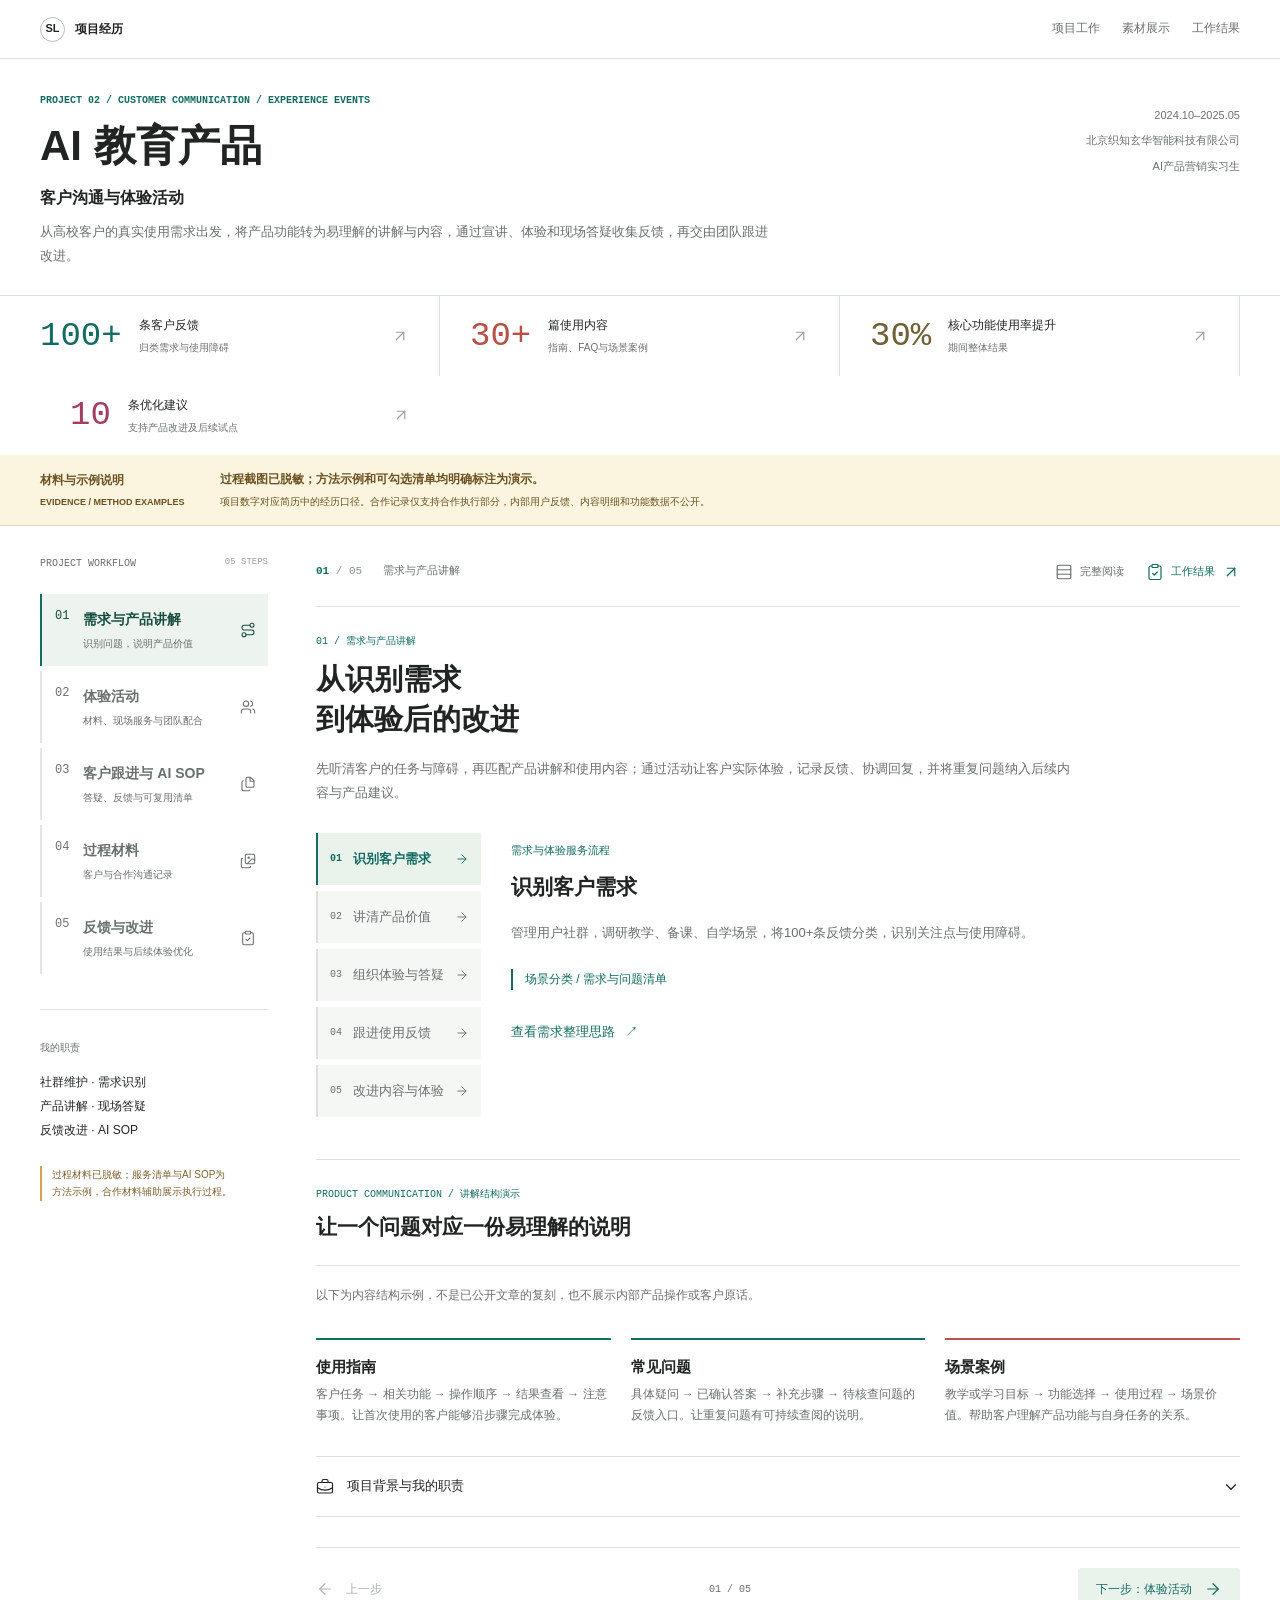
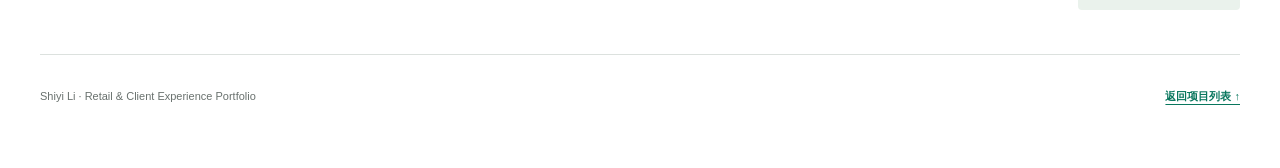
<file: projects/ai-education-partnership/case_study.html>
<!doctype html>
<html lang="zh-CN">
<head>
  <meta charset="UTF-8">
  <meta name="viewport" content="width=device-width, initial-scale=1">
  <meta name="description" content="AI教育客户沟通与体验活动：以客户需求调研为起点，通过产品讲解、使用内容和高校体验活动，跟进反馈并推动改进。">
  <title>AI教育客户沟通与体验活动 | Shiyi Li</title>
  <style>
    :root {
      --ink: #202e2a; --forest: #163c32; --green: #08765d; --blue: #245bd0;
      --pink: #b23768; --gold: #996014; --yellow: #ffe083; --muted: #5c6c66;
      --line: #d8e1dc; --soft: #f3f6f4; --paper: #fff;
    }
    * { box-sizing: border-box; }
    html { scroll-behavior: smooth; scroll-padding-top: 88px; }
    body { margin: 0; color: var(--ink); background: var(--paper); font: 16px/1.75 Inter, -apple-system, BlinkMacSystemFont, "Segoe UI", "PingFang SC", "Microsoft YaHei", sans-serif; letter-spacing: 0; }
    h1, h2, h3, h4, p, figure { margin: 0; }
    h1, h2, h3, h4 { line-height: 1.4; letter-spacing: 0; text-wrap: balance; }
    p { overflow-wrap: anywhere; }
    a { color: inherit; text-underline-offset: 4px; }
    img { display: block; max-width: 100%; height: auto; }
    button { font: inherit; cursor: pointer; touch-action: manipulation; }
    button, a { -webkit-tap-highlight-color: transparent; }
    [hidden] { display: none !important; }
    :focus-visible { outline: 3px solid var(--pink); outline-offset: 5px; }
    .mono { font-family: "SFMono-Regular", Consolas, monospace; font-variant-numeric: tabular-nums; }
    .wrap { width: min(1180px, calc(100% - 64px)); margin-inline: auto; }
    .skip-link { position: fixed; z-index: 100; top: 8px; left: 12px; transform: translateY(-150%); padding: 8px 12px; background: #fff; }
    .skip-link:focus { transform: none; }
    .topbar { position: sticky; top: 0; z-index: 30; min-height: 64px; display: flex; align-items: center; justify-content: space-between; gap: 24px; padding: 0 max(32px, calc((100% - 1180px) / 2)); background: #163c32fa; color: #fff; border-bottom: 1px solid #ffffff26; }
    .brand { display: inline-flex; align-items: center; gap: 10px; text-decoration: none; font-size: 13px; font-weight: 700; white-space: nowrap; }
    .brand-mark { display: grid; place-items: center; width: 28px; height: 28px; border: 1px solid #ffffff80; border-radius: 50%; font-size: 11px; }
    .topnav { display: flex; gap: 22px; overflow: auto; scrollbar-width: none; }
    .topnav::-webkit-scrollbar { display: none; }
    .topnav a { display: inline-flex; align-items: center; flex-shrink: 0; min-height: 44px; color: #d1e2da; font-size: 12px; text-decoration: none; border-bottom: 2px solid transparent; }
    .topnav a:hover, .topnav a[aria-current="location"] { color: #fff; border-bottom-color: var(--yellow); }
    .topnav .privacy-link { color: var(--yellow); font-weight: 750; }
    .hero { position: relative; isolation: isolate; color: #fff; background: var(--forest); }
    .hero::before { content: ""; position: absolute; inset: 0; z-index: -1; background: linear-gradient(90deg, #102b24fa 0%, #102b24ec 43%, #102b2460 75%, #102b2438 100%), url("../../works/covers/ai-partnership.jpg") center / cover no-repeat; }
    .hero-inner { padding-block: 64px 54px; }
    .eyebrow { color: #ffdf8a; font-size: 11px; font-weight: 750; margin-bottom: 22px; }
    h1 { max-width: 790px; font-size: 56px; font-weight: 850; line-height: 1.22; }
    .hero-copy { max-width: 630px; margin-top: 25px; color: #e2eee7; font-size: 17px; line-height: 1.9; }
    .hero-meta { display: flex; flex-wrap: wrap; gap: 8px 24px; margin-top: 30px; color: #e0e9e3; font-size: 12px; }
    .hero-meta span { padding-left: 10px; border-left: 2px solid #ffdf8a; }
    .hero-foot { display: flex; justify-content: space-between; align-items: center; gap: 24px; margin-top: 38px; padding-top: 20px; border-top: 1px solid #ffffff40; }
    .hero-foot p { color: #d1e2da; font-size: 12px; }
    .hero-foot a { display: inline-flex; gap: 18px; align-items: center; min-height: 44px; color: #ffdf8a; font-size: 13px; font-weight: 700; text-decoration: none; }
    .confidential { background: var(--yellow); color: #362807; border-bottom: 1px solid #d9b759; scroll-margin-top: 0; }
    .confidential-inner { display: grid; grid-template-columns: 220px 1fr; gap: 40px; padding-block: 25px; align-items: center; }
    .confidential-label { display: block; font-size: 19px; line-height: 1.4; }
    .confidential-label small { display: block; margin-top: 7px; font-size: 10px; font-weight: 650; }
    .confidential-copy strong { display: block; font-size: 16px; }
    .confidential-copy p { margin-top: 5px; font-size: 12px; }
    .band { border-bottom: 1px solid var(--line); }
    .band.soft { background: var(--soft); }
    .section { padding-block: 76px; scroll-margin-top: 16px; }
    .section-head { display: grid; grid-template-columns: minmax(0, .85fr) minmax(0, 1.15fr); align-items: start; gap: 70px; margin-bottom: 36px; }
    .index { margin-bottom: 12px; color: var(--green); font-size: 11px; font-weight: 750; }
    h2 { font-size: 36px; font-weight: 800; }
    h3 { font-size: 21px; }
    .section-intro { padding-top: 3px; font-size: 15px; color: var(--muted); line-height: 1.95; }
    .section-intro p + p { margin-top: 12px; }
    .work-grid { display: grid; grid-template-columns: repeat(4, minmax(0, 1fr)); gap: 26px; }
    .work-item { --accent: var(--green); padding-top: 24px; border-top: 3px solid var(--accent); }
    .work-item:nth-child(2) { --accent: var(--blue); }
    .work-item:nth-child(3) { --accent: var(--pink); }
    .work-item:nth-child(4) { --accent: var(--gold); }
    .work-number { display: block; color: var(--accent); font: 42px/1.1 "SFMono-Regular", Consolas, monospace; margin-bottom: 19px; }
    .work-item p { margin-top: 12px; font-size: 13px; color: var(--muted); }
    .timeline { display: grid; grid-template-columns: repeat(4, minmax(0, 1fr)); gap: 22px; padding: 0; margin: 0; list-style: none; }
    .stage { --accent: var(--green); position: relative; min-width: 0; padding-top: 29px; }
    .stage:nth-child(2) { --accent: var(--blue); }
    .stage:nth-child(3) { --accent: var(--pink); }
    .stage:nth-child(4) { --accent: var(--gold); }
    .stage::before { content: ""; position: absolute; top: 0; left: 0; right: -22px; height: 3px; background: var(--accent); }
    .stage:last-child::before { right: 0; }
    .stage:not(:last-child)::after { content: "→"; position: absolute; top: -18px; right: -18px; color: var(--accent); background: var(--soft); font-size: 23px; padding-inline: 4px; }
    .stage-top { display: flex; align-items: center; justify-content: space-between; gap: 14px; color: var(--accent); }
    .stage-top strong { font: 48px/1 "SFMono-Regular", Consolas, monospace; }
    .stage-top span { font-size: 10px; font-weight: 750; }
    .stage h3 { font-size: 20px; margin-top: 22px; min-height: 57px; }
    .stage p { min-height: 80px; margin-top: 12px; color: var(--muted); font-size: 13px; }
    .stage-output { min-height: 88px; padding-block: 17px; margin-top: 16px; border-top: 1px solid var(--line); }
    .stage-output small { display: block; font-size: 10px; color: var(--muted); margin-bottom: 5px; }
    .stage-output strong { display: block; font-size: 12px; font-weight: 650; }
    .stage a { display: inline-flex; min-height: 44px; align-items: center; gap: 14px; font-size: 12px; color: var(--accent); text-decoration: none; border-bottom: 1px solid currentColor; }
    .stage a:hover { background: #e5ece8; }
    .collaboration-map { display: grid; grid-template-columns: minmax(0, .8fr) minmax(0, 1fr) minmax(0, 1.25fr); gap: 62px; align-items: center; padding-block: 24px; }
    .partner { position: relative; border-block: 2px solid var(--blue); padding-block: 27px; }
    .map-label { display: block; color: var(--blue); font-size: 10px; font-weight: 750; margin-bottom: 14px; }
    .partner h3 { font-size: 24px; }
    .partner p { color: var(--muted); font-size: 13px; margin-top: 12px; }
    .partner::after { content: "⇄"; position: absolute; right: -46px; top: 50%; transform: translateY(-50%); color: var(--green); font-size: 25px; }
    .my-role { position: relative; padding: 30px 26px; background: var(--forest); color: #fff; border-radius: 4px; }
    .my-role .map-label { color: #a7e6c8; }
    .my-role h3 { font-size: 25px; line-height: 1.5; }
    .my-role ul { list-style: none; margin: 22px 0 0; padding: 0; color: #d8e9df; font-size: 13px; }
    .my-role li { padding-block: 8px; border-top: 1px solid #ffffff2b; }
    .my-role::after { content: ""; position: absolute; width: 31px; height: 1px; right: -31px; top: 50%; background: #95aea0; }
    .teams { display: grid; gap: 12px; position: relative; }
    .teams::before { content: ""; position: absolute; left: -32px; top: 47px; bottom: 47px; border-left: 1px solid #95aea0; }
    .team { --accent: var(--blue); position: relative; display: grid; grid-template-columns: 35px 1fr; gap: 12px; min-height: 94px; align-items: center; padding: 15px 18px; background: var(--soft); border-left: 3px solid var(--accent); }
    .team:nth-child(2) { --accent: var(--green); }
    .team:nth-child(3) { --accent: var(--pink); }
    .team:nth-child(4) { --accent: var(--gold); }
    .team::before { content: ""; position: absolute; left: -32px; width: 29px; top: 50%; height: 1px; background: #95aea0; }
    .team > span { color: var(--accent); font-size: 12px; }
    .team h4 { font-size: 15px; }
    .team p { color: var(--muted); font-size: 12px; margin-top: 4px; }
    .map-note { margin-top: 22px; padding-top: 19px; border-top: 1px solid var(--line); color: var(--muted); font-size: 12px; }
    .followup-table { border-top: 2px solid var(--ink); }
    .followup-row { display: grid; grid-template-columns: .65fr 1.2fr 1.15fr; gap: 36px; align-items: baseline; padding: 23px 0; border-bottom: 1px solid var(--line); }
    .followup-row.header { padding-block: 12px; font-size: 11px; color: var(--muted); }
    .followup-row h3 { font-size: 16px; }
    .followup-row h3 span { font-size: 11px; color: var(--green); margin-right: 10px; }
    .followup-row p { font-size: 13px; color: var(--muted); }
    .followup-row p:last-child { color: var(--ink); }
    .followup-label { display: none; }
    .records { display: grid; grid-template-columns: repeat(3, minmax(0, 1fr)); gap: 30px; margin-top: 32px; }
    .record { padding-top: 16px; border-top: 3px solid var(--green); }
    .record:nth-child(2) { border-top-color: var(--blue); }
    .record:nth-child(3) { border-top-color: var(--pink); }
    .record h4 { font-size: 15px; }
    .record p { margin-top: 7px; font-size: 12px; color: var(--muted); }
    .evidence-notice { display: flex; align-items: baseline; gap: 24px; padding: 17px 22px; margin-bottom: 32px; color: #362807; background: var(--yellow); border-left: 4px solid #ae790b; }
    .evidence-notice strong { flex-shrink: 0; font-size: 14px; }
    .evidence-notice p { font-size: 12px; }
    .evidence-grid { display: grid; grid-template-columns: repeat(6, minmax(0, 1fr)); gap: 38px 26px; }
    .evidence { grid-column: span 2; min-width: 0; scroll-margin-top: 108px; }
    .evidence:nth-child(-n+2) { grid-column: span 3; }
    .evidence:target { outline: 3px solid var(--green); outline-offset: 10px; }
    .evidence-heading { display: flex; align-items: baseline; justify-content: space-between; gap: 12px; padding-bottom: 12px; }
    .evidence-heading span { font-size: 12px; color: var(--green); font-weight: 750; }
    .evidence-heading time { font-size: 11px; color: var(--muted); }
    .evidence-frame { display: block; position: relative; aspect-ratio: 4 / 3; overflow: hidden; background: #eef0ef; border: 1px solid var(--line); cursor: zoom-in; }
    .evidence:nth-child(-n+2) .evidence-frame { aspect-ratio: 1.9 / 1; }
    .evidence-frame img { width: 100%; height: 100%; object-fit: contain; }
    .evidence-frame:hover { outline: 3px solid var(--green); outline-offset: -3px; }
    .evidence figcaption { margin-top: 16px; padding-top: 15px; border-top: 1px solid var(--line); }
    .evidence figcaption strong { display: block; font-size: 16px; }
    .evidence figcaption p { font-size: 12px; color: var(--muted); margin-top: 7px; }
    .outcomes-band { color: #fff; background: var(--forest); }
    .outcomes-band .index { color: #a7e6c8; }
    .outcomes-band .section-intro { color: #d1e2d9; }
    .outcome-grid { display: grid; grid-template-columns: repeat(3, minmax(0, 1fr)); border-block: 1px solid #ffffff42; }
    .outcome { padding: 30px 28px; }
    .outcome:first-child { padding-left: 0; }
    .outcome + .outcome { border-left: 1px solid #ffffff42; }
    .outcome span { font-size: 10px; color: #ffdf8a; }
    .outcome h3 { font-size: 23px; margin-top: 26px; }
    .outcome p { font-size: 13px; margin-top: 12px; color: #d1e2d9; }
    .signing-evidence { width: min(820px, 100%); margin: 32px auto 0; }
    .signing-evidence .evidence-frame { aspect-ratio: 1188 / 573; border-color: #ffffff42; }
    .signing-evidence figcaption { padding-top: 14px; }
    .signing-evidence figcaption strong { font-size: 16px; }
    .signing-evidence figcaption p { margin-top: 4px; color: #d1e2d9; font-size: 13px; }
    .contribution { display: flex; gap: 26px; margin-top: 30px; align-items: baseline; }
    .contribution strong { flex-shrink: 0; color: #ffdf8a; font-size: 13px; }
    .contribution p { color: #d1e2d9; font-size: 13px; }
    .footer { padding-block: 26px; color: var(--muted); font-size: 11px; }
    .footer .wrap { display: flex; align-items: center; justify-content: space-between; gap: 20px; }
    .footer a { display: inline-flex; align-items: center; min-height: 44px; color: var(--green); font-weight: 700; }
    .lightbox { width: min(1320px, calc(100% - 40px)); max-width: none; height: min(920px, calc(100dvh - 40px)); max-height: none; margin: auto; padding: 0; border: 1px solid #ffffff4a; border-radius: 6px; background: #172a23; color: #fff; }
    .lightbox::backdrop { background: #081510e8; }
    .lightbox[open] { display: grid; grid-template-rows: auto auto minmax(0, 1fr) auto; }
    .lightbox-head { display: flex; align-items: center; justify-content: space-between; gap: 18px; padding: 12px 18px; }
    .lightbox-head h2 { font-size: 16px; }
    .icon-button { display: grid; place-items: center; width: 44px; height: 44px; flex-shrink: 0; padding: 0; border: 1px solid #ffffff55; border-radius: 4px; background: transparent; color: #fff; font-size: 25px; }
    .icon-button:hover:not(:disabled) { background: #ffffff20; }
    .icon-button:disabled { opacity: .3; cursor: default; }
    .lightbox-disclosure { padding: 8px 18px; color: #362807; background: var(--yellow); font-size: 12px; font-weight: 650; }
    .lightbox-visual { min-height: 0; display: grid; place-items: center; padding: 14px; }
    .lightbox-visual img { width: 100%; height: 100%; min-height: 0; object-fit: contain; }
    .lightbox-footer { display: grid; grid-template-columns: 44px minmax(0, 1fr) 44px; gap: 18px; align-items: center; padding: 12px 18px; border-top: 1px solid #ffffff30; }
    .lightbox-caption { min-width: 0; text-align: center; }
    .lightbox-caption p { color: #d1e2d9; font-size: 12px; }
    .lightbox-caption a { display: inline-flex; align-items: center; min-height: 32px; font-size: 11px; color: #ffdf8a; }
    @media (max-width: 1000px) {
      h1 { font-size: 48px; max-width: 720px; } h2 { font-size: 32px; }
      .topnav { gap: 16px; } .brand { font-size: 12px; }
      .section-head { gap: 36px; }
      .confidential-inner { grid-template-columns: 190px 1fr; gap: 26px; }
      .work-grid { gap: 22px; } .work-item h3 { font-size: 19px; }
      .timeline { gap: 18px; } .stage::before { right: -18px; }
      .stage h3 { font-size: 18px; min-height: 51px; } .stage p { min-height: 104px; }
      .collaboration-map { gap: 42px; } .partner::after { right: -34px; }
      .my-role { padding: 24px 20px; } .my-role h3 { font-size: 22px; }
      .my-role::after { right: -21px; width: 21px; } .teams::before { left: -22px; }
      .team { padding-inline: 14px; grid-template-columns: 24px 1fr; gap: 8px; }
      .team::before { width: 19px; left: -22px; }
      .evidence-grid { gap: 30px 22px; } .evidence { grid-column: span 3; }
      .outcome h3 { font-size: 21px; } .outcome { padding-inline: 20px; }
    }
    @media (max-width: 760px) {
      html { scroll-padding-top: 104px; }
      .wrap { width: calc(100% - 36px); }
      .topbar { flex-direction: column; align-items: stretch; gap: 0; padding: 12px 18px 0; }
      .brand { font-size: 12px; } .brand-mark { width: 24px; height: 24px; }
      .topnav { width: 100%; gap: 21px; } .topnav a { font-size: 11px; }
      .hero-inner { padding-block: 38px 28px; }
      .hero::before { background-image: linear-gradient(90deg, #102b24ef 0%, #102b24e0 50%, #102b2490 100%), url("../../works/covers/ai-partnership.jpg"); background-position: center, 62% center; }
      h1 { font-size: 34px; line-height: 1.3; }
      .eyebrow { font-size: 10px; margin-bottom: 16px; }
      .hero-copy { font-size: 14px; margin-top: 20px; }
      .hero-meta { margin-top: 20px; gap: 8px 18px; font-size: 10px; }
      .hero-foot { margin-top: 25px; padding-top: 12px; gap: 16px; }
      .hero-foot p { max-width: 190px; font-size: 10px; } .hero-foot a { font-size: 11px; gap: 8px; flex-shrink: 0; }
      .confidential-inner { grid-template-columns: 1fr; padding-block: 21px; gap: 12px; }
      .confidential-label { font-size: 18px; }
      .confidential-label small { display: none; }
      .confidential-copy strong { font-size: 14px; } .confidential-copy p { font-size: 11px; }
      .section { padding-block: 50px; }
      .section-head { grid-template-columns: 1fr; gap: 18px; margin-bottom: 28px; }
      .section-intro { font-size: 14px; } h2 { font-size: 29px; }
      .index { font-size: 10px; margin-bottom: 10px; }
      .work-grid { grid-template-columns: repeat(2, minmax(0, 1fr)); gap: 28px 24px; }
      .work-item { padding-top: 17px; } .work-number { font-size: 33px; margin-bottom: 12px; }
      .work-item h3 { font-size: 19px; } .work-item p { font-size: 12px; margin-top: 8px; }
      .timeline { grid-template-columns: 1fr; gap: 0; }
      .stage { padding: 0 0 30px 63px; margin-left: 9px; border-left: 2px solid var(--accent); }
      .stage:last-child { padding-bottom: 0; }
      .stage::before { display: none; }
      .stage:not(:last-child)::after { content: "↓"; left: -11px; right: auto; top: auto; bottom: 5px; padding: 0; font-size: 22px; }
      .stage-top strong { position: absolute; left: 15px; top: 3px; font-size: 25px; }
      .stage-top span { font-size: 10px; }
      .stage h3 { margin-top: 7px; font-size: 20px; min-height: 0; }
      .stage p { min-height: 0; margin-top: 10px; font-size: 13px; }
      .stage-output { min-height: 0; padding-block: 12px 0; margin-top: 12px; }
      .stage a { margin-top: 8px; font-size: 11px; }
      .collaboration-map { grid-template-columns: 1fr; gap: 38px; padding: 0; }
      .partner { padding-block: 19px; } .partner h3 { font-size: 23px; }
      .map-label { margin-bottom: 10px; }
      .partner::after { content: "↕"; top: auto; bottom: -36px; left: 28px; right: auto; transform: none; }
      .my-role { padding: 24px; } .my-role h3 { font-size: 24px; }
      .my-role h3 br { display: none; }
      .my-role ul { display: flex; flex-wrap: wrap; gap: 8px 22px; margin-top: 15px; }
      .my-role li { font-size: 12px; }
      .my-role::after { top: 100%; right: auto; left: 40px; width: 1px; height: 38px; }
      .teams { margin-left: 62px; }
      .teams::before { top: 0; left: -22px; bottom: 47px; }
      .team { grid-template-columns: 25px 1fr; min-height: 94px; padding: 15px 13px; }
      .team h4 { font-size: 14px; } .team p { font-size: 11px; }
      .map-note { margin-top: 25px; font-size: 11px; }
      .followup-row { grid-template-columns: 1fr; gap: 10px; padding-block: 22px; }
      .followup-row.header { display: none; }
      .followup-row p { display: grid; grid-template-columns: 68px 1fr; gap: 15px; font-size: 12px; }
      .followup-label { display: inline; color: var(--muted); font-size: 11px; }
      .records { grid-template-columns: 1fr; gap: 20px; }
      .record { display: grid; grid-template-columns: 100px 1fr; gap: 18px; }
      .record h4 { font-size: 14px; } .record p { margin: 0; }
      .evidence-notice { display: block; padding: 15px 17px; margin-bottom: 27px; }
      .evidence-notice p { margin-top: 6px; font-size: 11px; }
      .evidence-grid { grid-template-columns: 1fr; gap: 30px; }
      .evidence, .evidence:nth-child(-n+2) { grid-column: auto; }
      .evidence-heading { padding-bottom: 9px; }
      .evidence figcaption { margin-top: 12px; padding-top: 12px; }
      .outcome-grid { grid-template-columns: 1fr; }
      .outcome, .outcome:first-child { padding: 23px 0; }
      .outcome + .outcome { border-left: 0; border-top: 1px solid #ffffff42; }
      .outcome h3 { margin-top: 10px; font-size: 23px; } .outcome p { margin-top: 8px; }
      .contribution { display: block; margin-top: 25px; } .contribution p { margin-top: 10px; font-size: 12px; }
      .footer .wrap { flex-direction: column; align-items: flex-start; gap: 5px; }
      .lightbox { width: calc(100% - 16px); height: calc(100dvh - 24px); }
      .lightbox-head { padding: 10px 12px; gap: 12px; } .lightbox-head h2 { font-size: 14px; }
      .lightbox-disclosure { padding: 8px 12px; font-size: 11px; }
      .lightbox-visual { padding: 8px; }
      .lightbox-footer { gap: 10px; padding: 12px; } .lightbox-caption p { font-size: 11px; }
    }

    .pilot-detail { margin-top: 32px; }
    .pilot-workflow { padding-top: 24px; }
    .pilot-photo { width: min(720px, 100%); margin: 28px auto 0; }
    .pilot-photo img { width: 100%; border-radius: 4px; }
    .pilot-photo figcaption { margin-top: 8px; color: var(--muted); font-size: 12px; }
    .sop-demo { margin-top: 36px; padding-top: 26px; border-top: 1px solid var(--line); }
    .sop-demo-head { display: flex; gap: 26px; justify-content: space-between; align-items: start; }
    .sop-demo-head h3 { font-size: 24px; }
    .sop-demo-head p:not(.index) { max-width: 720px; margin-top: 10px; color: var(--muted); font-size: 13px; }
    .sop-progress-wrap { display: grid; gap: 8px; justify-items: end; flex-shrink: 0; }
    .sop-progress { padding: 8px 13px; border-radius: 4px; color: var(--forest); background: #e4eee7; font-size: 12px; font-weight: 700; white-space: nowrap; }
    .sop-reset { padding: 6px 10px; border: 1px solid var(--line); border-radius: 4px; color: var(--green); background: transparent; font-size: 12px; }
    .sop-reset:hover { background: #e4eee7; }
    .sop-cards { margin-top: 26px; }
    .sop-cards .work-number { font-size: 28px; margin-bottom: 14px; }
    .sop-cards h3 { font-size: 18px; }
    .sop-check { display: flex; gap: 9px; align-items: start; margin-top: 13px; font-size: 12px; color: var(--ink); cursor: pointer; line-height: 1.7; }
    .sop-check input { width: 16px; height: 16px; margin: 3px 0 0; accent-color: var(--green); flex-shrink: 0; cursor: pointer; }
    .sop-check:has(input:checked) span { color: var(--green); }
    @media (max-width: 760px) { .sop-demo-head { flex-direction: column; gap: 18px; } .sop-progress-wrap { grid-template-columns: auto auto; justify-items: start; align-items: center; } }
    @media (prefers-reduced-motion: reduce) { html { scroll-behavior: auto; } }
  </style>
  <link rel="stylesheet" href="../ai-news-dashboard/case-study-workspace.css">
  <link rel="stylesheet" href="../project-workspace.css">
  <link rel="stylesheet" href="../market-workspace.css">
</head>
<body>
  <a class="skip-link" href="#journey">跳至项目内容</a>
  <header class="topbar">
    <a class="brand" href="../../index.html#projects" aria-label="返回作品集项目列表"><span class="brand-mark">SL</span><span>Shiyi Li · Retail &amp; Client Experience</span></a>
    <nav class="topnav" aria-label="页面导航">
      <a href="#overview">我的工作</a><a href="#journey">服务路径</a><a href="#collaboration">体验活动</a><a href="#followup">反馈跟进</a><a href="#evidence">过程材料</a><a href="#outcome">改进复盘</a><a class="privacy-link" href="#confidential">材料说明</a>
    </nav>
  </header>
  <main>
    <section class="hero" aria-labelledby="project-title">
      <div class="wrap hero-inner">
        <p class="eyebrow">PROJECT 02 / CLIENT COMMUNICATION · EXPERIENCE EVENTS</p>
        <h1 id="project-title">AI教育客户沟通<br>与体验活动</h1>
        <p class="hero-copy">从高校客户的真实使用需求出发，将产品功能转为易理解的讲解与内容，通过宣讲、体验和现场答疑收集反馈，再交由团队跟进改进。</p>
        <div class="hero-meta"><span>2024.10–2025.05</span><span>北京织知玄华智能科技有限公司</span><span>AI产品营销实习生</span></div>
        <div class="hero-foot"><p>客户洞察 / 产品讲解 / 体验服务 / 反馈闭环</p><a href="#journey">查看服务路径 <span aria-hidden="true">↓</span></a></div>
      </div>
    </section>
    <aside class="confidential" id="confidential" aria-labelledby="confidential-title">
      <div class="wrap confidential-inner">
        <strong class="confidential-label" id="confidential-title">材料与示例说明<small>EVIDENCE / METHOD EXAMPLES</small></strong>
        <div class="confidential-copy"><strong>过程截图已脱敏；方法示例和可勾选清单均明确标注为演示。</strong><p>项目数字对应简历中的经历口径。合作记录仅支持合作执行部分，内部用户反馈、内容明细和功能数据不公开。</p></div>
      </div>
    </aside>

    <div class="band">
      <section class="wrap section" id="overview" aria-labelledby="overview-title">
        <div class="section-head">
          <div><p class="index">01 / 项目背景与职责</p><h2 id="overview-title">先了解客户<br>再讲清产品价值</h2></div>
          <div class="section-intro"><p>在北京织知玄华智能科技有限公司担任AI产品营销实习生期间，服务高校教学、备课、自学等不同使用场景。客户是否理解功能、能否完成首次使用，以及体验后能否获得有效回复，是贯穿沟通与活动的重点。</p><p>我的工作覆盖用户社群、需求调研、公众号内容、高校宣讲与体验活动，并协助东南亚合作对接。线上说明、现场讲解和后续反馈围绕同一批客户需求衔接。</p></div>
        </div>
        <div class="work-grid" aria-label="项目背景、目标、行动与结果">
          <article class="work-item"><span class="work-number">S</span><h3>客户场景有差异</h3><p>师生在教学、备课和自学中关注的功能不同，通用介绍难以回答具体的使用疑问。</p></article>
          <article class="work-item"><span class="work-number">T</span><h3>让产品容易理解</h3><p>识别客户需求，将产品功能讲成具体使用价值，准备能够支持自助查阅与现场答疑的资料。</p></article>
          <article class="work-item"><span class="work-number">A</span><h3>连接内容与体验</h3><p>管理社群、分类反馈，建设公众号内容，组织高校宣讲与体验；将待确认问题交由产品和业务团队跟进。</p></article>
          <article class="work-item"><span class="work-number">R</span><h3>用反馈推动改进</h3><p>汇总100+条反馈、输出30+篇使用内容，期间核心功能使用率提升30%；提出10条优化建议，支持后续试点。</p></article>
        </div>
        <details class="evidence-drawer pilot-detail">
          <summary><span>客户洞察如何影响讲解重点 <small>方法示例</small></span><span aria-hidden="true">＋</span></summary>
          <p class="map-note">以下展示按场景整理需求的方法，属于作品集演示，不是客户原话或内部调研明细。</p>
          <div class="work-grid pilot-workflow">
            <article class="work-item"><h3>教学场景</h3><p>先确认课堂任务与教师关注点，再选择相关功能和教师案例，说明功能与任务之间的关系。</p></article>
            <article class="work-item"><h3>备课场景</h3><p>先了解材料准备需求，再用示例讲解操作顺序，将关键步骤补充进指南或FAQ。</p></article>
            <article class="work-item"><h3>自学场景</h3><p>先了解学习任务与使用障碍，再演示入口、输入和结果查看，帮助用户完成一次体验。</p></article>
            <article class="work-item"><h3>共同检查点</h3><p>讲解后确认客户是否理解；遇到未确认问题，记录、转交对应团队并跟进回复。</p></article>
          </div>
        </details>
      </section>
    </div>

    <div class="band soft">
      <section class="wrap section" id="journey" aria-labelledby="journey-title">
        <div class="section-head">
          <div><p class="index">02 / 客户沟通闭环</p><h2 id="journey-title">从识别需求<br>到体验后的改进</h2></div>
          <p class="section-intro">先听清客户的任务与障碍，再匹配产品讲解和使用内容；通过活动让客户实际体验，记录反馈、协调回复，并将重复问题纳入后续内容与产品建议。</p>
        </div>
        <ol class="timeline" aria-label="五阶段客户沟通与体验路径">
          <li class="stage"><div class="stage-top"><strong>01</strong><span>NEEDS</span></div><h3>识别客户需求</h3><p>管理用户社群，调研教学、备课、自学场景，将100+条反馈分类，识别关注点与使用障碍。</p><div class="stage-output"><small>对应产出</small><strong>场景分类 / 需求与问题清单</strong></div><a href="#overview">查看需求整理思路 <span aria-hidden="true">↗</span></a></li>
          <li class="stage"><div class="stage-top"><strong>02</strong><span>EXPLAIN</span></div><h3>讲清产品价值</h3><p>学习产品功能并准备场景讲解，从0到1建设公众号，输出30+篇使用指南、FAQ及案例，回应具体需求。</p><div class="stage-output"><small>对应产出</small><strong>使用指南 / FAQ / 场景案例</strong></div><a href="#product-examples">查看讲解结构示例 <span aria-hidden="true">↗</span></a></li>
          <li class="stage"><div class="stage-top"><strong>03</strong><span>EXPERIENCE</span></div><h3>组织体验与答疑</h3><p>对接高校，安排宣讲与体验流程，协同准备演示和案例材料，负责现场组织及使用答疑。</p><div class="stage-output"><small>对应产出</small><strong>活动流程 / 演示资料 / 现场问题</strong></div><a href="#collaboration">查看活动执行 <span aria-hidden="true">↗</span></a></li>
          <li class="stage"><div class="stage-top"><strong>04</strong><span>FOLLOW-UP</span></div><h3>跟进使用反馈</h3><p>区分已确认答案和待核查问题，将反馈转交产品或业务团队；更新回复与后续待办，支持客户继续使用。</p><div class="stage-output"><small>对应产出</small><strong>反馈分类 / 回复记录 / 跟进清单</strong></div><a href="#followup">查看跟进检查清单 <span aria-hidden="true">↗</span></a></li>
          <li class="stage"><div class="stage-top"><strong>05</strong><span>IMPROVE</span></div><h3>改进内容与体验</h3><p>把重复疑问补充到内容，将体验问题整理为10条优化建议，为产品改进和后续高校试点提供参考。</p><div class="stage-output"><small>阶段结果</small><strong>内容补充 / 优化建议 / 后续试点支持</strong></div><a href="#outcome">查看结果与下一步 <span aria-hidden="true">↗</span></a></li>
        </ol>
        <div id="product-examples" class="sop-demo" aria-labelledby="product-examples-title">
          <p class="index">PRODUCT COMMUNICATION / 讲解结构演示</p><h3 id="product-examples-title">让一个问题对应一份易理解的说明</h3>
          <p class="map-note">以下为内容结构示例，不是已公开文章的复刻，也不展示内部产品操作或客户原话。</p>
          <div class="records" aria-label="产品讲解与内容结构示例">
            <article class="record"><h4>使用指南</h4><p>客户任务 → 相关功能 → 操作顺序 → 结果查看 → 注意事项。让首次使用的客户能够沿步骤完成体验。</p></article>
            <article class="record"><h4>常见问题</h4><p>具体疑问 → 已确认答案 → 补充步骤 → 待核查问题的反馈入口。让重复问题有可持续查阅的说明。</p></article>
            <article class="record"><h4>场景案例</h4><p>教学或学习目标 → 功能选择 → 使用过程 → 场景价值。帮助客户理解产品功能与自身任务的关系。</p></article>
          </div>
        </div>
      </section>
    </div>

    <div class="band">
      <section class="wrap section" id="collaboration" aria-labelledby="collaboration-title">
        <div class="section-head">
          <div><p class="index">03 / 活动执行与合作对接</p><h2 id="collaboration-title">准备好体验<br>接住现场问题</h2></div>
          <p class="section-intro">高校活动将线上介绍变成实际体验。我对接高校、安排流程，并协同产品和业务团队准备演示、FAQ、教师案例及课程材料；现场组织与答疑之后，继续整理问题与跟进事项。</p>
        </div>
        <div class="collaboration-map" aria-label="高校客户需求与体验反馈连接产品、内容、活动和业务团队">
          <article class="partner"><span class="map-label">CLIENTS &amp; PARTNERS</span><h3>高校与合作方</h3><p>教学、备课、自学需求<br>体验安排与后续沟通</p></article>
          <article class="my-role"><span class="map-label">MY CONTRIBUTION / 我的工作</span><h3>准备体验<br>并跟进问题</h3><ul><li>了解需求与对接活动</li><li>准备演示及答疑资料</li><li>整理反馈与下一步</li></ul></article>
          <div class="teams">
            <article class="team"><span class="mono">01</span><div><h4>产品讲解准备</h4><p>协同产品团队确认功能与使用说明，准备演示和FAQ，遇到未确认问题记录后转交。</p></div></article>
            <article class="team"><span class="mono">02</span><div><h4>客户活动执行</h4><p>对接高校、安排活动流程，协同准备教师案例及课程材料，负责现场组织和使用答疑。</p></div></article>
            <article class="team"><span class="mono">03</span><div><h4>内容与反馈衔接</h4><p>将现场疑问与社群问题一起分类，补充指南、FAQ及场景内容，形成后续讲解依据。</p></div></article>
            <article class="team"><span class="mono">04</span><div><h4>合作执行跟进</h4><p>参与东南亚合作，梳理需求和双方分工，跟进协议签署及交接，协调产品与业务材料。</p></div></article>
          </div>
        </div>
        <p class="map-note">执行路径：明确客户关注点 → 对齐活动与材料 → 现场体验及答疑 → 整理反馈 → 协调回复和后续安排。</p>
        <details class="evidence-drawer pilot-detail">
          <summary><span>高校体验活动的工作检查点 <small>流程演示</small></span><span aria-hidden="true">＋</span></summary>
          <div class="work-grid pilot-workflow">
            <article class="work-item"><h3>会前对接</h3><p>确认活动安排、参与对象与客户关注点，列明材料需求及团队分工。</p></article>
            <article class="work-item"><h3>演示准备</h3><p>按使用场景组织产品演示，核对FAQ、教师案例和课程材料。</p></article>
            <article class="work-item"><h3>现场服务</h3><p>组织体验流程，回答已确认的使用问题，记录需要后续核查的反馈。</p></article>
            <article class="work-item"><h3>会后跟进</h3><p>分类问题、同步对应团队，将补充说明纳入内容，将改进建议用于后续试点准备。</p></article>
          </div>
          <figure class="pilot-photo"><img src="../../works/covers/education-pilot.png" alt="高校交流与产品演示活动场景" loading="lazy"><figcaption>高校交流与产品演示场景 · 展示活动背景，具体工作职责见正文。</figcaption></figure>
        </details>
      </section>
    </div>

    <div class="band soft">
      <section class="wrap section" id="followup" aria-labelledby="followup-title">
        <div class="section-head">
          <div><p class="index">04 / 反馈跟进与AI SOP</p><h2 id="followup-title">答疑之后<br>继续跟进客户体验</h2></div>
          <p class="section-intro">现场回答解决当下疑问，反馈分类帮助发现重复问题。用AI辅助整理记录与清单初稿，再人工核对产品说明、负责人和回复内容，形成可复用的客户跟进流程。</p>
        </div>
        <div class="followup-table" role="table" aria-label="客户体验反馈与后续跟进">
          <div class="followup-row header" role="row"><span role="columnheader">跟进事项</span><span role="columnheader">核对内容</span><span role="columnheader">我的工作</span></div>
          <div class="followup-row" role="row"><h3 role="rowheader"><span class="mono">01</span>需求与使用障碍</h3><p role="cell"><span class="followup-label">核对内容</span><span>客户场景、关注功能、疑问类型及影响使用的障碍。</span></p><p role="cell"><span class="followup-label">我的工作</span><span>汇总社群与调研反馈，分类整理100+条问题，确定内容和讲解重点。</span></p></div>
          <div class="followup-row" role="row"><h3 role="rowheader"><span class="mono">02</span>产品说明与材料</h3><p role="cell"><span class="followup-label">核对内容</span><span>使用步骤、已确认答案、场景案例与待补充说明。</span></p><p role="cell"><span class="followup-label">我的工作</span><span>整理指南、FAQ与场景内容，协同核对产品演示和活动资料。</span></p></div>
          <div class="followup-row" role="row"><h3 role="rowheader"><span class="mono">03</span>体验反馈与回复</h3><p role="cell"><span class="followup-label">核对内容</span><span>现场疑问、待核查问题、对应团队及后续回复内容。</span></p><p role="cell"><span class="followup-label">我的工作</span><span>整理问题并交由对应团队确认，将回复同步到后续沟通和内容更新。</span></p></div>
          <div class="followup-row" role="row"><h3 role="rowheader"><span class="mono">04</span>建议与后续试点</h3><p role="cell"><span class="followup-label">核对内容</span><span>重复问题、体验障碍、可补充内容与产品改进方向。</span></p><p role="cell"><span class="followup-label">我的工作</span><span>提出10条优化建议，补充使用说明，支持产品改进和后续高校试点。</span></p></div>
        </div>
        <div class="records" aria-label="客户服务可复用材料">
          <article class="record"><h4>需求分类框架</h4><p>按使用场景、功能疑问与体验障碍整理，帮助选择讲解重点。</p></article>
          <article class="record"><h4>答疑与反馈清单</h4><p>区分可直接解释的问题与待核查问题，记录回复与后续安排。</p></article>
          <article class="record"><h4>活动准备模板</h4><p>确认流程、分工、演示、FAQ和案例材料，让会前准备与会后跟进衔接。</p></article>
        </div>
        <div class="sop-demo" aria-labelledby="sop-demo-title">
          <div class="sop-demo-head"><div><p class="index">AI + SOP / 可操作的方法演示</p><h3 id="sop-demo-title">客户沟通与体验服务检查清单</h3><p>以下为作品集流程演示，可勾选查看进度，不记录真实客户信息。AI用于整理初稿，产品说明、客户回复和合作文件仍由人工及对应团队核对。</p></div><div class="sop-progress-wrap"><output class="sop-progress" aria-live="polite">0 / 8 已核对</output><button type="button" class="sop-reset">重新核对</button></div></div>
          <div class="work-grid sop-cards">
            <article class="work-item"><span class="work-number">01</span><h3>先确认需求</h3><p>产出：客户场景与疑问清单</p><label class="sop-check"><input type="checkbox"><span>客户任务与使用障碍已明确</span></label><label class="sop-check"><input type="checkbox"><span>需要重点讲解的功能已选择</span></label></article>
            <article class="work-item"><span class="work-number">02</span><h3>再准备讲解</h3><p>产出：演示、FAQ与案例资料</p><label class="sop-check"><input type="checkbox"><span>演示顺序与产品说明已核对</span></label><label class="sop-check"><input type="checkbox"><span>活动流程与团队分工已确认</span></label></article>
            <article class="work-item"><span class="work-number">03</span><h3>体验后跟进</h3><p>产出：现场答疑与反馈记录</p><label class="sop-check"><input type="checkbox"><span>已确认答案与待核查问题已区分</span></label><label class="sop-check"><input type="checkbox"><span>待核查问题已转交对应团队</span></label></article>
            <article class="work-item"><span class="work-number">04</span><h3>反馈用于改进</h3><p>产出：内容补充与优化建议</p><label class="sop-check"><input type="checkbox"><span>重复疑问已列入指南或FAQ更新</span></label><label class="sop-check"><input type="checkbox"><span>体验问题已整理为改进及后续安排</span></label></article>
          </div>
        </div>
      </section>
    </div>

    <div class="band">
      <section class="wrap section" id="evidence" aria-labelledby="evidence-title">
        <div class="section-head">
          <div><p class="index">05 / COOPERATION EVIDENCE</p><h2 id="evidence-title">合作执行的<br>沟通与文件记录</h2></div>
          <p class="section-intro">保留五份已脱敏材料，展示东南亚合作中信息同步、方案反馈与文件跟进。它们对应简历的合作对接部分；客户调研、30+篇内容和功能使用率的内部明细不在本页公开。</p>
        </div>
        <aside class="evidence-notice" aria-label="过程材料说明"><strong>支持合作执行部分</strong><p>说明仅对应图片可见内容，文件发送记录不代表个人完成全部合作，也不作为用户使用率的证明。</p></aside>
        <div class="evidence-grid">
          <figure class="evidence" id="evidence-01"><div class="evidence-heading"><span class="mono">RECORD 01</span><time datetime="2025-01-14">2025.01.14</time></div><a class="evidence-frame" href="./assets/evidence-latest-01.jpg" target="_blank" rel="noopener" aria-label="查看初步信息同步原图" title="查看原图"><img src="./assets/evidence-latest-01.jpg" alt="已脱敏的初步信息同步记录，2025年1月14日" loading="lazy" width="1710" height="844"></a><figcaption><strong>初步信息同步</strong><p>同步已有合作信息，整理需要进一步确认的问题。</p></figcaption></figure>
          <figure class="evidence" id="evidence-02"><div class="evidence-heading"><span class="mono">RECORD 02</span><time datetime="2025-01-15">2025.01.15</time></div><a class="evidence-frame" href="./assets/evidence-latest-02.jpg" target="_blank" rel="noopener" aria-label="查看方案反馈与内部讨论原图" title="查看原图"><img src="./assets/evidence-latest-02.jpg" alt="已脱敏的方案反馈与内部讨论记录，2025年1月15日" loading="lazy" width="1569" height="765"></a><figcaption><strong>方案反馈与内部讨论</strong><p>围绕合作方案同步意见，跟进内部反馈。</p></figcaption></figure>
          <figure class="evidence" id="evidence-03"><div class="evidence-heading"><span class="mono">RECORD 03</span><time datetime="2025-02-05">2025.02.05</time></div><a class="evidence-frame" href="./assets/evidence-latest-03.jpg" target="_blank" rel="noopener" aria-label="查看合作事项沟通原图" title="查看原图"><img src="./assets/evidence-latest-03.jpg" alt="已脱敏的合作事项沟通记录，2025年2月5日" loading="lazy" width="1692" height="1336"></a><figcaption><strong>合作事项沟通</strong><p>整理商讨结果，汇总市场与后续合作相关意见。</p></figcaption></figure>
          <figure class="evidence" id="evidence-04"><div class="evidence-heading"><span class="mono">RECORD 04</span><time datetime="2025-02-20">2025.02.20</time></div><a class="evidence-frame" href="./assets/evidence-latest-04.jpg" target="_blank" rel="noopener" aria-label="查看文件核对与流程跟进原图" title="查看原图"><img src="./assets/evidence-latest-04.jpg" alt="已脱敏的文件发送与信息同步记录，2025年2月20日" loading="lazy" width="1688" height="942"></a><figcaption><strong>文件核对与流程跟进</strong><p>发送合作文件，同步待整理的信息与相关问题。</p></figcaption></figure>
          <figure class="evidence" id="evidence-05"><div class="evidence-heading"><span class="mono">RECORD 05</span><time datetime="2025-02-28">2025.02.28</time></div><a class="evidence-frame" href="./assets/evidence-latest-05.jpg" target="_blank" rel="noopener" aria-label="查看文件整理与信息同步原图" title="查看原图"><img src="./assets/evidence-latest-05.jpg" alt="已脱敏的文件整理、发送与存档记录，2025年2月28日" loading="lazy" width="1706" height="1238"></a><figcaption><strong>文件整理与信息同步</strong><p>整理并发送相关文件，配合查阅与存档。</p></figcaption></figure>
        </div>
      </section>
    </div>

    <div class="band outcomes-band">
      <section class="wrap section" id="outcome" aria-labelledby="outcome-title">
        <div class="section-head"><div><p class="index">06 / 工作结果与复盘</p><h2 id="outcome-title">让需求、体验<br>和改进形成闭环</h2></div><p class="section-intro">100+条反馈帮助识别讲解重点，30+篇内容支持理解与使用，宣讲和体验补充现场反馈；将问题整理为10条优化建议，再用于内容完善、产品改进及后续高校试点。</p></div>
        <div class="outcome-grid">
          <article class="outcome"><span>01 / INSIGHT &amp; CONTENT</span><h3>100+条反馈 / 30+篇内容</h3><p>管理社群并分类反馈，从0到1建设公众号；使用指南、FAQ与场景案例围绕客户需求组织。</p></article>
          <article class="outcome"><span>02 / USAGE</span><h3>核心功能使用率提升30%</h3><p>对应简历中的实习期间变化，保留原稿“提升30%”口径；为同期项目结果，未将全部变化归因于个人内容工作。</p></article>
          <article class="outcome"><span>03 / NEXT EXPERIENCE</span><h3>提出10条优化建议</h3><p>结合客户行为与体验反馈整理建议，支持产品改进和后续高校试点；建议数量不代表全部已实施。</p></article>
        </div>
        <details class="evidence-drawer pilot-detail">
          <summary><span>合作执行的补充材料：签约现场</span><span aria-hidden="true">＋</span></summary>
          <figure class="signing-evidence">
            <a class="evidence-frame" href="./assets/06-signing.jpg" target="_blank" rel="noopener" aria-label="查看合作签约仪式现场原图" title="查看原图"><img src="./assets/06-signing.jpg" alt="已脱敏的合作签约仪式现场合影" loading="lazy" width="1188" height="573"></a>
            <figcaption><strong>合作签约仪式现场</strong><p>展示合作项目的团队阶段结果。我的参与范围是需求及分工整理、材料协同、签署跟进和项目交接。</p></figcaption>
          </figure>
        </details>
        <div class="contribution"><strong>经验沉淀</strong><p>客户沟通需要先识别需求，再选择讲解内容；体验服务需要接住疑问，并让反馈有回复和下一步。AI辅助整理内容与清单，支持同一套流程用于后续沟通和活动准备。</p></div>
      </section>
    </div>
  </main>
  <footer class="footer"><div class="wrap"><span>Shiyi Li · Retail &amp; Client Experience Portfolio</span><a href="../../index.html#projects">返回项目列表 ↑</a></div></footer>

  <dialog class="lightbox" aria-labelledby="lightbox-title" aria-describedby="lightbox-disclosure">
    <header class="lightbox-head"><h2 id="lightbox-title">项目材料</h2><button class="icon-button" id="lightbox-close" type="button" aria-label="关闭大图" title="关闭大图" autofocus>×</button></header>
    <p class="lightbox-disclosure" id="lightbox-disclosure">已脱敏材料 · 未公开信息因保密要求不作展示</p>
    <div class="lightbox-visual"><img alt="" hidden></div>
    <footer class="lightbox-footer"><button class="icon-button" id="lightbox-prev" type="button" aria-label="上一张材料" title="上一张材料">←</button><div class="lightbox-caption" aria-live="polite"><p id="lightbox-caption"></p><a id="lightbox-original" target="_blank" rel="noopener">打开原图 ↗</a></div><button class="icon-button" id="lightbox-next" type="button" aria-label="下一张材料" title="下一张材料">→</button></footer>
  </dialog>
  <script>
    const lightbox = document.querySelector('.lightbox');
    const links = [...document.querySelectorAll('.evidence-frame')];
    const preview = lightbox.querySelector('img');
    const previous = document.querySelector('#lightbox-prev');
    const next = document.querySelector('#lightbox-next');
    let activeIndex = 0;
    let opener = null;
    let previousOverflow = '';

    function showImage(index) {
      activeIndex = index;
      const link = links[index];
      const figure = link.closest('figure');
      preview.src = link.href;
      preview.alt = link.querySelector('img').alt;
      preview.hidden = false;
      document.querySelector('#lightbox-title').textContent = figure.querySelector('figcaption strong').textContent;
      const detail = figure.querySelector('time')?.textContent || figure.querySelector('figcaption p').textContent;
      document.querySelector('#lightbox-caption').textContent = `${String(index + 1).padStart(2, '0')} / ${String(links.length).padStart(2, '0')} · ${detail}`;
      document.querySelector('#lightbox-original').href = link.href;
      previous.disabled = index === 0;
      next.disabled = index === links.length - 1;
    }

    // Image links remain usable when dialog support or JavaScript is unavailable.
    if (typeof lightbox.showModal === 'function') {
      links.forEach((link, index) => link.addEventListener('click', (event) => {
        if (event.ctrlKey || event.metaKey || event.shiftKey || event.altKey) return;
        event.preventDefault();
        opener = link;
        previousOverflow = document.body.style.overflow;
        showImage(index);
        lightbox.showModal();
        document.body.style.overflow = 'hidden';
      }));
    }
    document.querySelector('#lightbox-close').addEventListener('click', () => lightbox.close());
    previous.addEventListener('click', () => { if (activeIndex > 0) showImage(activeIndex - 1); });
    next.addEventListener('click', () => { if (activeIndex < links.length - 1) showImage(activeIndex + 1); });
    lightbox.addEventListener('keydown', (event) => {
      if (event.key === 'Tab') {
        const controls = [...lightbox.querySelectorAll('button:not(:disabled), a[href]')];
        const first = controls[0];
        const last = controls[controls.length - 1];
        if (event.shiftKey && document.activeElement === first) { event.preventDefault(); last.focus(); }
        else if (!event.shiftKey && document.activeElement === last) { event.preventDefault(); first.focus(); }
      }
      if (event.key === 'ArrowLeft' && activeIndex > 0) { event.preventDefault(); showImage(activeIndex - 1); }
      if (event.key === 'ArrowRight' && activeIndex < links.length - 1) { event.preventDefault(); showImage(activeIndex + 1); }
    });
    lightbox.addEventListener('click', (event) => {
      const box = lightbox.getBoundingClientRect();
      if (event.target === lightbox && (event.clientX < box.left || event.clientX > box.right || event.clientY < box.top || event.clientY > box.bottom)) lightbox.close();
    });
    lightbox.addEventListener('close', () => {
      document.body.style.overflow = previousOverflow;
      preview.hidden = true;
      preview.removeAttribute('src');
      if (opener) opener.focus({ preventScroll: true });
    });
    if ('IntersectionObserver' in window) {
      const navLinks = [...document.querySelectorAll('.topnav a')];
      const observer = new IntersectionObserver((entries) => {
        const visible = entries.filter(entry => entry.isIntersecting).sort((a, b) => a.boundingClientRect.top - b.boundingClientRect.top)[0];
        if (!visible) return;
        navLinks.forEach(link => {
          if (link.hash === '#' + visible.target.id) link.setAttribute('aria-current', 'location');
          else link.removeAttribute('aria-current');
        });
      }, { rootMargin: '-110px 0px -55% 0px' });
      navLinks.forEach(link => { const target = document.querySelector(link.hash); if (target) observer.observe(target); });
    }
  </script>

  <script>
    const sopChecks = [...document.querySelectorAll('.sop-check input')];
    const sopProgress = document.querySelector('.sop-progress');
    const updateSopProgress = () => {
      const checked = sopChecks.filter(input => input.checked).length;
      sopProgress.textContent = `${checked} / ${sopChecks.length} 已核对`;
    };
    sopChecks.forEach(input => input.addEventListener('change', updateSopProgress));
    document.querySelector('.sop-reset').addEventListener('click', () => {
      sopChecks.forEach(input => { input.checked = false; });
      updateSopProgress();
    });
  </script>
  <script src="../ai-news-dashboard/lucide.min.js"></script>
  <script src="../project-workspace.js" data-project="partnership"></script>
</body>
</html>
</file>
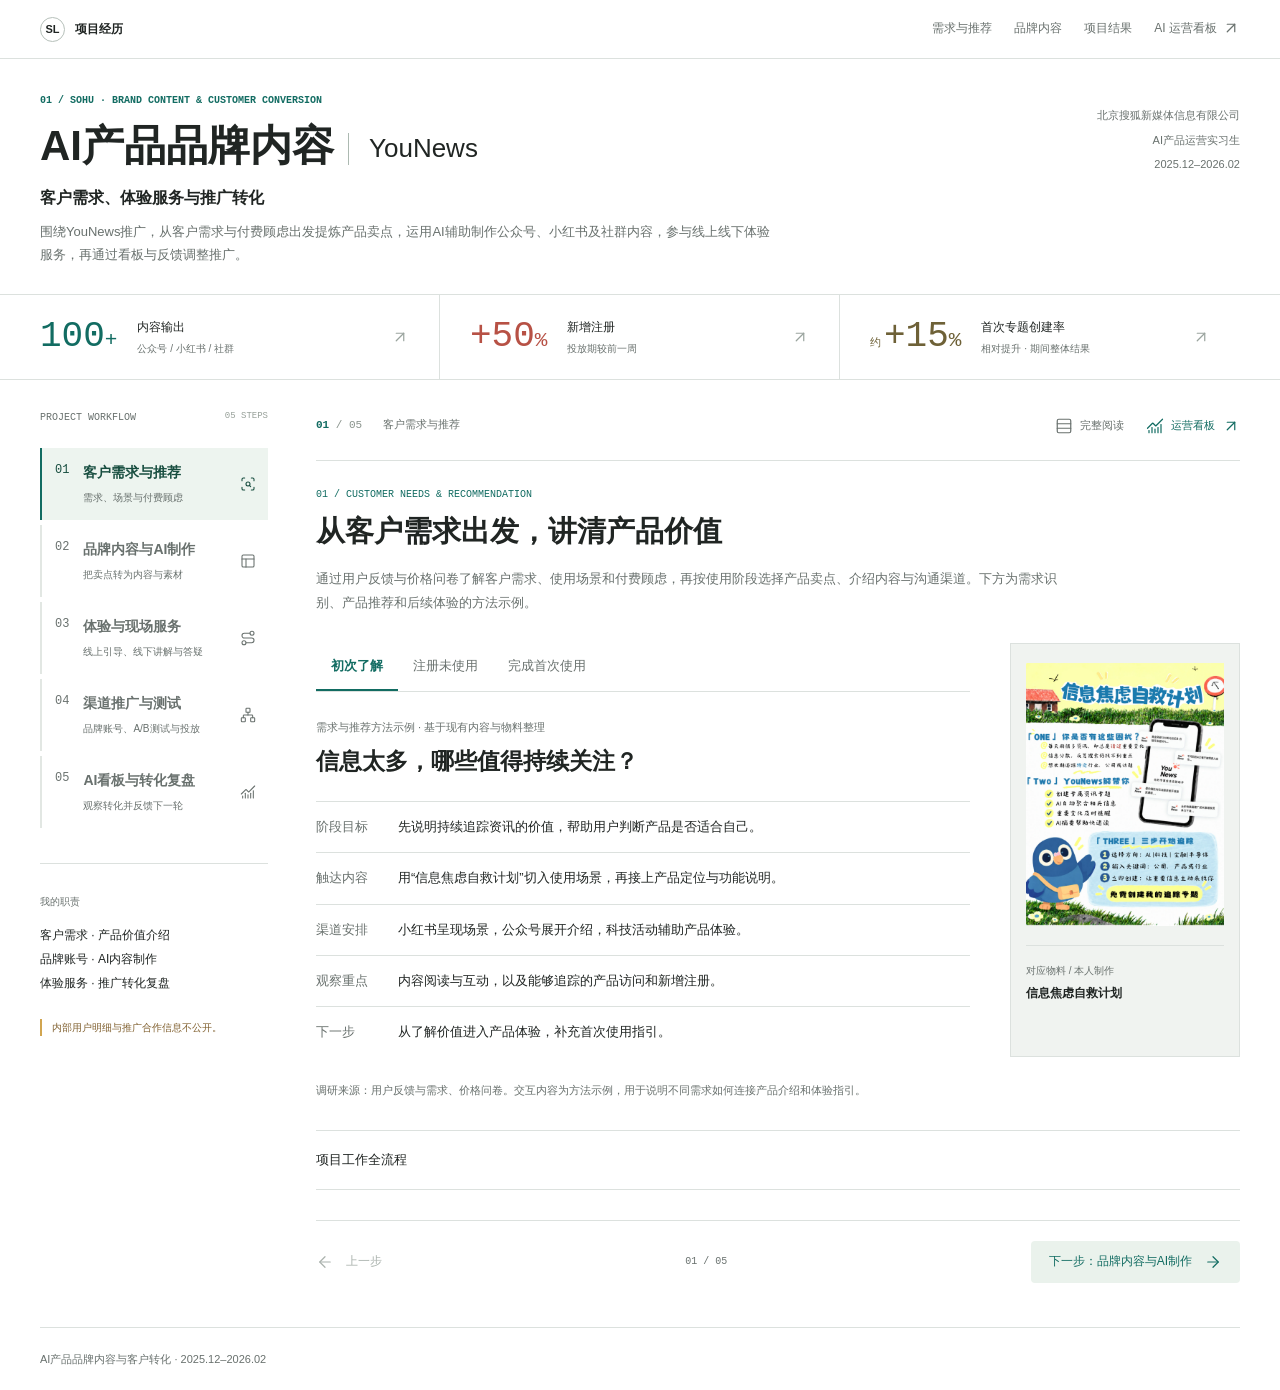
<file: projects/ai-news-dashboard/case_study.html>
<!doctype html>
<html lang="zh-CN">
<head>
  <meta charset="utf-8">
  <meta name="viewport" content="width=device-width, initial-scale=1">
  <meta name="description" content="搜狐 YouNews AI 产品案例：客户需求识别、产品卖点表达、品牌账号与AI内容制作、线上线下体验服务及转化复盘。">
  <title>AI产品品牌内容与客户转化 · YouNews</title>
  <style>
    :root {
      --navy: #18242c; --navy-2: #21343d; --blue: #175bd4; --cyan: #087e79;
      --pink: #b63668; --green: #277c54; --orange: #d96c32; --gold: #f0c552;
      --ink: #18242c; --muted: #5e6978; --line: #dce2e8; --soft: #f4f6f8; --paper: #fff;
    }
    * { box-sizing: border-box; }
    html { scroll-behavior: smooth; scroll-padding-top: 88px; }
    body { margin: 0; color: var(--ink); background: #fff; font: 16px/1.7 Inter, -apple-system, BlinkMacSystemFont, "Segoe UI", "PingFang SC", "Microsoft YaHei", sans-serif; letter-spacing: 0; }
    h1, h2, h3, h4, p, figure { margin: 0; }
    h1, h2, h3, h4 { letter-spacing: 0; text-wrap: balance; }
    p { overflow-wrap: anywhere; }
    a { color: inherit; text-underline-offset: 4px; }
    img { display: block; width: 100%; height: auto; }
    [hidden] { display: none !important; }
    button { font: inherit; cursor: pointer; touch-action: manipulation; }
    button, a { -webkit-tap-highlight-color: transparent; }
    :focus-visible { outline: 3px solid var(--orange); outline-offset: 5px; }
    .mono { font-family: "SFMono-Regular", Consolas, monospace; font-variant-numeric: tabular-nums; }
    .skip-link { position: fixed; left: 12px; top: 8px; z-index: 100; transform: translateY(-160%); padding: 8px 12px; background: #fff; }
    .skip-link:focus { transform: none; }
    .report, .hero-inner, .metric-strip { width: min(1180px, calc(100% - 64px)); margin-inline: auto; }
    .site-nav { position: sticky; top: 0; z-index: 50; min-height: 64px; padding: 0 max(32px, calc((100% - 1180px) / 2)); display: flex; align-items: center; justify-content: space-between; gap: 24px; color: #fff; background: #18242cf7; border-bottom: 1px solid #ffffff25; backdrop-filter: blur(12px); }
    .nav-brand { display: inline-flex; gap: 10px; align-items: center; text-decoration: none; white-space: nowrap; font-size: 14px; font-weight: 750; }
    .brand-mark { display: grid; place-items: center; border: 1px solid #ffffff70; width: 28px; height: 28px; border-radius: 50%; font-size: 11px; }
    .nav-links { display: flex; align-items: center; gap: 22px; min-width: 0; overflow: auto; scrollbar-width: none; }
    .nav-links::-webkit-scrollbar { display: none; }
    .nav-links a { flex-shrink: 0; min-height: 44px; display: inline-flex; align-items: center; border-bottom: 2px solid transparent; text-decoration: none; color: #cad3d9; font-size: 12px; }
    .nav-links a:hover, .nav-links a.active { color: #fff; border-bottom-color: var(--gold); }
    .nav-links .nav-action { color: #f0d48b; }
    .hero { position: relative; isolation: isolate; overflow: hidden; min-height: 470px; display: flex; align-items: center; color: #fff; background: #18242c; }
    .hero::before { content: ""; position: absolute; inset: 0; z-index: -1; background: linear-gradient(90deg, #18242c 0%, #18242cee 46%, #18242c40 100%), url("event-materials/03-awareness.jpg") right 40% / auto 160% no-repeat; }
    .hero-inner { padding-block: 62px; }
    .eyebrow { color: #f0d48b; font-size: 12px; font-weight: 750; margin-bottom: 22px; }
    h1 { max-width: 950px; font-size: 60px; font-weight: 850; line-height: 1.2; }
    .hero-copy { max-width: 740px; margin-top: 24px; font-size: 18px; color: #e1e7eb; line-height: 1.85; }
    .hero-meta { display: flex; flex-wrap: wrap; gap: 8px 22px; margin-top: 28px; font-size: 12px; color: #ced8df; }
    .hero-meta span { border-left: 2px solid #f0c552; padding-left: 10px; }
    .snapshot { border-bottom: 1px solid var(--line); }
    .metric-strip { display: grid; grid-template-columns: repeat(4, minmax(0, 1fr)); }
    .metric { min-width: 0; padding: 27px 22px; border-right: 1px solid var(--line); }
    .metric:first-child { padding-left: 0; }
    .metric:last-child { border: 0; }
    .metric-label { display: block; font-size: 10px; color: var(--muted); font-weight: 700; }
    .metric strong { display: flex; align-items: center; min-height: 58px; font-size: 25px; line-height: 1.3; }
    .metric strong.mono { font-size: 46px; color: var(--blue); }
    .metric p { font-size: 11px; color: var(--muted); }
    .band { background: var(--paper); border-bottom: 1px solid var(--line); }
    .band.soft { background: var(--soft); }
    .band.dark { background: var(--navy); color: #fff; }
    .section { padding: 76px 0; scroll-margin-top: 16px; }
    .section-head { display: grid; grid-template-columns: minmax(0, .8fr) minmax(0, 1.2fr); gap: 64px; margin-bottom: 38px; align-items: start; }
    .kicker { color: var(--blue); font-size: 11px; font-weight: 750; margin-bottom: 14px; }
    h2 { font-size: 36px; line-height: 1.3; font-weight: 800; }
    h3 { font-size: 21px; line-height: 1.45; }
    h4 { font-size: 16px; line-height: 1.5; }
    .section-lead { font-size: 16px; color: var(--muted); line-height: 1.9; padding-top: 2px; }
    .dark .kicker { color: #77d9c9; }
    .dark .section-lead { color: #ccd7dd; }
    .work-route { display: grid; grid-template-columns: repeat(4, minmax(0, 1fr)); padding: 0; list-style: none; margin: 0; gap: 28px; }
    .work-route li { position: relative; padding: 24px 0 0; border-top: 3px solid var(--step-color); }
    .work-route li:not(:last-child)::after { content: "→"; position: absolute; right: -24px; top: -17px; background: #fff; padding-inline: 5px; color: var(--muted); font-size: 20px; }
    .route-number { display: block; margin-bottom: 14px; font: 48px/1 "SFMono-Regular", Consolas, monospace; color: var(--step-color); }
    .work-route h3 { margin-bottom: 12px; }
    .work-route p { min-height: 60px; color: var(--muted); font-size: 13px; }
    .route-output { display: block; margin-top: 20px; padding-top: 12px; border-top: 1px solid var(--line); color: var(--step-color); font-size: 12px; font-weight: 650; }
    .test-toolbar { display: flex; justify-content: space-between; gap: 16px; align-items: center; margin-bottom: 20px; flex-wrap: wrap; }
    .test-tabs { display: flex; width: 324px; padding: 4px; border: 1px solid #cbd4dc; border-radius: 6px; background: #fff; }
    .test-tabs button { flex: 1; min-width: 0; min-height: 40px; padding: 7px; border: 0; border-radius: 3px; background: transparent; color: var(--muted); font-size: 13px; white-space: nowrap; }
    .test-tabs button[aria-selected="true"] { color: #fff; background: var(--navy); }
    .test-tabs button:hover:not([aria-selected="true"]) { background: var(--soft); }
    .evidence-label { color: #76542b; font-size: 12px; }
    #test-panel { outline-offset: 7px; }
    .test-pair { display: grid; grid-template-columns: repeat(2, minmax(0, 1fr)); gap: 24px; }
    .test-version { --test-accent: var(--blue); overflow: hidden; padding: 26px; border: 1px solid var(--line); border-top: 4px solid var(--test-accent); background: #fff; border-radius: 6px; min-width: 0; }
    .version-b { --test-accent: var(--cyan); }
    .test-version header { display: flex; align-items: center; gap: 16px; }
    .version-letter { color: var(--test-accent); font: 54px/1 "SFMono-Regular", Consolas, monospace; }
    .version-caption { font-size: 11px; color: var(--muted); }
    .test-version h3 { font-size: 19px; }
    .test-creative { min-height: 194px; margin-top: 24px; padding: 22px 0; border-top: 1px solid var(--line); border-bottom: 1px solid var(--line); }
    .creative-label { display: block; font-size: 10px; color: var(--muted); margin-bottom: 22px; }
    .test-creative > p { font-size: 26px; line-height: 1.5; max-width: 470px; font-weight: 700; color: var(--test-accent); text-wrap: balance; }
    .version-note { min-height: 42px; margin-top: 18px; color: var(--muted); font-size: 12px; }
    .cover-example { height: 140px; object-fit: contain; object-position: left; margin-top: 16px; }
    .cover-mode .test-creative { min-height: 360px; }
    .comparison-criteria { display: grid; grid-template-columns: .8fr 1.05fr 1.15fr; margin-top: 22px; gap: 28px; }
    .comparison-criteria > div { padding-top: 15px; border-top: 1px solid #cdd5dd; min-width: 0; }
    .comparison-criteria span { display: block; color: var(--muted); font-size: 11px; margin-bottom: 6px; }
    .comparison-criteria strong { display: block; font-size: 13px; font-weight: 600; }
    .provenance { font-size: 11px; color: var(--muted); margin-top: 24px; }
    .channel-map { display: grid; grid-template-columns: minmax(0, .8fr) minmax(0, 1.4fr) minmax(0, .8fr); align-items: center; gap: 52px; padding: 32px 0; }
    .map-label { display: block; font-size: 11px; margin-bottom: 15px; }
    .channel-source, .channel-destination { border-block: 3px solid var(--blue); padding: 28px 0; }
    .channel-source p, .channel-destination p, .review-center p { margin-top: 12px; font-size: 12px; color: var(--muted); }
    .channel-source .map-label { color: var(--blue); }
    .channel-destination { border-color: var(--cyan); }
    .channel-destination .map-label { color: var(--cyan); }
    .channel-lanes { display: grid; gap: 14px; position: relative; }
    .channel-lanes::before, .channel-lanes::after { content: ""; position: absolute; top: 24px; bottom: 24px; width: 25px; border: 1px solid #b4c3d0; }
    .channel-lanes::before { left: -26px; border-right: 0; }
    .channel-lanes::after { right: -26px; border-left: 0; }
    .channel-lane { --lane-color: var(--blue); padding: 19px 22px; border-left: 4px solid var(--lane-color); background: var(--soft); }
    .channel-lane:nth-child(2) { --lane-color: var(--pink); }
    .channel-lane:nth-child(3) { --lane-color: var(--cyan); }
    .channel-lane strong { display: block; font-size: 16px; color: var(--lane-color); }
    .channel-lane span { display: block; font-size: 12px; color: var(--muted); margin-top: 5px; }
    .subsection-heading { display: flex; align-items: baseline; justify-content: space-between; flex-wrap: wrap; gap: 10px 24px; margin: 48px 0 24px; }
    .subsection-heading span { font-size: 11px; color: var(--muted); }
    .creator-route { display: grid; grid-template-columns: repeat(4, minmax(0, 1fr)); gap: 24px; padding: 0; margin: 0; list-style: none; }
    .creator-route li { display: flex; gap: 12px; border-top: 1px solid var(--line); padding-top: 22px; }
    .creator-route li > span { color: var(--blue); font: 13px/24px "SFMono-Regular", Consolas, monospace; }
    .creator-route p { color: var(--muted); font-size: 12px; margin-top: 9px; }
    .field-evidence { display: grid; grid-template-columns: minmax(0, 2fr) minmax(0, 1fr); gap: 28px; align-items: start; }
    .event-visual { background: #e5e9ed; overflow: hidden; }
    .event-visual img { width: 100%; height: 420px; object-fit: contain; }
    .event-evidence figcaption, .campaign-material figcaption { display: grid; grid-template-columns: 26px 1fr; gap: 10px; margin-top: 15px; padding-top: 14px; border-top: 1px solid #cdd5dd; }
    figcaption b { color: var(--blue); font-size: 11px; }
    figcaption strong { display: block; font-size: 14px; }
    figcaption span { display: block; font-size: 12px; color: var(--muted); margin-top: 4px; }
    .journey-materials { margin-top: 48px; padding-top: 32px; border-top: 1px solid #cdd5dd; scroll-margin-top: 120px; }
    .materials-credit { margin-top: 12px; color: #111; font-size: 14px; font-weight: 700; }
    .materials-intro { max-width: 820px; margin-top: 12px; color: var(--muted); font-size: 14px; }
    .material-group { margin-top: 32px; }
    .material-group + .material-group { margin-top: 38px; padding-top: 28px; border-top: 1px solid #cdd5dd; }
    .material-group-head { display: flex; align-items: baseline; gap: 12px; margin-bottom: 22px; }
    .material-group-head > span { color: var(--cyan); font: 12px/1.5 "SFMono-Regular", Consolas, monospace; }
    .material-group-head h4 { font-size: 18px; }
    .journey-material-grid { display: grid; grid-template-columns: repeat(4, minmax(0, 1fr)); gap: 22px; }
    .campaign-material { min-width: 0; }
    .campaign-material-visual { width: 100%; max-width: 210px; height: 260px; margin-inline: auto; }
    .campaign-material-visual img { height: 100%; object-fit: contain; }
    .campaign-material figcaption { grid-template-columns: 22px minmax(0, 1fr); gap: 8px; }
    .campaign-material figcaption span { font-size: 13px; line-height: 1.75; }
    .event-visual a, .campaign-material-visual a { display: block; height: 100%; }
    .event-visual a:hover, .campaign-material-visual a:hover { outline: 3px solid var(--cyan); outline-offset: -3px; }
    .campaign-material-visual a { cursor: zoom-in; }
    .material-lightbox { width: min(880px, calc(100% - 32px)); max-height: calc(100dvh - 32px); padding: 0; border: 0; border-radius: 6px; background: #fff; color: var(--ink); overflow: hidden; }
    .material-lightbox::backdrop { background: #101a24c7; }
    .material-lightbox header { display: flex; align-items: center; justify-content: space-between; gap: 16px; min-height: 64px; padding: 10px 16px 10px 24px; border-bottom: 1px solid var(--line); }
    .material-lightbox h2 { font-size: 16px; line-height: 1.5; }
    .material-close { flex: 0 0 44px; width: 44px; height: 44px; display: grid; place-items: center; padding: 0; border: 0; border-radius: 4px; background: var(--soft); color: var(--ink); font-size: 28px; line-height: 1; }
    .material-close:hover { background: #e5e9ed; }
    .material-lightbox-body { max-height: calc(100dvh - 112px); overflow: auto; padding: 16px; }
    .material-lightbox-body img { width: auto; max-width: 100%; max-height: calc(100dvh - 144px); margin-inline: auto; object-fit: contain; }
    .review-map { display: grid; grid-template-columns: minmax(0, 1fr) minmax(0, 1.2fr) minmax(0, 1fr); align-items: center; gap: 52px; padding: 32px 0; }
    .review-inputs, .review-outputs { display: grid; gap: 16px; }
    .review-inputs > div, .review-outputs > div { position: relative; padding: 18px; background: var(--soft); border-left: 3px solid var(--blue); }
    .review-inputs > div::after { content: "→"; position: absolute; right: -35px; top: 50%; transform: translateY(-50%); color: #80909d; }
    .review-outputs > div { border-left-color: var(--cyan); }
    .review-outputs > div::before { content: "→"; position: absolute; left: -36px; top: 50%; transform: translateY(-50%); color: #80909d; }
    .review-inputs span, .review-outputs span { font-size: 14px; font-weight: 650; }
    .review-inputs p, .review-outputs p { margin-top: 6px; font-size: 12px; color: var(--muted); }
    .review-center { background: var(--navy); color: #fff; padding: 35px 28px; }
    .review-center .map-label { color: #f0d48b; }
    .review-center h3 { font-size: 23px; }
    .review-center p { color: #d2dce2; }
    .measurement-flow { display: grid; grid-template-columns: repeat(3, minmax(0, 1fr)); gap: 26px; }
    .measurement-flow > div { position: relative; padding: 20px 0; border-block: 1px solid var(--line); }
    .measurement-flow > div:not(:last-child)::after { content: "→"; position: absolute; right: -21px; top: 43%; color: var(--blue); }
    .measurement-number { display: block; color: var(--blue); font-size: 12px; margin-bottom: 12px; }
    .measurement-flow p { margin-top: 8px; font-size: 12px; color: var(--muted); }
    .feedback-rows > div { display: grid; grid-template-columns: 1fr 1.5fr 80px; gap: 26px; padding: 19px 0; border-top: 1px solid var(--line); align-items: baseline; }
    .feedback-rows > div:last-child { border-bottom: 1px solid var(--line); }
    .feedback-rows span { font-size: 14px; font-weight: 650; }
    .feedback-rows p { color: var(--muted); font-size: 13px; }
    .feedback-rows strong { font-size: 12px; color: var(--cyan); font-weight: 650; text-align: right; }
    .dashboard-shot { display: block; background: #fff; border: 1px solid #ffffff40; border-radius: 6px; overflow: hidden; }
    .dashboard-shot img { max-height: 640px; object-fit: contain; }
    .demo-footer { display: flex; justify-content: space-between; align-items: center; gap: 18px; margin-top: 22px; flex-wrap: wrap; }
    .demo-footer > span { font-size: 12px; color: #c5d2d8; }
    .primary-link { display: inline-flex; align-items: center; gap: 16px; min-height: 44px; padding: 9px 16px; border: 1px solid #8bccc2; border-radius: 4px; color: #fff; text-decoration: none; font-size: 13px; }
    .primary-link:hover { color: var(--navy); background: #8bccc2; }
    .outcome-summary { display: grid; grid-template-columns: 1fr 1.4fr; gap: 60px; padding: 32px 0; border-block: 1px solid var(--line); }
    .outcome-count strong { display: block; font-size: 112px; color: var(--blue); line-height: 1.2; }
    .outcome-count strong span { color: var(--cyan); }
    .outcome-count p { font-size: 13px; color: var(--muted); margin-top: 12px; }
    .outcome-list { padding: 0; margin: 0; list-style: none; }
    .outcome-list li { display: grid; grid-template-columns: 110px 1fr; gap: 20px; padding: 17px 0; border-bottom: 1px solid var(--line); }
    .outcome-list li:last-child { border: 0; }
    .outcome-list span { font-size: 14px; font-weight: 650; }
    .outcome-list p { font-size: 13px; color: var(--muted); }
    .disclosure { margin-top: 30px; font-size: 12px; color: var(--muted); max-width: 950px; }
    .back-link { display: inline-flex; gap: 20px; align-items: center; margin-top: 26px; min-height: 44px; font-size: 13px; color: var(--blue); }
    .footer { padding-block: 26px; font-size: 11px; color: var(--muted); }

    @media (max-width: 1000px) {
      h1 { font-size: 48px; } h2 { font-size: 32px; }
      .section-head { gap: 36px; }
      .nav-links { gap: 16px; }
      .metric { padding-inline: 16px; } .metric strong { font-size: 20px; }
      .channel-map, .review-map { gap: 35px; }
      .channel-lanes::before { width: 17px; left: -18px; }
      .channel-lanes::after { width: 17px; right: -18px; }
      .review-inputs > div::after { right: -24px; } .review-outputs > div::before { left: -26px; }
      .review-center { padding: 28px 20px; } .review-center h3 { font-size: 19px; }
      .event-visual img { height: 300px; }
      .journey-material-grid { grid-template-columns: repeat(2, minmax(0, 1fr)); gap: 28px; }
      .test-creative > p { font-size: 23px; } .test-creative { min-height: 215px; }
      .outcome-summary { gap: 32px; } .outcome-count strong { font-size: 86px; }
    }
    @media (max-width: 720px) {
      html { scroll-padding-top: 108px; }
      .report, .hero-inner, .metric-strip { width: calc(100% - 36px); }
      .site-nav { flex-direction: column; align-items: stretch; gap: 0; padding: 12px 18px 0; }
      .nav-brand { font-size: 12px; } .brand-mark { width: 24px; height: 24px; }
      .nav-links { width: 100%; gap: 22px; } .nav-links a { min-height: 44px; font-size: 11px; }
      .hero { min-height: 430px; } .hero-inner { padding-block: 40px; }
      .hero::before { opacity: .8; background-position: center, 85% 40%; }
      h1 { font-size: 34px; line-height: 1.3; } .hero-copy { font-size: 15px; margin-top: 20px; }
      .eyebrow { font-size: 10px; margin-bottom: 16px; }
      .hero-meta { gap: 8px 16px; margin-top: 22px; font-size: 10px; }
      .metric-strip { grid-template-columns: repeat(2, minmax(0, 1fr)); }
      .metric, .metric:first-child { padding: 20px 14px; }
      .metric:nth-child(2) { border-right: 0; }
      .metric:nth-child(n+3) { border-top: 1px solid var(--line); }
      .metric:nth-child(3) { padding-left: 14px; }
      .metric-label { font-size: 9px; } .metric strong { font-size: 21px; min-height: 51px; }
      .metric strong.mono { font-size: 39px; } .metric p { font-size: 10px; }
      .section { padding-block: 50px; }
      .section-head { grid-template-columns: 1fr; gap: 18px; margin-bottom: 28px; }
      .section-lead { font-size: 14px; } h2 { font-size: 29px; } h3 { font-size: 19px; }
      .kicker { font-size: 10px; margin-bottom: 10px; }
      .work-route { grid-template-columns: 1fr; gap: 0; }
      .work-route li { padding: 24px 0 24px 60px; border-top: 0; border-left: 2px solid var(--step-color); margin-left: 12px; }
      .work-route li:not(:last-child)::after { content: "↓"; top: auto; right: auto; left: -11px; bottom: -12px; z-index: 1; }
      .route-number { position: absolute; left: 17px; top: 28px; font-size: 22px; }
      .work-route p { min-height: 0; font-size: 13px; } .work-route p br { display: none; }
      .work-route h3 { margin-bottom: 6px; } .route-output { margin-top: 12px; padding-top: 8px; }
      .test-tabs { width: 100%; } .test-toolbar { gap: 10px; }
      .test-pair { gap: 14px; } .test-version { padding: 15px 12px; }
      .test-version header { gap: 9px; } .version-letter { font-size: 34px; }
      .test-version h3 { font-size: 14px; } .version-caption { font-size: 10px; }
      .test-creative { min-height: 235px; padding-block: 16px; margin-top: 16px; }
      .creative-label { font-size: 9px; margin-bottom: 15px; }
      .test-creative > p { font-size: 18px; } .version-note { min-height: 57px; font-size: 11px; margin-top: 12px; }
      .cover-mode .test-creative { min-height: 350px; } .cover-example { height: 135px; }
      .comparison-criteria { grid-template-columns: 1fr; gap: 13px; margin-top: 18px; }
      .comparison-criteria > div { display: grid; grid-template-columns: 76px 1fr; gap: 12px; padding-top: 12px; }
      .comparison-criteria strong { font-size: 12px; }
      .provenance { font-size: 10px; margin-top: 18px; }
      .channel-map { grid-template-columns: 1fr; gap: 22px; padding: 0; }
      .channel-source, .channel-destination { padding: 20px 0; }
      .channel-source h3 br, .channel-source p br, .channel-destination h3 br, .channel-destination p br { display: none; }
      .channel-source { border-bottom: 0; } .channel-destination { border-top: 0; }
      .channel-lanes { margin-left: 18px; } .channel-lanes::before { width: 18px; left: -19px; }
      .channel-lanes::after { display: none; }
      .creator-route { grid-template-columns: repeat(2, minmax(0, 1fr)); gap: 20px; }
      .creator-route h4 { font-size: 14px; } .creator-route p { font-size: 11px; }
      .subsection-heading { margin-top: 34px; }
      .field-evidence { grid-template-columns: 1fr; gap: 28px; }
      .event-visual img { height: auto; max-height: 490px; object-fit: contain; }
      .journey-material-grid { gap: 24px 14px; }
      .journey-materials { margin-top: 36px; padding-top: 26px; }
      .material-group-head { gap: 9px; margin-bottom: 18px; }
      .material-group-head h4 { font-size: 16px; }
      .campaign-material-visual { max-width: 180px; height: 214px; }
      .campaign-material figcaption { display: block; margin-top: 12px; padding-top: 12px; }
      .campaign-material figcaption b { display: none; }
      .campaign-material figcaption span { font-size: 12px; }
      .material-lightbox header { padding-left: 16px; }
      figcaption strong { font-size: 13px; } figcaption span { font-size: 11px; }
      .review-map { grid-template-columns: 1fr; gap: 30px; padding: 0; }
      .review-inputs { gap: 10px; }
      .review-inputs > div::after, .review-outputs > div::before { display: none; }
      .review-center { position: relative; padding: 25px; }
      .review-center::before, .review-center::after { position: absolute; content: "↓"; color: var(--cyan); left: calc(50% - 6px); }
      .review-center::before { top: -30px; } .review-center::after { bottom: -30px; }
      .review-center h3 { font-size: 23px; }
      .review-outputs { grid-template-columns: repeat(2, minmax(0, 1fr)); gap: 14px; }
      .review-outputs > div { padding: 15px 12px; }
      .measurement-flow { grid-template-columns: 1fr; gap: 16px; }
      .measurement-flow > div { padding-left: 48px; }
      .measurement-number { position: absolute; left: 6px; top: 22px; }
      .measurement-flow > div:not(:last-child)::after { content: "↓"; right: auto; left: 10px; top: auto; bottom: -21px; background: #fff; z-index: 1; }
      .feedback-rows > div { grid-template-columns: minmax(0, 1fr) 54px; gap: 6px 14px; }
      .feedback-rows p { grid-column: 1; grid-row: 2; font-size: 12px; }
      .feedback-rows strong { grid-column: 2; grid-row: 1 / 3; align-self: center; }
      .demo-footer > span { font-size: 11px; }
      .outcome-summary { grid-template-columns: 1fr; gap: 26px; }
      .outcome-count strong { font-size: 92px; } .outcome-list li { grid-template-columns: 90px 1fr; gap: 14px; }
      .outcome-list p { font-size: 12px; } .outcome-list span { font-size: 13px; }
      .disclosure { font-size: 11px; }
    }
    @media (max-width: 360px) {
      h1 { font-size: 30px; }
      .test-pair { grid-template-columns: 1fr; }
      .test-creative { min-height: 155px; }
      .version-note { min-height: 0; }
      .cover-mode .test-creative { min-height: 295px; }
    }
    @media (prefers-reduced-motion: reduce) { html { scroll-behavior: auto; } }
  </style>
  <link rel="stylesheet" href="case-study-analysis.css">
  <link rel="stylesheet" href="case-study-workspace.css">
  <link rel="stylesheet" href="../market-workspace.css">
</head>
<body>
  <a class="skip-link" href="#overview">跳到项目内容</a>
  <nav class="site-nav" aria-label="项目导航">
    <a class="nav-brand" href="../../index.html#projects"><span class="brand-mark">SL</span><span>项目经历</span></a>
    <div class="nav-links">
      <a href="#overview">客户需求</a>
      <a href="#campaigns">体验承接</a>
      <a href="#channels">渠道</a>
      <a href="#content-test">内容对比</a>
      <a href="#research">复盘</a>
      <a href="#results">结果</a>
      <a class="nav-action" href="operations_dashboard.html">AI 运营看板</a>
    </div>
  </nav>

  <header class="hero">
    <div class="hero-inner">
      <p class="eyebrow">01 / SOHU · BRAND CONTENT & CUSTOMER CONVERSION</p>
      <h1>AI产品品牌内容<br>与客户转化</h1>
      <p class="hero-copy">围绕YouNews推广，从客户需求与付费顾虑出发提炼产品卖点，运用AI辅助制作公众号、小红书及社群内容，参与线上线下体验服务，再通过看板与反馈调整推广。</p>
      <div class="hero-meta"><span>北京搜狐新媒体信息有限公司</span><span>AI产品运营实习生</span><span>2025.12–2026.02</span></div>
    </div>
  </header>

  <div class="snapshot" aria-label="项目工作概览">
    <div class="metric-strip">
      <div class="metric"><span class="metric-label">CONTENT / 内容制作</span><strong class="mono">100+</strong><p>累计输出公众号、小红书及社群内容</p></div>
      <div class="metric"><span class="metric-label">CONTENT / 品牌账号</span><strong>AI辅助制作</strong><p>围绕客群画像、产品卖点与使用场景组织内容</p></div>
      <div class="metric"><span class="metric-label">EVENTS / 线下活动</span><strong>宣传与执行</strong><p>参与科技活动准备、产品推广与现场交流</p></div>
      <div class="metric"><span class="metric-label">REVIEW / 数据复盘</span><strong>看板与反馈</strong><p>内容表现、注册及首次专题创建</p></div>
    </div>
  </div>

  <main>
    <div class="band">
      <section class="section report" id="overview">
        <div class="section-head">
          <div><p class="kicker">01 / CUSTOMER NEEDS</p><h2>先理解客户需求<br>再推荐产品价值</h2></div>
          <p class="section-lead">产品提供资讯聚合、专题追踪与AI摘要。我通过用户反馈和价格问卷，了解不同客户的使用场景、产品需求与付费顾虑，再按使用阶段提炼卖点、选择介绍内容和沟通渠道。以下方法示例展示“客户问题—产品价值—体验引导—后续反馈”的对应关系。</p>
        </div>
        <div class="need-explorer">
          <div class="need-copy">
            <div class="need-tabs" role="tablist" aria-label="用户使用阶段">
              <button type="button" role="tab" id="need-discover" aria-controls="need-detail" aria-selected="true" data-need="0">初次了解</button>
              <button type="button" role="tab" id="need-try" aria-controls="need-detail" aria-selected="false" tabindex="-1" data-need="1">注册未使用</button>
              <button type="button" role="tab" id="need-use" aria-controls="need-detail" aria-selected="false" tabindex="-1" data-need="2">完成首次使用</button>
            </div>
            <div id="need-detail" role="tabpanel" aria-labelledby="need-discover" tabindex="0">
              <p class="need-label">需求与推荐方法示例 · 基于现有内容与物料整理</p>
              <h3 class="need-question">信息太多，哪些值得持续关注？</h3>
              <dl class="need-decisions">
                <div><dt>阶段目标</dt><dd data-need-reason>先说明持续追踪资讯的价值，帮助用户判断产品是否适合自己。</dd></div>
                <div><dt>触达内容</dt><dd data-need-action>用“信息焦虑自救计划”切入使用场景，再接上产品定位与功能说明。</dd></div>
                <div><dt>渠道安排</dt><dd data-need-channel>小红书呈现场景，公众号展开介绍，科技活动辅助产品体验。</dd></div>
                <div><dt>观察重点</dt><dd data-need-review>内容阅读与互动，以及能够追踪的产品访问和新增注册。</dd></div>
                <div><dt>下一步</dt><dd data-need-next>从了解价值进入产品体验，补充首次使用指引。</dd></div>
              </dl>
            </div>
          </div>
          <figure class="need-evidence"><img src="event-materials/03-awareness.jpg" alt="信息焦虑自救计划海报"><figcaption><span>对应物料 / 本人制作</span><strong>信息焦虑自救计划</strong></figcaption></figure>
        </div>
        <p class="need-source">调研来源：用户反馈与需求、价格问卷。交互内容为方法示例，用于说明不同需求如何连接产品介绍和体验指引。</p>
        <details class="evidence-drawer"><summary>项目工作全流程</summary>
        <ol class="work-route" aria-label="工作流程">
          <li style="--step-color:var(--blue)"><span class="route-number">01</span><h3>识别需求</h3><p>整理反馈与价格问卷<br>了解场景、需求与付费顾虑</p><span class="route-output">客户关注点与沟通重点</span></li>
          <li style="--step-color:var(--cyan)"><span class="route-number">02</span><h3>表达卖点</h3><p>按客群与阶段介绍产品<br>AI辅助制作内容与素材</p><span class="route-output">品牌内容与体验指引</span></li>
          <li style="--step-color:var(--pink)"><span class="route-number">03</span><h3>服务体验</h3><p>线上内容引导与社群答疑<br>线下推广、产品讲解与交流</p><span class="route-output">注册体验与客户反馈</span></li>
          <li style="--step-color:var(--green)"><span class="route-number">04</span><h3>复盘调整</h3><p>通过看板与测试观察转化<br>把问题带回内容和推广</p><span class="route-output">卖点、预算与服务指引更新</span></li>
        </ol>
        </details>
      </section>
    </div>

    <div class="band soft">
      <section class="section report" id="campaigns">
        <div class="section-head">
          <div><p class="kicker">03 / EXPERIENCE & SERVICE</p><h2>把传播承接到<br>产品体验</h2></div>
          <p class="section-lead">线上以品牌内容与活动说明引导注册体验，线下参与科技活动的宣传准备、产品推广与现场执行。结合客户的关注点解释产品功能和使用方式，收集体验中的问题，带回FAQ与后续沟通内容。</p>
        </div>
        <div class="campaign-briefs" aria-label="线上与线下活动职责">
          <article class="campaign-brief">
            <span class="brief-label">ONLINE / 内容与体验引导</span><h3>从产品上新到用户体验</h3>
            <dl><div><dt>需求对应</dt><dd>按用户使用阶段梳理产品卖点、参与方式与操作顺序，明确内容需要解决的问题。</dd></div><div><dt>内容落地</dt><dd>参与公众号、小红书及社群内容运营，用上新、功能与体验物料连接产品价值和参与入口。</dd></div><div><dt>后续承接</dt><dd>通过功能说明、社群交流和体验问卷收集问题，结合首次使用情况调整后续内容。</dd></div></dl>
          </article>
          <article class="campaign-brief">
            <span class="brief-label">OFFLINE / 参与宣传与执行</span><h3>科技活动中的产品推广</h3>
            <dl><div><dt>活动前</dt><dd>参与宣传准备，协助整理产品介绍、现场物料和传播内容。</dd></div><div><dt>活动中</dt><dd>围绕现场用户的需求介绍产品功能、演示使用方式，配合现场交流、内容采集和活动执行。</dd></div><div><dt>活动后</dt><dd>整理交流与使用反馈，将共性问题带回教程、FAQ和后续内容。</dd></div></dl>
          </article>
        </div>
        <p class="campaign-note"><strong>策划上的考虑</strong>海报吸引注意之后，还要讲清下一步怎么参与；产品介绍之后，要接上操作说明、交流入口和体验反馈。</p>
        <div class="field-evidence" aria-label="活动现场与直播材料">
          <figure class="event-evidence offline"><div class="event-visual"><a href="event-materials/01-offline-event.jpg" target="_blank" rel="noopener noreferrer" aria-label="查看原图：原点学堂 Vibe之夜科技社群活动现场"><img src="event-materials/01-offline-event.jpg" alt="原点学堂 Vibe之夜科技社群活动现场" loading="lazy"></a></div><figcaption><b>01</b><div><strong>科技社群线下活动</strong><span>参与产品介绍、现场交流与活动内容采集。</span></div></figcaption></figure>
          <figure class="event-evidence live"><div class="event-visual"><a href="event-materials/02-live-stream.jpg" target="_blank" rel="noopener noreferrer" aria-label="查看原图：活动线上直播画面"><img src="event-materials/02-live-stream.jpg" alt="活动线上直播画面" loading="lazy"></a></div><figcaption><b>02</b><div><strong>线上直播传播</strong><span>配合活动内容传播与互动反馈收集。</span></div></figcaption></figure>
        </div>
        <div class="journey-materials" id="materials">
          <h3>品牌内容与AI辅助制作</h3>
          <p class="materials-credit">以下海报为本人制作；品牌内容工作中运用AI辅助文案与素材整理，并由本人检查产品信息、表达和视觉呈现。</p>
          <p class="materials-intro">以客户问题确定选题，提炼产品卖点，再运用AI辅助起草文案、整理素材；核对产品信息和参与规则后发布，结合互动与体验反馈调整下一轮内容。</p>
          <div class="material-group">
            <div class="material-group-head"><span>01</span><h4>产品上新：把功能讲清楚</h4></div>
            <div class="journey-material-grid">
              <figure class="campaign-material"><div class="campaign-material-visual"><a href="event-materials/07-product-launch.png" target="_blank" rel="noopener noreferrer" aria-label="查看原图：YouNews正式上线海报"><img src="event-materials/07-product-launch.png" alt="YouNews正式上线海报" loading="lazy"></a></div><figcaption><b>01</b><div><strong>YouNews正式上线</strong><span>介绍产品定位与核心功能，让用户知道它是一款专属信息追踪助手。</span></div></figcaption></figure>
              <figure class="campaign-material"><div class="campaign-material-visual"><a href="event-materials/08-topic-creation.png" target="_blank" rel="noopener noreferrer" aria-label="查看原图：创建专题功能海报"><img src="event-materials/08-topic-creation.png" alt="创建专题功能海报" loading="lazy"></a></div><figcaption><b>02</b><div><strong>创建专题</strong><span>展示输入话题、创建专题的操作入口，让用户知道如何开始追踪。</span></div></figcaption></figure>
              <figure class="campaign-material"><div class="campaign-material-visual"><a href="event-materials/09-topic-explanation.png" target="_blank" rel="noopener noreferrer" aria-label="查看原图：专题解读功能海报"><img src="event-materials/09-topic-explanation.png" alt="专题解读功能海报" loading="lazy"></a></div><figcaption><b>03</b><div><strong>专题解读</strong><span>对比概览、大白话与深度解读，说明不同阅读需求对应的使用方式。</span></div></figcaption></figure>
              <figure class="campaign-material"><div class="campaign-material-visual"><a href="event-materials/10-daily-digest.png" target="_blank" rel="noopener noreferrer" aria-label="查看原图：专属日报功能海报"><img src="event-materials/10-daily-digest.png" alt="专属日报功能海报" loading="lazy"></a></div><figcaption><b>04</b><div><strong>专属日报</strong><span>展示关注内容如何汇成每日更新，说明产品在日常阅读中的用途。</span></div></figcaption></figure>
            </div>
          </div>
          <div class="material-group">
            <div class="material-group-head"><span>02</span><h4>体验推广：从愿意尝试到留下反馈</h4></div>
            <div class="journey-material-grid">
              <figure class="campaign-material"><div class="campaign-material-visual"><a href="event-materials/03-awareness.jpg" target="_blank" rel="noopener noreferrer" aria-label="查看原图：信息焦虑自救计划海报"><img src="event-materials/03-awareness.jpg" alt="信息焦虑自救计划海报" loading="lazy"></a></div><figcaption><b>01</b><div><strong>信息焦虑自救计划</strong><span>从信息分散、反复搜索等困扰切入，帮助用户判断产品是否适合自己。</span></div></figcaption></figure>
              <figure class="campaign-material"><div class="campaign-material-visual"><a href="event-materials/04-activation.jpg" target="_blank" rel="noopener noreferrer" aria-label="查看原图：新用户专属福利海报"><img src="event-materials/04-activation.jpg" alt="新用户专属福利海报" loading="lazy"></a></div><figcaption><b>02</b><div><strong>新用户专属福利</strong><span>说明体验功能、活动权益与参与方式，给有兴趣的用户一个尝试理由。</span></div></figcaption></figure>
              <figure class="campaign-material"><div class="campaign-material-visual"><a href="event-materials/05-community.jpg" target="_blank" rel="noopener noreferrer" aria-label="查看原图：YouNews用户群招募海报"><img src="event-materials/05-community.jpg" alt="YouNews用户群招募海报" loading="lazy"></a></div><figcaption><b>03</b><div><strong>YouNews用户群招募</strong><span>说明答疑、功能体验与交流支持，为使用中遇到问题的用户提供沟通入口。</span></div></figcaption></figure>
              <figure class="campaign-material"><div class="campaign-material-visual"><a href="event-materials/06-survey.jpg" target="_blank" rel="noopener noreferrer" aria-label="查看原图：产品体验问卷海报"><img src="event-materials/06-survey.jpg" alt="产品体验问卷海报" loading="lazy"></a></div><figcaption><b>04</b><div><strong>产品体验问卷</strong><span>说明参与对象、填写方式与奖励规则，邀请体验用户反馈问题和建议。</span></div></figcaption></figure>
            </div>
          </div>
          <p class="case-takeaway"><strong>内容上的考虑</strong>产品介绍回答“对我有什么用”，功能说明回答“怎么开始”，活动与社群内容讲清参与方式和后续支持，分别回应用户在了解、尝试和使用中的问题。</p>
        </div>
      </section>
    </div>

    <div class="band">
      <section class="section report" id="channels">
        <div class="section-head">
          <div><p class="kicker">04 / CHANNELS & CONVERSION</p><h2>品牌账号运营<br>与推广转化</h2></div>
          <p class="section-lead">结合粉丝画像，通过公众号、小红书与社群触达潜在客户，按渠道场景调整选题、标题、首图和正文；参与投放准备及上线跟踪，结合内容表现与注册体验复盘推广效果。</p>
        </div>
        <div class="channel-map" aria-label="渠道与对应内容">
          <div class="channel-source"><span class="map-label">内容准备</span><h3>产品功能<br>与用户问题</h3><p>整理功能说明、使用场景<br>及用户关心的信息</p></div>
          <div class="channel-lanes">
            <div class="channel-lane"><strong>公众号</strong><span>产品介绍、功能教程与行业案例，帮助理解产品</span></div>
            <div class="channel-lane"><strong>小红书</strong><span>从使用场景切入，触达有资讯追踪需求的用户</span></div>
            <div class="channel-lane"><strong>社群</strong><span>内容分发、使用答疑与反馈收集，承接后续交流</span></div>
          </div>
          <div class="channel-destination"><span class="map-label">发布后记录</span><h3>内容表现<br>与用户反馈</h3><p>阅读、互动及能够<br>追踪的访问与注册</p></div>
        </div>
        <div class="subsection-heading"><h3>推广工作如何落地</h3><span>画像 → 准备 → 跟踪 → 调整</span></div>
        <ol class="creator-route creator-route-compact">
          <li><span>01</span><div><h4>匹配客群</h4><p>结合粉丝画像与用户关注点，选择适合渠道的场景、卖点和沟通角度。</p></div></li>
          <li><span>02</span><div><h4>准备投放</h4><p>整理内容、素材与发布安排，检查产品信息和体验入口，参与投放准备及上线跟踪。</p></div></li>
          <li><span>03</span><div><h4>跟踪调整</h4><p>记录阅读、互动和可追踪的注册体验，结合对比测试优化后续内容及渠道预算。</p></div></li>
        </ol>
        <p class="case-takeaway"><strong>我的判断</strong>品牌内容要回应目标客群的需求。先讲清产品在什么场景下有用，再检查体验入口是否明确；发布后同时关注互动和实际注册使用。</p>
      </section>
    </div>

    <div class="band soft">
      <section class="section report" id="content-test">
        <div class="section-head">
          <div><p class="kicker">04 / CONTENT COMPARISON</p><h2>内容对比测试</h2></div>
          <p class="section-lead">对渠道内容的标题、首图与表达开展A/B测试，结合阅读、互动及可追踪的注册表现判断卖点是否讲清楚，并把发现带回后续选题、物料与渠道预算。</p>
        </div>
        <div class="test-toolbar">
          <div class="test-tabs" role="tablist" aria-label="内容对比维度">
            <button type="button" role="tab" id="tab-title" aria-controls="test-panel" aria-selected="true" data-test="title">标题</button>
            <button type="button" role="tab" id="tab-cover" aria-controls="test-panel" aria-selected="false" tabindex="-1" data-test="cover">封面</button>
            <button type="button" role="tab" id="tab-copy" aria-controls="test-panel" aria-selected="false" tabindex="-1" data-test="copy">内容表达</button>
          </div>
          <span class="evidence-label">版本示意 · 非历史投放截图</span>
        </div>
        <div id="test-panel" role="tabpanel" aria-labelledby="tab-title" tabindex="0">
          <div class="test-pair">
            <article class="test-version version-a">
              <header><span class="version-letter" aria-hidden="true">A</span><div><span class="version-caption">版本 A</span><h3 id="version-a-name">功能介绍</h3></div></header>
              <div class="test-creative"><span class="creative-label">AI 资讯追踪产品 / 文案示意</span><p id="version-a-copy">用专题追踪、关键词监测和 AI 摘要整理资讯</p><img class="cover-example" src="event-materials/03-awareness.jpg" alt="封面构图示意使用的现有宣传物料" hidden></div>
              <p class="version-note" id="version-a-note">先介绍功能，让用户知道产品可以做什么。</p>
            </article>
            <article class="test-version version-b">
              <header><span class="version-letter" aria-hidden="true">B</span><div><span class="version-caption">版本 B</span><h3 id="version-b-name">使用场景</h3></div></header>
              <div class="test-creative"><span class="creative-label">AI 资讯追踪产品 / 文案示意</span><p id="version-b-copy">每天反复搜索行业动态？把关注的信息建成一个专题</p><img class="cover-example" src="event-materials/03-awareness.jpg" alt="封面构图示意使用的现有宣传物料" hidden></div>
              <p class="version-note" id="version-b-note">先提出使用场景，再说明产品如何提供帮助。</p>
            </article>
          </div>
          <div class="comparison-criteria">
            <div><span>对比重点</span><strong id="test-variable">标题的表达角度</strong></div>
            <div><span>其他条件</span><strong id="test-controls">尽量保持封面、正文与观察时长一致</strong></div>
            <div><span>观察指标</span><strong id="test-metric">阅读与互动；有曝光、点击记录时比较点击率</strong></div>
          </div>
        </div>
        <p class="provenance">根据内容对比思路重新整理；不展示历史版本的胜负或提升幅度。不同时间发布的内容仅作对比观察。</p>
      </section>
    </div>

    <div class="band">
      <section class="section report" id="research">
        <div class="section-head">
          <div><p class="kicker">05 / AI-ASSISTED ANALYSIS</p><h2>AI 辅助分析<br>与转化复盘</h2></div>
          <p class="section-lead">运用 AI 辅助搭建轻量级运营分析看板，跟踪核心指标并定位流失节点；结合渠道内容、能够追踪的产品数据和问卷反馈，判断触达策略、渠道预算与使用指引如何调整。</p>
        </div>
        <ol class="review-journey" aria-label="渠道触达到首次使用的复盘路径">
          <li><span>01</span><h3>内容触达</h3><p>阅读、互动与反馈</p></li>
          <li><span>02</span><h3>产品访问</h3><p>可追踪的访问记录</p></li>
          <li><span>03</span><h3>完成注册</h3><p>新增注册变化</p></li>
          <li><span>04</span><h3>首次创建专题</h3><p>注册后的首次使用</p></li>
        </ol>
        <div class="subsection-heading"><h3>注册与首次使用的变化</h3><span>前后两点对比 · 非逐日趋势</span></div>
        <p class="chart-context">相对指数：对比基准 = 100。由已提供的增幅换算，非实际人数或原始转化率。</p>
        <div class="result-charts">
          <figure class="result-chart" style="--chart-color:var(--cyan)">
            <figcaption><h4>新增注册</h4><p>投放期较前一周提升50%</p></figcaption>
            <div class="comparison-plot" role="img" aria-label="新增注册相对指数：前一周100，投放期150，提升50%。仅前后对比，不表示逐日走势。">
              <div class="plot-scale" aria-hidden="true"><span style="bottom:0%">0</span><span style="bottom:25%">40</span><span style="bottom:50%">80</span><span style="bottom:75%">120</span><span style="bottom:100%">160</span></div>
              <div class="plot-data" aria-hidden="true">
                <i class="plot-gridline" style="bottom:25%"></i><i class="plot-gridline" style="bottom:50%"></i><i class="plot-gridline" style="bottom:75%"></i><i class="plot-gridline" style="bottom:100%"></i>
                <svg viewBox="0 0 100 160" preserveAspectRatio="none"><line x1="12" y1="60" x2="88" y2="10" vector-effect="non-scaling-stroke" /></svg>
                <span class="plot-point baseline" style="left:12%;bottom:62.5%"><b>100</b></span><span class="plot-point" style="left:88%;bottom:93.75%"><b>150</b></span>
                <span class="plot-period" style="left:12%">前一周</span><span class="plot-period" style="left:88%">投放期</span>
              </div>
            </div>
          </figure>
          <figure class="result-chart" style="--chart-color:var(--pink)">
            <figcaption><h4>首次专题创建率</h4><p>相对提升约15%，非增加15个百分点</p></figcaption>
            <div class="comparison-plot" role="img" aria-label="首次专题创建率相对指数：基准100，对比期约115，相对提升约15%。具体对比窗口未提供。">
              <div class="plot-scale" aria-hidden="true"><span style="bottom:0%">0</span><span style="bottom:25%">40</span><span style="bottom:50%">80</span><span style="bottom:75%">120</span><span style="bottom:100%">160</span></div>
              <div class="plot-data" aria-hidden="true">
                <i class="plot-gridline" style="bottom:25%"></i><i class="plot-gridline" style="bottom:50%"></i><i class="plot-gridline" style="bottom:75%"></i><i class="plot-gridline" style="bottom:100%"></i>
                <svg viewBox="0 0 100 160" preserveAspectRatio="none"><line x1="12" y1="60" x2="88" y2="45" vector-effect="non-scaling-stroke" /></svg>
                <span class="plot-point baseline" style="left:12%;bottom:62.5%"><b>100</b></span><span class="plot-point" style="left:88%;bottom:71.875%"><b>约115</b></span>
                <span class="plot-period" style="left:12%">基准</span><span class="plot-period" style="left:88%">对比期</span>
              </div>
            </div>
          </figure>
        </div>
        <p class="chart-source">来源：本人提供的实习期汇总结果。首次专题创建率的具体对比窗口未提供；期间变化不单独归因于单一渠道或某篇内容。</p>
        <div class="subsection-heading"><h3>把反馈带回后续调整</h3><span>内容侧与产品侧</span></div>
        <div class="feedback-rows">
          <div><span>渠道内容与受众是否匹配</span><p>结合内容表现及可追踪的转化，复盘选题、分发与预算安排</p><strong>渠道侧</strong></div>
          <div><span>产品价值或操作方式没讲清楚</span><p>将问题带回海报、场景说明、教程与FAQ</p><strong>内容侧</strong></div>
          <div><span>功能或操作体验问题</span><p>记录具体问题，反馈产品团队</p><strong>产品侧</strong></div>
        </div>
        <p class="case-takeaway"><strong>我的思考</strong>内容带来关注之后，还要看用户能否完成第一次使用。注册增长和首次专题创建，需要结合起来判断。</p>
      </section>
    </div>

    <div class="band dark">
      <section class="section report" id="sop">
        <div class="section-head">
          <div><p class="kicker">06 / ANALYSIS DEMO</p><h2>AI 辅助运营看板</h2></div>
          <p class="section-lead">保留可操作的用户路径、分群、问卷和日常指标分析演示，将数据观察连接到触达建议。当前内置模拟数据，展示 AI 辅助搭建看板后的分析方法，不调用在线 AI 服务。</p>
        </div>
        <a class="dashboard-shot" href="operations_dashboard.html" aria-label="打开运营复盘工具，内置模拟数据"><img src="../../works/covers/sohu-dashboard.png" alt="运营复盘工具演示界面，使用模拟数据" loading="lazy"></a>
        <div class="demo-footer"><span>模拟数据演示 · 不代表项目实际业绩</span><a class="primary-link" href="operations_dashboard.html">打开复盘工具 <span aria-hidden="true">↗</span></a></div>
      </section>
    </div>

    <div class="band">
      <section class="section report" id="results">
        <div class="section-head">
          <div><p class="kicker">07 / PROJECT OUTCOME</p><h2>项目结果</h2></div>
          <p class="section-lead">从客户需求与付费顾虑出发，提炼卖点并制作品牌内容，参与线下推广与体验服务；结合AI辅助看板、内容测试和用户反馈调整内容、渠道预算与使用指引，形成从需求识别到复盘调整的工作闭环。以下为实习期间汇总结果。</p>
        </div>
        <div class="project-outcomes" aria-label="实习期项目汇总结果">
          <div><strong class="outcome-value mono">100<span>+</span></strong><h3>累计输出内容</h3><p>公众号、小红书及社群内容，覆盖产品介绍、功能教程、行业案例与FAQ。</p></div>
          <div><strong class="outcome-value mono">+50<span>%</span></strong><h3>新增注册提升</h3><p>投放期新增注册较前一周提升50%。</p></div>
          <div><strong class="outcome-value mono"><small>约</small>+15<span>%</span></strong><h3>首次专题创建率相对提升</h3><p>关注用户注册后的首次使用情况。</p></div>
        </div>
        <p class="outcome-context">上述增长为期间整体结果，不单独归因于某一渠道、某篇内容或某次活动。</p>
        <p class="disclosure outcome-disclosure"><strong>展示说明</strong>项目结果按本人提供的实习期汇总整理，内部用户明细与推广合作信息不公开。内容示意与工具演示不作为实际业绩依据。</p>
        <a class="back-link" href="../../index.html#projects">返回项目经历 <span aria-hidden="true">↗</span></a>
      </section>
    </div>
  </main>
  <footer class="footer report">AI产品品牌内容与客户转化 · 2025.12–2026.02</footer>

  <dialog class="material-lightbox" aria-labelledby="material-lightbox-title">
    <header><h2 id="material-lightbox-title">传播物料</h2><button class="material-close" type="button" aria-label="关闭海报" title="关闭海报" autofocus><span aria-hidden="true">×</span></button></header>
    <div class="material-lightbox-body"><img alt=""></div>
  </dialog>

  <script>
    const materialLightbox = document.querySelector('.material-lightbox');
    if (typeof materialLightbox.showModal === 'function') {
      const lightboxImage = materialLightbox.querySelector('img');
      const lightboxTitle = document.getElementById('material-lightbox-title');
      let previousOverflow = '';
      document.querySelectorAll('.campaign-material-visual a').forEach((link) => {
        link.addEventListener('click', (event) => {
          if (event.button !== 0 || event.metaKey || event.ctrlKey || event.shiftKey || event.altKey) return;
          event.preventDefault();
          const thumbnail = link.querySelector('img');
          lightboxImage.src = link.href;
          lightboxImage.alt = thumbnail.alt;
          lightboxTitle.textContent = link.closest('figure').querySelector('figcaption strong').textContent;
          previousOverflow = document.documentElement.style.overflow;
          document.documentElement.style.overflow = 'hidden';
          materialLightbox.showModal();
        });
      });
      materialLightbox.querySelector('.material-close').addEventListener('click', () => materialLightbox.close());
      materialLightbox.addEventListener('click', (event) => {
        if (event.target !== materialLightbox) return;
        const bounds = materialLightbox.getBoundingClientRect();
        if (event.clientX < bounds.left || event.clientX > bounds.right || event.clientY < bounds.top || event.clientY > bounds.bottom) materialLightbox.close();
      });
      materialLightbox.addEventListener('close', () => {
        document.documentElement.style.overflow = previousOverflow;
      });
    }

    const testExamples = {
      title: {
        names: ['功能介绍', '使用场景'],
        copies: ['用专题追踪、关键词监测和 AI 摘要整理资讯', '每天反复搜索行业动态？把关注的信息建成一个专题'],
        notes: ['先介绍功能，让用户知道产品可以做什么。', '先提出使用场景，再说明产品如何提供帮助。'],
        variable: '标题的表达角度',
        controls: '尽量保持封面、正文与观察时长一致',
        metric: '阅读与互动；有曝光、点击记录时比较点击率'
      },
      cover: {
        names: ['功能信息优先', '用户问题优先'],
        copies: ['专题追踪 · 关键词监测 · AI 摘要', '信息太多、反复搜索，怎么持续追踪？'],
        notes: ['同一张素材，优先呈现功能名称。', '同一张素材，优先呈现用户的使用问题。'],
        variable: '封面中的信息重点',
        controls: '尽量保持标题、正文与观察时长一致',
        metric: '有曝光、点击记录时比较点击率；结合阅读表现'
      },
      copy: {
        names: ['按功能说明', '按操作步骤说明'],
        copies: ['创建专题，设置关键词，聚合相关资讯并查看 AI 摘要。', '选择关注的行业 → 填写关键词 → 创建专题 → 查看相关资讯。'],
        notes: ['围绕产品能提供的功能展开介绍。', '围绕用户第一次使用时的操作顺序展开介绍。'],
        variable: '正文的信息组织方式',
        controls: '尽量保持标题、封面与观察时长一致',
        metric: '阅读、收藏及评论中的理解与操作问题'
      }
    };
    const tabs = [...document.querySelectorAll('[data-test]')];
    const panel = document.getElementById('test-panel');
    function selectTest(tab) {
      const example = testExamples[tab.dataset.test];
      tabs.forEach((item) => {
        const selected = item === tab;
        item.setAttribute('aria-selected', String(selected));
        item.tabIndex = selected ? 0 : -1;
      });
      panel.setAttribute('aria-labelledby', tab.id);
      panel.classList.toggle('cover-mode', tab.dataset.test === 'cover');
      ['a', 'b'].forEach((letter, index) => {
        document.getElementById('version-' + letter + '-name').textContent = example.names[index];
        document.getElementById('version-' + letter + '-copy').textContent = example.copies[index];
        document.getElementById('version-' + letter + '-note').textContent = example.notes[index];
      });
      document.getElementById('test-variable').textContent = example.variable;
      document.getElementById('test-controls').textContent = example.controls;
      document.getElementById('test-metric').textContent = example.metric;
      panel.querySelectorAll('.cover-example').forEach((img) => { img.hidden = tab.dataset.test !== 'cover'; });
    }
    tabs.forEach((tab, index) => {
      tab.addEventListener('click', () => selectTest(tab));
      tab.addEventListener('keydown', (event) => {
        let next;
        if (event.key === 'ArrowRight') next = (index + 1) % tabs.length;
        if (event.key === 'ArrowLeft') next = (index - 1 + tabs.length) % tabs.length;
        if (event.key === 'Home') next = 0;
        if (event.key === 'End') next = tabs.length - 1;
        if (next === undefined) return;
        event.preventDefault();
        selectTest(tabs[next]);
        tabs[next].focus();
      });
    });

    if ('IntersectionObserver' in window) {
      const links = [...document.querySelectorAll('.nav-links a[href^="#"]')];
      const navigation = new IntersectionObserver((entries) => {
        const visible = entries.filter((entry) => entry.isIntersecting).sort((a, b) => b.intersectionRatio - a.intersectionRatio)[0];
        if (!visible) return;
        links.forEach((link) => {
          const active = link.getAttribute('href') === '#' + visible.target.id;
          link.classList.toggle('active', active);
          if (active) link.setAttribute('aria-current', 'location');
          else link.removeAttribute('aria-current');
        });
      }, { rootMargin: '-12% 0px -45% 0px', threshold: [0, 0.1, 0.4] });
      document.querySelectorAll('main section[id]').forEach((section) => navigation.observe(section));
    }
  </script>
  <script src="lucide.min.js"></script>
  <script src="case-study-workspace.js"></script>
</body>
</html>
</file>
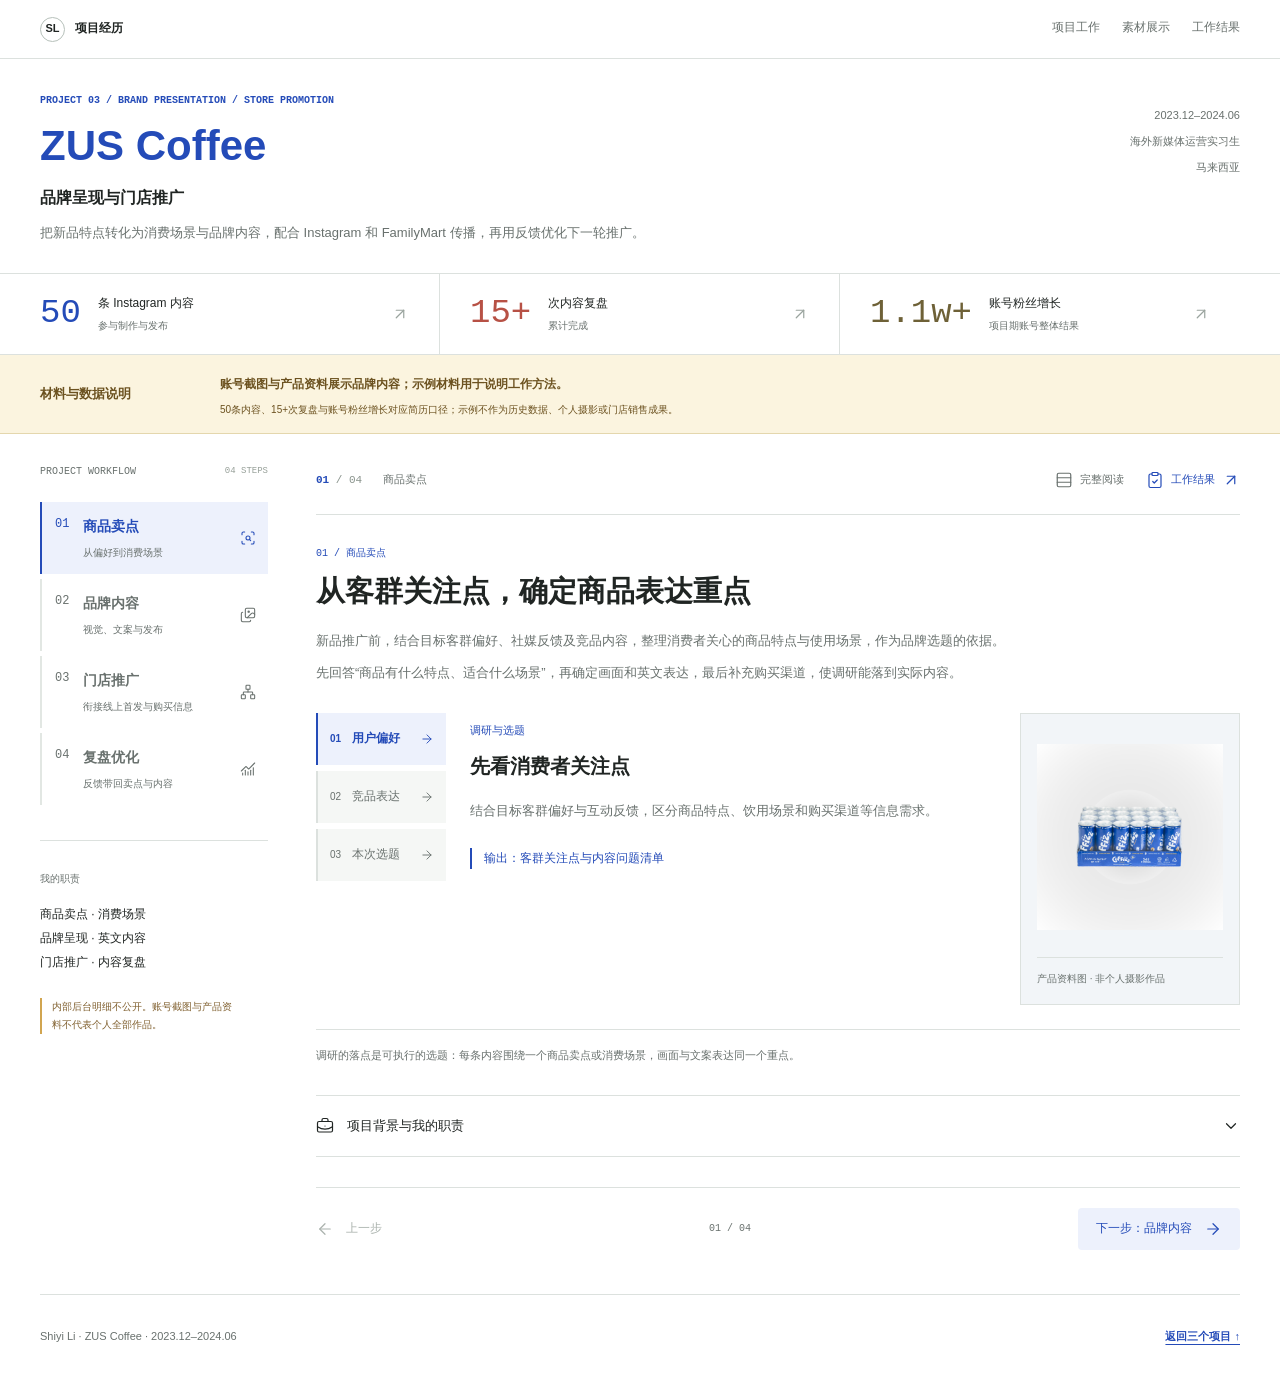
<file: projects/zus-everywhere/case_study.html>
<!doctype html>
<html lang="zh-CN">
<head>
  <meta charset="UTF-8">
  <meta name="viewport" content="width=device-width, initial-scale=1">
  <meta name="description" content="ZUS Coffee品牌呈现与门店推广：从商品卖点和消费场景出发，制作品牌内容，配合线上首发与FamilyMart门店传播，再将反馈带回下一轮推广。">
  <title>ZUS Coffee品牌呈现与门店推广 | Shiyi Li</title>
  <style>
    :root { --ink: #202a38; --blue: #1645c3; --pink: #ad3168; --teal: #08786a; --gold: #805e13; --yellow: #ffe083; --line: #d9e0e8; --muted: #596777; --soft: #f4f6f9; }
    * { box-sizing: border-box; }
    html { scroll-behavior: smooth; scroll-padding-top: 86px; }
    body { margin: 0; color: var(--ink); background: #fff; font: 16px/1.8 Inter, -apple-system, BlinkMacSystemFont, "Segoe UI", "PingFang SC", "Microsoft YaHei", sans-serif; letter-spacing: 0; }
    h1, h2, h3, h4, p, figure { margin: 0; }
    h1, h2, h3, h4 { line-height: 1.4; letter-spacing: 0; text-wrap: balance; }
    p { overflow-wrap: anywhere; }
    a { color: inherit; text-underline-offset: 4px; }
    img { display: block; max-width: 100%; height: auto; }
    button { font: inherit; cursor: pointer; touch-action: manipulation; }
    button, a { -webkit-tap-highlight-color: transparent; }
    [hidden] { display: none !important; }
    :focus-visible { outline: 3px solid var(--pink); outline-offset: 4px; }
    .wrap { width: min(1180px, calc(100% - 64px)); margin-inline: auto; }
    .skip-link { position: fixed; top: 10px; left: 10px; z-index: 100; padding: 8px 12px; background: #fff; transform: translateY(-160%); }
    .skip-link:focus { transform: none; }
    .nav { position: sticky; top: 0; z-index: 30; display: flex; align-items: center; justify-content: space-between; gap: 24px; min-height: 64px; padding: 0 max(32px, calc((100% - 1180px) / 2)); background: #fffffffa; border-bottom: 1px solid var(--line); }
    .brand { display: inline-flex; align-items: center; gap: 10px; color: var(--blue); text-decoration: none; font-size: 13px; font-weight: 750; white-space: nowrap; }
    .brand-mark { display: grid; place-items: center; width: 28px; height: 28px; border: 1px solid var(--blue); border-radius: 50%; font-size: 11px; }
    .nav-links { display: flex; gap: 22px; min-width: 0; overflow: auto; scrollbar-width: none; }
    .nav-links::-webkit-scrollbar { display: none; }
    .nav-links a { display: inline-flex; flex-shrink: 0; align-items: center; min-height: 44px; border-bottom: 2px solid transparent; color: var(--muted); text-decoration: none; font-size: 12px; }
    .nav-links a:hover, .nav-links a[aria-current="location"] { color: var(--blue); border-bottom-color: var(--blue); }
    .hero { position: relative; isolation: isolate; background: #d9e5ed; }
    .hero::before { content: ""; position: absolute; inset: 0; z-index: -1; background: linear-gradient(90deg, #f4f8fcfa 0%, #f4f8fcf5 36%, #f4f8fc75 60%, #f4f8fc00 80%), url("evidence/coffizz-launch.jpg") center 55% / cover no-repeat; }
    .hero-inner { padding-block: 55px 35px; }
    .eyebrow { margin-bottom: 20px; color: var(--blue); font-size: 11px; font-weight: 750; }
    h1 { color: var(--blue); font-size: 64px; line-height: 1.14; font-weight: 850; }
    h1 span { display: block; margin-top: 16px; color: var(--ink); font-size: 36px; line-height: 1.35; }
    .hero-copy { max-width: 570px; margin-top: 22px; color: #334558; font-size: 16px; line-height: 1.9; }
    .hero-meta { display: flex; flex-wrap: wrap; gap: 8px 20px; margin-top: 23px; font-size: 12px; color: #334558; }
    .hero-meta span { padding-left: 9px; border-left: 2px solid var(--blue); }
    .hero-source { max-width: 570px; margin-top: 28px; font-size: 10px; color: #3c4e5f; }
    .hero-source a { display: inline-flex; align-items: center; min-height: 32px; }
    .disclosure { background: var(--yellow); color: #362807; border-bottom: 1px solid #d9b759; }
    .disclosure-inner { display: grid; grid-template-columns: 205px 1fr; align-items: center; gap: 40px; padding-block: 21px; }
    .disclosure h2 { font-size: 18px; }
    .disclosure strong { font-size: 14px; }
    .disclosure p { font-size: 12px; margin-top: 5px; }
    .snapshot { border-bottom: 1px solid var(--line); }
    .metric-row { display: grid; grid-template-columns: repeat(3, minmax(0, 1fr)); }
    .metric { --accent: var(--blue); display: grid; grid-template-columns: auto 1fr; gap: 22px; align-items: center; padding: 28px; border-right: 1px solid var(--line); }
    .metric:first-child { padding-left: 0; }
    .metric:nth-child(2) { --accent: var(--teal); }
    .metric:last-child { --accent: var(--pink); border-right: 0; }
    .metric strong { color: var(--accent); font: 46px/1.2 "SFMono-Regular", Consolas, monospace; white-space: nowrap; }
    .metric b { display: block; font-size: 14px; }
    .metric small { display: block; font-size: 11px; color: var(--muted); margin-top: 4px; }
    .band { border-bottom: 1px solid var(--line); }
    .soft { background: var(--soft); }
    .section { padding-block: 74px; }
    .section-head { display: grid; grid-template-columns: .85fr 1.15fr; gap: 70px; margin-bottom: 34px; align-items: start; }
    .kicker { color: var(--blue); font-size: 11px; font-weight: 750; margin-bottom: 12px; }
    h2 { font-size: 36px; line-height: 1.35; }
    h3 { font-size: 22px; } h4 { font-size: 16px; }
    .lead { font-size: 15px; color: var(--muted); line-height: 1.95; padding-top: 3px; }
    .lead p + p { margin-top: 12px; }
    .roles { display: grid; grid-template-columns: repeat(3, minmax(0, 1fr)); gap: 30px; }
    .role { --accent: var(--blue); display: grid; grid-template-columns: 38px 1fr; gap: 18px; border-top: 3px solid var(--accent); padding-top: 24px; }
    .role:nth-child(2) { --accent: var(--pink); }
    .role:nth-child(3) { --accent: var(--teal); }
    .role > span { font: 28px/1.5 "SFMono-Regular", Consolas, monospace; color: var(--accent); }
    .role p { font-size: 13px; color: var(--muted); margin-top: 10px; }
    .research-grid { display: grid; grid-template-columns: repeat(3, minmax(0, 1fr)); gap: 30px; }
    .research-item { padding-top: 22px; border-top: 1px solid #b3bfcd; }
    .research-item > span { color: var(--blue); font: 12px/1.5 "SFMono-Regular", Consolas, monospace; }
    .research-item h3 { margin-top: 12px; }
    .research-item p { color: var(--muted); font-size: 14px; margin-top: 12px; }
    .research-item small { display: block; font-size: 11px; color: var(--gold); margin-top: 20px; }
    .research-note { padding-top: 24px; margin-top: 28px; border-top: 1px solid var(--line); font-size: 13px; color: var(--muted); }
    .workflow-heading { display: flex; justify-content: space-between; align-items: baseline; gap: 16px; flex-wrap: wrap; margin-bottom: 22px; }
    .workflow-heading h3 { font-size: 19px; }
    .example-label { font-size: 11px; color: var(--gold); font-weight: 650; }
    .workflow { display: grid; grid-template-columns: repeat(6, minmax(0, 1fr)); gap: 22px; list-style: none; margin: 0 0 38px; padding: 0; }
    .workflow li { --accent: var(--blue); position: relative; border-top: 3px solid var(--accent); padding-top: 20px; }
    .workflow li:nth-child(2), .workflow li:nth-child(5) { --accent: var(--pink); }
    .workflow li:nth-child(3), .workflow li:nth-child(6) { --accent: var(--teal); }
    .workflow li:not(:last-child)::after { content: "→"; position: absolute; right: -22px; top: -21px; color: var(--accent); font-size: 23px; background: #fff; padding-inline: 3px; }
    .workflow li > span { display: block; color: var(--accent); font: 29px/1.3 "SFMono-Regular", Consolas, monospace; margin-bottom: 12px; }
    .workflow h4 { font-size: 16px; }
    .workflow p { font-size: 12px; color: var(--muted); margin-top: 8px; }
    .tablist { display: flex; width: min(650px, 100%); padding: 4px; border: 1px solid #b7c4d4; background: #fff; border-radius: 6px; margin-bottom: 24px; }
    .tablist button { flex: 1; min-width: 0; min-height: 46px; padding: 8px 12px; border: 0; border-radius: 3px; color: var(--muted); background: transparent; font-size: 13px; }
    .tablist button[aria-selected="true"] { background: var(--blue); color: #fff; }
    .tablist button:hover:not([aria-selected="true"]) { background: var(--soft); color: var(--blue); }
    .panels { min-width: 0; }
    .panel { padding: 28px 0; border-block: 1px solid var(--line); min-width: 0; }
    .panel + .panel { margin-top: 24px; }
    .enhanced .panels { display: grid; }
    .enhanced .panel { grid-area: 1 / 1; margin: 0; }
    .enhanced .panel[aria-hidden="true"] { visibility: hidden; pointer-events: none; }
    .panel-heading { display: grid; grid-template-columns: 56px 1fr; align-items: center; gap: 20px; margin-bottom: 25px; }
    .panel-heading > span { color: var(--pink); font: 37px/1.2 "SFMono-Regular", Consolas, monospace; }
    .panel-heading small { display: block; font-size: 10px; color: var(--muted); margin-bottom: 7px; }
    .panel-heading h3 { font-size: 24px; }
    .panel-columns { display: grid; grid-template-columns: repeat(3, minmax(0, 1fr)); gap: 30px; }
    .panel-column { --accent: var(--blue); border-top: 3px solid var(--accent); padding-top: 17px; }
    .panel-column:nth-child(2) { --accent: var(--pink); }
    .panel-column:nth-child(3) { --accent: var(--teal); }
    .panel-column h4 { color: var(--accent); }
    .panel-column p { font-size: 14px; color: var(--muted); line-height: 1.9; margin-top: 11px; }
    .material-note { font-size: 11px; color: var(--muted); margin-top: 17px; }
    .evidence { display: grid; grid-template-columns: minmax(0, 1fr) minmax(0, 1fr); gap: 56px; align-items: start; margin-top: 50px; }
    .photo-link { display: block; cursor: zoom-in; border: 1px solid var(--line); background: #fff; }
    .photo-link:hover { outline: 3px solid var(--blue); outline-offset: -3px; }
    .feed img { width: 100%; aspect-ratio: 1206 / 2622; object-fit: contain; }
    figcaption { font-size: 11px; color: var(--muted); margin-top: 12px; }
    .evidence-copy { padding-top: 23px; border-top: 2px solid var(--ink); }
    .evidence-copy h3 { font-size: 27px; }
    .evidence-copy > p { margin-top: 16px; font-size: 14px; color: var(--muted); }
    .evidence-points { margin: 25px 0; }
    .evidence-points > div { padding-block: 16px; border-top: 1px solid var(--line); }
    .evidence-points dt { font-size: 14px; font-weight: 700; }
    .evidence-points dd { margin: 6px 0 0; font-size: 13px; color: var(--muted); }
    .image-note { padding: 16px 18px; margin-top: 20px; border-left: 3px solid #ae790b; background: var(--yellow); color: #362807; font-size: 12px; }
    .product-materials { display: grid; grid-template-columns: 1fr 1fr; gap: 18px; margin-top: 28px; }
    .product-materials img { width: 100%; aspect-ratio: 1; object-fit: contain; }
    .channel-steps { display: grid; grid-template-columns: repeat(3, minmax(0, 1fr)); gap: 30px; margin-bottom: 40px; }
    .channel-step { border-top: 3px solid var(--teal); padding-top: 22px; }
    .channel-step:nth-child(2) { border-color: var(--pink); }
    .channel-step:nth-child(3) { border-color: var(--blue); }
    .channel-step h3 { font-size: 21px; }
    .channel-step p { font-size: 13px; color: var(--muted); margin-top: 11px; }
    .review-intro { display: flex; justify-content: space-between; align-items: baseline; gap: 20px; flex-wrap: wrap; margin-bottom: 22px; }
    .review-intro h3 { font-size: 23px; }
    .review-note { padding: 15px 18px; background: #fff2c8; border-left: 3px solid #c79922; color: #604714; font-size: 12px; margin-bottom: 22px; }
    .results { background: #f1f7f4; }
    .result-list { list-style: none; margin: 0; padding: 0; border-top: 1px solid #b9d2c7; }
    .result-list li { display: grid; grid-template-columns: 55px .8fr 1.2fr; align-items: baseline; gap: 28px; padding-block: 26px; border-bottom: 1px solid #b9d2c7; }
    .result-list li > span { font: 22px/1.2 "SFMono-Regular", Consolas, monospace; color: var(--teal); }
    .result-list h3 { font-size: 22px; }
    .result-list p { font-size: 14px; color: var(--muted); }
    .scope-note { margin-top: 25px; font-size: 12px; color: #4b6258; }
    .scope-note strong { margin-right: 10px; color: #25654a; }
    .footer { padding-block: 22px; font-size: 11px; color: var(--muted); }
    .footer .wrap { display: flex; justify-content: space-between; gap: 20px; align-items: center; }
    .footer a { display: inline-flex; align-items: center; min-height: 44px; font-weight: 700; color: var(--blue); }
    @media (max-width: 1000px) {
      h1 { font-size: 55px; } h1 span { font-size: 32px; } h2 { font-size: 32px; }
      .hero-copy { max-width: 480px; }
      .metric { grid-template-columns: 1fr; gap: 9px; padding-inline: 22px; }
      .metric strong { font-size: 40px; }
      .section-head { gap: 36px; }
      .role { grid-template-columns: 30px 1fr; gap: 12px; } .role h3 { font-size: 20px; }
      .workflow { gap: 15px; } .workflow li:not(:last-child)::after { right: -19px; font-size: 20px; top: -19px; }
      .workflow h4 { font-size: 14px; }
      .evidence { gap: 30px; }
      .product-materials { gap: 12px; }
    }
    @media (max-width: 760px) {
      html { scroll-padding-top: 102px; }
      .wrap { width: calc(100% - 36px); }
      .nav { flex-direction: column; align-items: stretch; padding: 12px 18px 0; gap: 0; }
      .brand { font-size: 12px; } .brand-mark { width: 24px; height: 24px; }
      .nav-links { width: 100%; gap: 23px; } .nav-links a { font-size: 11px; }
      .hero::before { background-image: linear-gradient(90deg, #f4f8fcfa 0%, #f4f8fce8 48%, #f4f8fc85 100%), url("evidence/coffizz-launch.jpg"); background-position: center, 68% center; }
      .hero-inner { padding-block: 32px 22px; }
      h1 { font-size: 44px; } h1 span { margin-top: 14px; font-size: 27px; }
      .eyebrow { font-size: 10px; margin-bottom: 15px; }
      .hero-copy { font-size: 14px; margin-top: 17px; max-width: 390px; }
      .hero-meta { font-size: 10px; gap: 7px 14px; margin-top: 18px; }
      .hero-source { font-size: 10px; margin-top: 16px; }
      .disclosure-inner { grid-template-columns: 1fr; gap: 8px; padding-block: 18px; }
      .disclosure h2 { font-size: 18px; } .disclosure strong { font-size: 12px; } .disclosure p { font-size: 11px; }
      .metric, .metric:first-child { padding: 22px 12px; }
      .metric:first-child { padding-left: 0; } .metric:last-child { padding-right: 0; }
      .metric strong { font-size: 30px; } .metric b { font-size: 12px; } .metric small { font-size: 10px; }
      .section { padding-block: 50px; }
      .section-head { grid-template-columns: 1fr; gap: 18px; margin-bottom: 28px; }
      h2 { font-size: 29px; } .kicker { font-size: 10px; margin-bottom: 10px; } .lead { font-size: 14px; }
      .roles, .research-grid { grid-template-columns: 1fr; gap: 24px; }
      .role { padding-top: 18px; grid-template-columns: 35px 1fr; gap: 15px; }
      .role h3 { font-size: 21px; } .role p { margin-top: 7px; }
      .research-item { padding-top: 18px; } .research-item h3 { font-size: 21px; margin-top: 8px; }
      .research-item p { margin-top: 8px; font-size: 13px; } .research-item small { margin-top: 12px; }
      .research-note { font-size: 12px; padding-top: 20px; margin-top: 25px; }
      .workflow-heading h3 { font-size: 18px; } .example-label { font-size: 10px; }
      .workflow { grid-template-columns: 1fr; gap: 0; margin-bottom: 28px; }
      .workflow li { border-top: 0; border-left: 2px solid var(--accent); padding: 0 0 24px 54px; margin-left: 9px; }
      .workflow li:last-child { padding-bottom: 0; }
      .workflow li > span { position: absolute; top: 1px; left: 14px; font-size: 21px; }
      .workflow h4 { font-size: 17px; } .workflow p { margin-top: 6px; }
      .workflow li:not(:last-child)::after { content: "↓"; top: auto; bottom: 0; left: -10px; right: auto; font-size: 20px; padding: 0; }
      .tablist { width: 100%; margin-bottom: 20px; } .tablist button { font-size: 12px; padding-inline: 6px; }
      .panel { padding-block: 22px; }
      .panel-heading { grid-template-columns: 38px 1fr; gap: 15px; margin-bottom: 20px; }
      .panel-heading > span { font-size: 29px; } .panel-heading h3 { font-size: 21px; }
      .panel-columns { grid-template-columns: 1fr; gap: 23px; }
      .panel-column { padding-top: 15px; } .panel-column p { font-size: 13px; margin-top: 9px; }
      .material-note { font-size: 10px; }
      .evidence { grid-template-columns: 1fr; gap: 26px; margin-top: 35px; }
      .evidence-copy { padding-top: 19px; } .evidence-copy h3 { font-size: 25px; }
      .evidence-copy > p { font-size: 13px; }
      .product-materials { gap: 16px; }
      .channel-steps { grid-template-columns: 1fr; gap: 24px; margin-bottom: 30px; }
      .channel-step { padding-top: 18px; } .channel-step p { margin-top: 8px; }
      .review-intro { gap: 8px; } .review-intro h3 { font-size: 21px; }
      .review-note { font-size: 11px; padding: 14px 16px; }
      .result-list li { grid-template-columns: 32px 1fr; gap: 10px 16px; padding-block: 23px; }
      .result-list li > span { font-size: 19px; } .result-list h3 { font-size: 21px; }
      .result-list p { grid-column: 2; font-size: 13px; }
      .scope-note { font-size: 11px; } .scope-note strong { display: block; margin-bottom: 6px; }
      .footer .wrap { flex-direction: column; align-items: flex-start; gap: 6px; }
    }
    @media (max-width: 360px) { .metric strong { font-size: 26px; } .nav-links { gap: 17px; } }
    @media (prefers-reduced-motion: reduce) { html { scroll-behavior: auto; } }
  </style>
  <link rel="stylesheet" href="../ai-news-dashboard/case-study-workspace.css">
  <link rel="stylesheet" href="../project-workspace.css">
  <link rel="stylesheet" href="../market-workspace.css">
</head>
<body>
  <a class="skip-link" href="#overview">跳至项目内容</a>
  <nav class="nav" aria-label="页面导航">
    <a class="brand" href="../../index.html#projects" aria-label="返回作品集首页"><span class="brand-mark">SL</span><span>Shiyi Li · Retail & Customer Experience</span></a>
    <div class="nav-links"><a href="#overview">背景与目标</a><a href="#research">商品卖点</a><a href="#content">品牌内容</a><a href="#review">门店推广</a><a href="#results">项目成果</a></div>
  </nav>
  <main>
    <header class="hero">
      <div class="wrap hero-inner">
        <p class="eyebrow">PROJECT 03 / BRAND PRESENTATION · RETAIL PROMOTION</p>
        <h1>ZUS Coffee<span>品牌呈现<br>与门店推广</span></h1>
        <p class="hero-copy">把新品特点转化为消费场景与品牌内容，配合 Instagram 和 FamilyMart 传播，再用反馈优化下一轮推广。</p>
        <div class="hero-meta"><span>2023.12–2024.06</span><span>海外新媒体运营实习生</span><span>马来西亚</span></div>
        <p class="hero-source">COFFIZZ 产品资料图 · 非个人摄影作品 · <a href="https://siakapkeli.my/articles/zus-coffee-perkenalkan-coffizz-kopi-berkarbonat-halal-dalam-tin-pertama-di-malaysia" target="_blank" rel="noopener noreferrer">原图片来源 ↗</a></p>
      </div>
    </header>
    <aside class="disclosure" aria-labelledby="disclosure-title">
      <div class="wrap disclosure-inner"><h2 id="disclosure-title">材料与数据说明</h2><div><strong>账号截图与产品资料展示品牌内容；示例材料用于说明工作方法。</strong><p>50条内容、15+次复盘与账号粉丝增长对应简历口径；示例不作为历史数据、个人摄影或门店销售成果。</p></div></div>
    </aside>
    <div class="snapshot" aria-label="工作量与账号结果">
      <div class="wrap metric-row">
        <div class="metric"><strong>50</strong><div><b>条 Instagram 内容</b><small>参与制作与发布的内容条数</small></div></div>
        <div class="metric"><strong>15+</strong><div><b>次内容复盘</b><small>累计完成的内容复盘次数</small></div></div>
        <div class="metric"><strong>1.1w+</strong><div><b>账号粉丝增长</b><small>项目期账号整体结果</small></div></div>
      </div>
    </div>

    <section class="band" id="overview"><div class="wrap section">
      <div class="section-head"><div><p class="kicker">01 / 背景与目标</p><h2>让新品被理解<br>让门店信息被看见</h2></div><div class="lead"><p><strong>背景：</strong>新品推广既要说明商品特点，也要符合品牌调性，并让消费者找到购买渠道。我在 ZUS Coffee 海外新媒体实习期间，参与新品调研、Instagram 内容制作及 FamilyMart 传播配合。</p><p><strong>目标：</strong>将客群偏好与反馈转成商品卖点和消费场景，用画面、英文文案及渠道信息统一呈现；发布后复盘内容表现，把问题和有效表达带回后续选题。</p></div></div>
      <div class="roles">
        <article class="role"><span>01</span><div><h3>商品卖点与场景</h3><p>结合客群偏好、社媒反馈及竞品内容，整理新品特点、消费场景与用户关注点。</p></div></article>
        <article class="role"><span>02</span><div><h3>品牌形象与呈现</h3><p>围绕新品卖点和品牌调性，参与拍摄、剪辑、英文文案与素材整理，配合内容发布。</p></div></article>
        <article class="role"><span>03</span><div><h3>门店推广与复盘</h3><p>整理线上首发与 FamilyMart 宣传素材、门店信息及排期，每周复盘并调整后续内容。</p></div></article>
      </div>
    </div></section>

    <section class="band soft" id="research"><div class="wrap section">
      <div class="section-head"><div><p class="kicker">02 / 商品卖点与消费场景</p><h2>从客群关注点<br>确定商品表达重点</h2></div><div class="lead"><p>新品推广前，结合目标客群偏好、社媒反馈及竞品内容，整理消费者关心的商品特点与使用场景，作为品牌选题的依据。</p><p>先回答“商品有什么特点、适合什么场景”，再确定画面和英文表达，最后补充购买渠道，使调研能落到实际内容。</p></div></div>
      <div class="research-grid">
        <article class="research-item"><span>01 / 客群偏好</span><h3>先看消费者关注点</h3><p>结合目标客群偏好与互动反馈，区分商品特点、饮用场景和购买渠道等信息需求。</p><small>输出：客群关注点与内容问题清单</small></article>
        <article class="research-item"><span>02 / 竞品观察</span><h3>再看品牌表达方式</h3><p>观察竞品的新品表达、视觉形式与消费场景，结合品牌调性整理可参考的内容方式。</p><small>输出：画面、场景与文字表达参考</small></article>
        <article class="research-item"><span>03 / 卖点转化</span><h3>把信息转成具体选题</h3><p>核对产品资料与发布安排，将客群关注点转成商品卖点、场景主题及英文文案重点。</p><small>输出：卖点与场景对应的内容选题</small></article>
      </div>
      <p class="research-note">调研的落点是可执行的选题：每条内容围绕一个商品卖点或消费场景，画面与文案表达同一个重点。</p>
    </div></section>

    <section class="band" id="content"><div class="wrap section">
      <div class="section-head"><div><p class="kicker">03 / 品牌形象与内容呈现</p><h2>让商品、画面与文案<br>形成一致的品牌表达</h2></div><div class="lead"><p>协助完成50条 Instagram 内容发布，参与选题、拍摄、剪辑、英文文案、hashtag 与素材整理。</p><p>按新品介绍、消费场景和购买信息组织内容，围绕品牌调性调整视觉与文字表达；不同内容的具体参与环节有所不同。</p></div></div>
      <div class="workflow-heading"><h3>内容工作流程</h3><span class="example-label">工作环节整理 · 非历史排期记录</span></div>
      <ol class="workflow" aria-label="内容工作流程">
        <li><span>01</span><h4>客群与商品</h4><p>梳理偏好、反馈与产品资料</p></li>
        <li><span>02</span><h4>卖点与场景</h4><p>确定选题和品牌表达重点</p></li>
        <li><span>03</span><h4>视觉与文案</h4><p>参与拍摄、剪辑和英文制作</p></li>
        <li><span>04</span><h4>素材与排期</h4><p>核对品牌信息、素材和时间</p></li>
        <li><span>05</span><h4>门店与线上</h4><p>配合发布与门店信息传播</p></li>
        <li><span>06</span><h4>复盘再执行</h4><p>调整下一条内容并继续观察</p></li>
      </ol>
      <div class="tabbed" data-tab-group="content">
        <div class="tablist" role="tablist" aria-label="三类内容工作" hidden>
          <button id="content-tab-product" type="button" role="tab" aria-controls="content-product">新品介绍</button>
          <button id="content-tab-scene" type="button" role="tab" aria-controls="content-scene">生活场景</button>
          <button id="content-tab-channel" type="button" role="tab" aria-controls="content-channel">购买信息</button>
        </div>
        <div class="panels">
          <article class="panel" id="content-product"><div class="panel-heading"><span>01</span><div><small>新品介绍</small><h3>把产品信息说明白</h3></div></div><div class="panel-columns">
            <div class="panel-column"><h4>要传达什么</h4><p>新品是什么，有哪些值得关注的产品特点，以及本次发布需要说明的信息。</p></div>
            <div class="panel-column"><h4>参与的工作</h4><p>整理产品卖点，参与相关选题、拍摄剪辑与英文文案，配合素材准备。</p></div>
            <div class="panel-column"><h4>品牌呈现重点</h4><p>突出商品特点，核对品牌名称、视觉与文字表达，让画面和文案围绕同一个新品重点。</p></div>
          </div></article>
          <article class="panel" id="content-scene"><div class="panel-heading"><span>02</span><div><small>生活场景内容</small><h3>让画面贴近使用情境</h3></div></div><div class="panel-columns">
            <div class="panel-column"><h4>要传达什么</h4><p>产品可以出现在哪些日常情境中，让内容不只停留在包装和卖点介绍。</p></div>
            <div class="panel-column"><h4>参与的工作</h4><p>结合选题参与拍摄、剪辑与英文文案，整理不同版本和发布所需素材。</p></div>
            <div class="panel-column"><h4>品牌呈现重点</h4><p>产品、场景和文案保持同一主题，将商品特点放进消费者能够理解的日常情境。</p></div>
          </div></article>
          <article class="panel" id="content-channel"><div class="panel-heading"><span>03</span><div><small>购买信息传播</small><h3>把购买信息补充清楚</h3></div></div><div class="panel-columns">
            <div class="panel-column"><h4>要传达什么</h4><p>新品的线上发布与线下渠道信息，让感兴趣的用户知道在哪里了解或购买。</p></div>
            <div class="panel-column"><h4>参与的工作</h4><p>配合线上首发及 FamilyMart 传播，协助整理宣传素材、门店信息与发布排期。</p></div>
            <div class="panel-column"><h4>渠道衔接重点</h4><p>核对产品名称、门店信息及发布时间，让线上兴趣能够接到清楚的购买说明。</p></div>
          </div></article>
        </div>
      </div>
      <p class="material-note">三类内容为工作说明的组织方式，不代表三组对照实验；未展示单条内容的后台数据或转化结论。</p>
      <div class="evidence">
        <figure class="feed"><a class="photo-link" href="../../works/covers/zus-everywhere.jpg" target="_blank" rel="noopener noreferrer" aria-label="查看 ZUS Everywhere 账号截图原图"><img src="../../works/covers/zus-everywhere.jpg" width="1206" height="2622" alt="ZUS Everywhere Instagram 账号截图，包含产品、场景及活动内容" loading="lazy"></a><figcaption>账号截图 · 保留原貌 · 不代表其中所有内容均由本人制作</figcaption></figure>
        <div class="evidence-copy">
          <p class="kicker">账号内容与产品资料</p><h3>围绕品牌调性<br>统一准备内容素材</h3>
          <p>账号截图呈现了产品、生活场景和活动等内容。我的参与范围以本页说明的选题、拍摄剪辑、英文文案及发布配合为准。</p>
          <dl class="evidence-points">
            <div><dt>画面与视频</dt><dd>围绕新品卖点和消费场景参与拍摄、剪辑，使产品在画面中有明确表达重点。</dd></div>
            <div><dt>英文文案与标签</dt><dd>参与英文 caption、hashtag 和产品信息整理，使文案与画面及品牌调性相互对应。</dd></div>
            <div><dt>素材与发布时间</dt><dd>整理素材版本和门店信息，配合内容排期与发布确认，衔接线上首发和线下传播。</dd></div>
          </dl>
          <p class="image-note">材料说明：账号截图用于呈现整体内容风格；下方为产品资料图，并非个人摄影或设计作品。</p>
          <div class="product-materials">
            <figure><a class="photo-link" href="evidence/coffizz-product.png" target="_blank" rel="noopener noreferrer" aria-label="查看 COFFIZZ 产品资料原图"><img src="evidence/coffizz-product.png" width="1080" height="1080" alt="COFFIZZ 产品资料图" loading="lazy"></a><figcaption>COFFIZZ 产品资料图</figcaption></figure>
            <figure><a class="photo-link" href="evidence/coffizz-carton.png" target="_blank" rel="noopener noreferrer" aria-label="查看 COFFIZZ 包装资料原图"><img src="evidence/coffizz-carton.png" width="1080" height="1080" alt="COFFIZZ 外箱包装资料图" loading="lazy"></a><figcaption>COFFIZZ 包装资料图</figcaption></figure>
          </div>
        </div>
      </div>
    </div></section>

    <section class="band soft" id="review"><div class="wrap section">
      <div class="section-head"><div><p class="kicker">04 / 门店推广与效果复盘</p><h2>把品牌内容<br>接到线下购买信息</h2></div><div class="lead"><p>配合产品线上首发及 FamilyMart 线下渠道传播，整理宣传素材、门店信息和发布排期，让新品介绍、活动表达与购买说明相互衔接。</p><p>每周跟踪内容数据，累计输出15+次复盘，将互动反馈、信息缺口和内容表现带回选题、视觉表达及发布节奏，再在后续内容中继续观察。</p></div></div>
      <div class="channel-steps">
        <article class="channel-step"><h3>发布前：商品与门店对齐</h3><p>整理商品资料、宣传素材、门店信息及排期，核对各渠道表达与发布时间。</p></article>
        <article class="channel-step"><h3>发布后：记录消费者反馈</h3><p>每周跟踪触达与互动，整理产品和购买地点相关问题，发现商品或渠道说明缺口。</p></article>
        <article class="channel-step"><h3>复盘后：调整并继续观察</h3><p>把已确认的问题转成下一条内容的调整动作，更新选题、视觉或文字，再看后续反馈。</p></article>
      </div>
      <div class="review-intro"><h3>从反馈到下一条内容</h3><span class="example-label">复盘思路示意 · 非历史数据结论</span></div>
      <p class="review-note">以下是问题处理思路，不是历史用户原话、真实数据对比或已经验证的优化效果。数据有变化时，先核对内容、时间与其他影响因素，再讨论调整。</p>
      <div class="tabbed" data-tab-group="review">
        <div class="tablist" role="tablist" aria-label="复盘思路示例" hidden>
          <button id="review-tab-info" type="button" role="tab" aria-controls="review-info">购买地点询问</button>
          <button id="review-tab-response" type="button" role="tab" aria-controls="review-response">内容表现变化</button>
          <button id="review-tab-product" type="button" role="tab" aria-controls="review-product">产品问题反馈</button>
        </div>
        <div class="panels">
          <article class="panel" id="review-info"><div class="panel-heading"><span>01</span><div><small>示例情境</small><h3>评论里出现购买地点询问</h3></div></div><div class="panel-columns">
            <div class="panel-column"><h4>关注什么信息</h4><p>用户具体询问哪个产品、哪个地区或哪类购买渠道，不直接把询问当作成交。</p></div>
            <div class="panel-column"><h4>还需要核对什么</h4><p>检查原帖是否说明购买渠道，以及现有门店或购买入口信息是否仍然准确。</p></div>
            <div class="panel-column"><h4>可以怎样调整</h4><p>确认后补充门店或渠道说明，在下一条相关内容中前置购买信息，再观察同类疑问是否减少。</p></div>
          </div></article>
          <article class="panel" id="review-response"><div class="panel-heading"><span>02</span><div><small>示例情境</small><h3>一条内容的表现发生变化</h3></div></div><div class="panel-columns">
            <div class="panel-column"><h4>关注什么信息</h4><p>在相同观察时长下，查看可获取的触达和互动表现，避免只看某一个数字。</p></div>
            <div class="panel-column"><h4>还需要核对什么</h4><p>核对主题、形式、发布时间，以及是否有活动或额外推广等影响。</p></div>
            <div class="panel-column"><h4>可以怎样调整</h4><p>选一个可执行调整，如前置商品卖点或调整画面顺序；下一条发布后用相同观察时长继续复盘。</p></div>
          </div></article>
          <article class="panel" id="review-product"><div class="panel-heading"><span>03</span><div><small>示例情境</small><h3>用户对产品信息有疑问</h3></div></div><div class="panel-columns">
            <div class="panel-column"><h4>关注什么信息</h4><p>区分用户是在询问产品信息，还是表达个人偏好，不从少量评论推断全部用户。</p></div>
            <div class="panel-column"><h4>还需要核对什么</h4><p>回看原内容是否解释清楚，再核对产品资料，确认哪些信息可以补充。</p></div>
            <div class="panel-column"><h4>可以怎样调整</h4><p>核对产品资料后补充说明，形成后续商品介绍选题；发布后继续查看同类问题，不确定的信息先与团队确认。</p></div>
          </div></article>
        </div>
      </div>
    </div></section>

    <section class="band results" id="results"><div class="wrap section">
      <div class="section-head"><div><p class="kicker">05 / 项目成果与能力沉淀</p><h2>从商品理解到门店传播<br>再把反馈带回内容</h2></div><div class="lead"><p>参与50条 Instagram 内容发布、完成15+次复盘，协同带动账号粉丝增长1.1w+。这段经历沉淀了商品卖点提炼、品牌形象呈现和线上线下推广能力，可用于品牌新零售与门店活动配合。</p></div></div>
      <ol class="result-list">
        <li><span>01</span><h3>参与50条内容发布</h3><p>将客群洞察与商品卖点落到选题、拍摄、剪辑和英文文案，按品牌调性准备发布素材。</p></li>
        <li><span>02</span><h3>完成15+次内容复盘</h3><p>按周跟踪数据与互动反馈，整理问题和调整动作，更新后续内容并继续观察，形成执行闭环。</p></li>
        <li><span>03</span><h3>账号粉丝增长1.1w+</h3><p>配合线上首发与 FamilyMart 门店渠道传播，协同支持品牌触达；增长为账号整体结果。</p></li>
      </ol>
      <p class="scope-note"><strong>统计范围</strong>参与发布的内容条数、累计完成的复盘次数及项目期账号粉丝增长；原始后台明细不作公开展示。</p>
    </div></section>
  </main>
  <footer class="footer"><div class="wrap"><span>Shiyi Li · ZUS Coffee · 2023.12–2024.06</span><a href="../../index.html#projects">返回三个项目 ↑</a></div></footer>
  <script>
    // Shared grid sizing keeps all tab states stable; without JS every panel is readable.
    document.querySelectorAll('[data-tab-group]').forEach(group => {
      const tablist = group.querySelector('[role="tablist"]');
      const tabs = [...tablist.querySelectorAll('[role="tab"]')];
      const panels = [...group.querySelectorAll('.panel')];
      function selectTab(tab) {
        tabs.forEach(item => {
          const selected = item === tab;
          item.setAttribute('aria-selected', String(selected));
          item.tabIndex = selected ? 0 : -1;
        });
        panels.forEach(panel => {
          const selected = panel.id === tab.getAttribute('aria-controls');
          panel.setAttribute('aria-hidden', String(!selected));
          panel.inert = !selected;
        });
      }
      panels.forEach((panel, index) => {
        panel.setAttribute('role', 'tabpanel');
        panel.setAttribute('aria-labelledby', tabs[index].id);
      });
      group.classList.add('enhanced');
      tablist.hidden = false;
      selectTab(tabs[0]);
      tabs.forEach((tab, index) => {
        tab.addEventListener('click', () => selectTab(tab));
        tab.addEventListener('keydown', event => {
          let next;
          if (event.key === 'ArrowRight') next = (index + 1) % tabs.length;
          if (event.key === 'ArrowLeft') next = (index - 1 + tabs.length) % tabs.length;
          if (event.key === 'Home') next = 0;
          if (event.key === 'End') next = tabs.length - 1;
          if (next === undefined) return;
          event.preventDefault();
          selectTab(tabs[next]);
          tabs[next].focus();
        });
      });
    });
    if ('IntersectionObserver' in window) {
      const links = [...document.querySelectorAll('.nav-links a')];
      const observer = new IntersectionObserver(entries => {
        const visible = entries.filter(entry => entry.isIntersecting).sort((a, b) => a.boundingClientRect.top - b.boundingClientRect.top)[0];
        if (!visible) return;
        links.forEach(link => {
          if (link.hash === '#' + visible.target.id) link.setAttribute('aria-current', 'location');
          else link.removeAttribute('aria-current');
        });
      }, { rootMargin: '-110px 0px -55% 0px' });
      links.forEach(link => observer.observe(document.querySelector(link.hash)));
    }
  </script>
  <script src="../ai-news-dashboard/lucide.min.js"></script>
  <script src="../project-workspace.js" data-project="zus"></script>
</body>
</html>
</file>
<file: projects/ai-news-dashboard/case-study-workspace.css>
:root { --ink: #202523; --muted: #69716e; --line: #dce1de; --soft: #f5f7f5; --blue: #126c62; --cyan: #126c62; --pink: #bd514d; }
.project-subtitle { margin-top: 10px; font-size: 20px; }
.hero h1 span { font-size: 36px; }
.need-tabs, .chart-tabs { display: flex; gap: 0; border-bottom: 1px solid var(--line); }
.need-tabs button, .chart-tabs button { border: 0; border-bottom: 2px solid transparent; background: none; padding: 12px 15px; color: var(--muted); font-size: 13px; }
.need-tabs [aria-selected="true"], .chart-tabs [aria-selected="true"] { border-bottom-color: var(--cyan); color: var(--cyan); font-weight: 700; }
.need-explorer { display: grid; grid-template-columns: minmax(0, 1fr) 230px; gap: 40px; }
.need-label { margin-top: 26px; font-size: 11px; color: var(--muted); }
.need-question { margin-top: 8px; font-size: 23px; }
.need-decisions { margin: 23px 0 0; }
.need-decisions > div { display: grid; grid-template-columns: 64px minmax(0, 1fr); gap: 18px; border-top: 1px solid var(--line); padding-block: 14px; font-size: 13px; }
.need-decisions dt { color: var(--muted); }
.need-decisions dd { margin: 0; }
.need-evidence { padding: 15px; background: #f0f3f0; border: 1px solid var(--line); }
.need-evidence img { height: 270px; object-fit: contain; }
.need-evidence figcaption { margin-top: 16px; border-top: 1px solid var(--line); padding-top: 12px; }
.need-evidence figcaption span { font-size: 10px; }
.need-evidence strong { font-size: 12px; margin-top: 4px; }
.need-source { margin-top: 24px; font-size: 11px; color: var(--muted); }
.interactive-case { background: #fff; }
.interactive-case svg.lucide { width: 18px; height: 18px; flex: 0 0 auto; }
.interactive-case .report, .interactive-case .hero-inner, .interactive-case .metric-strip { width: min(1280px, calc(100% - 80px)); }
.interactive-case .site-nav { min-height: 58px; padding: 0 max(40px, calc((100% - 1280px) / 2)); color: var(--ink); background: #fffffff5; border-bottom-color: var(--line); }
.interactive-case .brand-mark { border-color: #b6c0ba; width: 25px; height: 25px; }
.interactive-case .nav-brand { font-size: 12px; }
.interactive-case .nav-links a { color: var(--muted); min-height: 58px; gap: 5px; }
.interactive-case .nav-links a.active, .interactive-case .nav-links a:hover { color: var(--cyan); border-bottom-color: var(--cyan); }
.interactive-case .hero { min-height: 0; background: #fff; color: var(--ink); border-bottom: 1px solid var(--line); }
.interactive-case .hero::before { display: none; }
.interactive-case .hero-inner { position: relative; padding-block: 34px 28px; }
.interactive-case .eyebrow { margin-bottom: 13px; color: var(--cyan); font: 600 10px/1.5 "SFMono-Regular", Consolas, monospace; }
.interactive-case h1 { font-size: 42px; line-height: 1.2; font-weight: 760; }
.interactive-case h1 span { display: inline-block; margin-left: 14px; padding-left: 20px; border-left: 1px solid #acb9b1; font-size: 26px; font-weight: 500; vertical-align: middle; }
.interactive-case .project-subtitle { font-size: 16px; font-weight: 650; margin-top: 13px; }
.interactive-case .hero-copy { color: var(--muted); font-size: 13px; line-height: 1.8; margin-top: 8px; max-width: 730px; }
.interactive-case .hero-meta { position: absolute; right: 0; top: 47px; margin: 0; display: grid; gap: 6px; font-size: 11px; color: var(--muted); }
.interactive-case .hero-meta span { border: none; padding: 0; text-align: right; }
.interactive-case .metric-strip { grid-template-columns: repeat(3, minmax(0, 1fr)); }
.summary-stat { display: flex; align-items: center; gap: 20px; padding: 20px 30px; border-right: 1px solid var(--line); text-decoration: none; }
.summary-stat:first-child { padding-left: 0; }
.summary-stat:last-child { border: 0; }
.summary-stat > strong { font: 500 36px/1.2 "SFMono-Regular", Consolas, monospace; color: var(--cyan); white-space: nowrap; }
.summary-stat:nth-child(2) > strong { color: #b75145; }
.summary-stat:nth-child(3) > strong { color: #6e6137; }
.summary-stat > strong span { font-size: 21px; }
.summary-stat > strong small { font: 11px sans-serif; margin-right: 3px; }
.summary-stat > span { font-size: 12px; }
.summary-stat > span small { display: block; color: var(--muted); font-size: 10px; margin-top: 3px; }
.summary-stat > svg { margin-left: auto; color: #9aa49e; transition: transform .2s; }
.summary-stat:hover svg { transform: translate(2px, -2px); color: var(--ink); }
.workspace { display: grid; grid-template-columns: 228px minmax(0, 1fr); gap: 48px; padding-top: 30px; padding-bottom: 40px; scroll-margin-top: 78px; align-items: start; }
.workspace-rail { position: sticky; top: 83px; }
.rail-label { display: flex; align-items: center; justify-content: space-between; margin-bottom: 23px; font: 10px/1.5 "SFMono-Regular", Consolas, monospace; color: var(--muted); }
.rail-label span { color: #97a099; font-size: 9px; }
.workflow-tabs { display: grid; gap: 5px; }
.workflow-tabs button { position: relative; display: flex; align-items: center; gap: 14px; min-height: 72px; padding: 12px 12px 12px 13px; text-align: left; border: 0; border-left: 2px solid #e2e7e3; background: #fff; color: var(--muted); }
.workflow-tabs button[aria-selected="true"] { border-left-color: var(--cyan); background: #edf4ef; color: #174d3f; }
.workflow-tabs button:hover { background: #f4f7f4; }
.step-number { font: 12px/1.4 "SFMono-Regular", Consolas, monospace; align-self: flex-start; padding-top: 2px; }
.step-text { min-width: 0; }
.step-text strong { display: block; font-size: 14px; font-weight: 650; }
.step-text small { display: block; margin-top: 4px; font-size: 10px; font-weight: 400; color: var(--muted); }
.workflow-tabs button > svg { margin-left: auto; width: 16px !important; height: 16px !important; }
.rail-ownership { margin-top: 35px; padding-top: 22px; border-top: 1px solid var(--line); }
.rail-ownership > span { font-size: 10px; color: var(--muted); }
.rail-ownership p { margin-top: 10px; font-size: 12px; line-height: 2; }
.rail-note { color: #80602f; border-left: 2px solid #d1a550; padding-left: 10px; margin-top: 24px; font-size: 10px; max-width: 195px; }
.workspace-body { min-width: 0; }
.workspace-toolbar { display: flex; align-items: center; justify-content: space-between; gap: 12px; min-height: 34px; margin-bottom: 26px; padding-bottom: 18px; border-bottom: 1px solid var(--line); }
.workspace-breadcrumb { color: #89938c; font: 11px/1.5 "SFMono-Regular", Consolas, monospace; }
.workspace-breadcrumb b { color: var(--cyan); font-weight: 700; }
.workspace-breadcrumb > span { font: 11px sans-serif; color: var(--muted); margin-left: 14px; }
.workspace-actions { display: flex; align-items: center; gap: 22px; }
.workspace-actions a, .workspace-actions button { display: flex; align-items: center; gap: 7px; min-height: 32px; padding: 0; border: 0; background: transparent; color: var(--muted); text-decoration: none; font-size: 11px; }
.workspace-actions .tool-link { color: var(--cyan); }
.workspace-actions a:hover, .workspace-actions button:hover { color: var(--ink); }
.workflow-panel { min-width: 0; scroll-margin-top: 80px; }
.workflow-panel:focus { outline: none; }
.workflow-panel:focus-visible { outline: 2px solid var(--cyan); outline-offset: 9px; }
.workflow-panel:not([hidden]) { animation: reveal-panel .22s ease-out; }
.workflow-panel .section { width: 100%; padding: 0; margin: 0; scroll-margin-top: 85px; }
.workflow-panel .section-head { grid-template-columns: 1fr; gap: 14px; margin-bottom: 28px; }
.workflow-panel .kicker { font: 10px/1.5 "SFMono-Regular", Consolas, monospace; margin-bottom: 9px; color: var(--cyan); }
.workflow-panel h2 { font-size: 29px; line-height: 1.4; font-weight: 700; }
.workflow-panel .section-lead { max-width: 760px; font-size: 13px; line-height: 1.85; }
.workflow-footer { display: flex; justify-content: space-between; align-items: center; gap: 12px; border-top: 1px solid var(--line); margin-top: 30px; padding-block: 20px 4px; }
.workflow-footer button { display: inline-flex; align-items: center; justify-content: center; gap: 12px; border: 0; min-height: 42px; padding: 9px 0; background: #fff; color: var(--cyan); font-size: 12px; }
.workflow-footer button:disabled { color: #aab2ad; cursor: default; }
.workflow-footer .step-next { background: #eaf2ec; padding-inline: 18px; border-radius: 4px; }
.workflow-footer .step-next:hover { background: #dceade; }
.step-position { font: 10px "SFMono-Regular", Consolas, monospace; color: var(--muted); }
.is-full-read .workflow-panel + .workflow-panel { border-top: 1px solid var(--line); margin-top: 45px; padding-top: 40px; }
.is-full-read .workflow-footer { display: none; }
.campaign-flow { padding-block: 20px; border-block: 1px solid var(--line); margin-bottom: 26px; }
.campaign-flow-label { display: flex; justify-content: space-between; gap: 12px; font-size: 11px; }
.campaign-flow-label span + span { color: var(--muted); font-size: 10px; }
.campaign-flow ol { display: grid; grid-template-columns: repeat(4, minmax(0, 1fr)); padding: 0; margin: 30px 0; list-style: none; }
.campaign-flow li { position: relative; min-width: 0; border-top: 1px solid #b7cbbd; padding: 20px 18px 0 0; }
.campaign-flow li > svg { display: block; color: var(--cyan); margin-bottom: 18px; }
.campaign-flow li > span { position: absolute; top: -10px; left: 0; padding-right: 8px; background: #fff; color: #5c7866; font: 10px "SFMono-Regular", Consolas, monospace; }
.campaign-flow li h3 { font-size: 16px; }
.campaign-flow li p { font-size: 11px; color: var(--muted); margin-top: 8px; }
.evidence-jump { display: inline-flex; align-items: center; gap: 16px; font-size: 12px; color: var(--cyan); text-decoration: none; }
.workflow-panel .campaign-brief { border: 0; padding: 0; }
.workflow-panel .campaign-brief h3 { font-size: 18px; margin-block: 6px 15px; }
.workflow-panel .campaign-note, .workflow-panel .case-takeaway { font-size: 12px; padding: 15px 0 15px 15px; border: 0; border-left: 2px solid var(--cyan); margin-block: 26px 0; }
.workflow-panel .campaign-note strong { display: block; margin-bottom: 6px; font-size: 11px; color: var(--cyan); }
.workflow-panel .materials-credit { margin: -7px 0 22px; font-size: 12px; color: #151a17; font-weight: 600; }
.creative-viewer { display: grid; grid-template-columns: 290px minmax(0, 1fr); gap: 38px; align-items: stretch; border-block: 1px solid var(--line); padding-block: 22px; }
.creative-image { position: relative; display: grid; place-items: center; min-width: 0; padding: 15px; background: #f1f3ef; height: 332px; }
.creative-image > img { width: 100%; height: 302px; object-fit: contain; }
.creative-zoom { display: grid; place-items: center; position: absolute; right: 8px; bottom: 8px; width: 36px; height: 36px; border: 1px solid #d9ded8; background: #ffffffee; border-radius: 4px; color: var(--ink); }
.creative-zoom:hover { background: #dcebdd; }
.creative-index { color: var(--cyan); font: 11px "SFMono-Regular", Consolas, monospace; margin-top: 7px; }
.creative-annotation h3 { font-size: 23px; margin-top: 12px; }
.creative-annotation dl, #channel-detail dl { margin: 20px 0 0; }
.creative-annotation dl > div, #channel-detail dl > div { padding-block: 11px; border-top: 1px solid var(--line); display: grid; grid-template-columns: 65px minmax(0, 1fr); gap: 14px; font-size: 12px; }
.creative-annotation dt, #channel-detail dt { color: var(--muted); }
.creative-annotation dd, #channel-detail dd { margin: 0; }
.creative-credit { margin-top: 13px; color: var(--muted); font-size: 10px; }
.workflow-panel .material-group { margin-top: 24px; }
.workflow-panel .material-group + .material-group { padding-top: 0; border: 0; margin-top: 24px; }
.workflow-panel .material-group-head { margin-bottom: 12px; }
.workflow-panel .material-group-head h4 { font-size: 12px; font-weight: 600; }
.workflow-panel .material-group-head > span { font-size: 10px; }
.workflow-panel .journey-material-grid { grid-template-columns: repeat(4, minmax(0, 1fr)); gap: 15px; }
.workflow-panel .campaign-material-visual { max-width: none; height: 96px; padding: 8px; border: 1px solid var(--line); background: #f7f8f5; transition: border-color .18s, background .18s; }
.workflow-panel .campaign-material-visual a { cursor: pointer; }
.workflow-panel .campaign-material-visual a:hover { outline: none; }
.workflow-panel .campaign-material-visual:has(a:focus-visible) { outline: 2px solid var(--cyan); }
.workflow-panel .campaign-material.is-selected .campaign-material-visual { border: 2px solid var(--cyan); padding: 7px; background: #eaf1e8; }
.workflow-panel .campaign-material figcaption { display: block; border: 0; margin-top: 7px; padding: 0; }
.workflow-panel .campaign-material figcaption b, .workflow-panel .campaign-material figcaption span { display: none; }
.workflow-panel .campaign-material figcaption strong { font-size: 11px; font-weight: 500; text-align: center; }
.workflow-panel .campaign-material.is-selected figcaption strong { color: var(--cyan); font-weight: 700; }
.evidence-drawer { margin-top: 30px; border-block: 1px solid var(--line); }
.evidence-drawer > summary { display: flex; align-items: center; gap: 13px; padding: 18px 0; font-size: 13px; cursor: pointer; list-style: none; }
.evidence-drawer > summary::-webkit-details-marker { display: none; }
.evidence-drawer > summary > span { flex: 1; }
.evidence-drawer > summary small { margin-left: 14px; font-size: 10px; color: #80602f; }
.evidence-drawer > summary > svg:last-child { transition: transform .2s; }
.evidence-drawer[open] > summary > svg:last-child { transform: rotate(180deg); }
.evidence-drawer > .section { padding-block: 12px 25px; }
.evidence-drawer h2 { font-size: 23px; }
.workflow-panel .channel-map { grid-template-columns: 170px minmax(0, 1fr); gap: 32px; padding-block: 0 24px; align-items: stretch; border-bottom: 1px solid var(--line); }
.channel-select { display: grid; align-content: start; gap: 6px; }
.channel-select button { display: flex; gap: 12px; align-items: center; min-height: 52px; padding: 12px; border: 0; border-left: 2px solid var(--line); color: var(--muted); font-size: 13px; background: var(--soft); text-align: left; }
.channel-select button > span { font-size: 10px; }
.channel-select button > svg { margin-left: auto; width: 14px !important; }
.channel-select [aria-selected="true"] { background: #eaf2ec; border-color: var(--cyan); color: var(--cyan); }
.channel-content-label { display: block; font-size: 11px; color: var(--cyan); margin-top: 8px; }
#channel-detail { min-height: 230px; }
#channel-detail h3 { font-size: 23px; margin-top: 10px; }
.workflow-panel .subsection-heading { margin-top: 26px; margin-bottom: 20px; }
.workflow-panel .subsection-heading h3 { font-size: 18px; }
.workflow-panel .creator-route { gap: 24px; }
.workflow-panel .creator-route h4 { font-size: 14px; }
.workflow-panel .creator-route p { font-size: 12px; }
.workflow-panel .project-outcomes { gap: 18px; padding-block: 22px; }
.workflow-panel .outcome-value { font-size: 43px; }
.workflow-panel .outcome-value span { font-size: 25px; }
.workflow-panel .outcome-value small { font-size: 11px; }
.workflow-panel .project-outcomes h3 { font-size: 12px; margin-top: 8px; }
.workflow-panel .project-outcomes p { font-size: 11px; margin-top: 6px; }
.workflow-panel #results .back-link { display: none; }
.workflow-panel .outcome-context { margin-top: 15px; font-size: 11px; }
.workflow-panel .outcome-disclosure { padding: 12px 15px; font-size: 10px; margin-top: 18px; background: #fcf4e3; border-left: 2px solid #c1a44a; color: #735b28; }
.workflow-panel .outcome-disclosure strong { display: inline; margin-right: 10px; }
.workflow-panel #research { margin-top: 30px; }
.chart-tabs { margin-top: 18px; }
.chart-tabs button { display: flex; gap: 18px; align-items: center; font-size: 12px; }
.chart-tabs button strong { font: 600 13px "SFMono-Regular", Consolas, monospace; }
.workflow-panel .result-charts { grid-template-columns: minmax(0, 1fr); margin-top: 20px; }
.workflow-panel .result-chart { border-top: 0; padding-top: 0; }
.workflow-panel .result-chart figcaption { display: flex; flex-wrap: wrap; align-items: baseline; gap: 8px 18px; }
.workflow-panel .result-chart figcaption p { margin: 0; }
.workflow-panel .comparison-plot { height: 170px; max-width: 660px; }
.workflow-panel .chart-source { font-size: 10px; }
.workflow-panel .feedback-rows > div { grid-template-columns: minmax(0, 1fr) minmax(0, 1.5fr) 48px; gap: 20px; }
.workflow-panel .feedback-rows span { font-size: 12px; }
.workflow-panel .feedback-rows p { font-size: 12px; }
.review-loop { display: flex; gap: 18px; align-items: center; padding: 18px 0; border-top: 1px solid var(--line); text-decoration: none; color: var(--cyan); margin-top: 25px; }
.review-loop strong { font-size: 13px; }
.review-loop small { display: block; font-size: 11px; color: var(--muted); margin-top: 5px; }
.review-loop > svg:last-child { margin-left: auto; }
.workflow-panel .dashboard-shot { border-color: var(--line); border-radius: 4px; }
.workflow-panel .dashboard-shot img { max-height: 330px; }
.workflow-panel .demo-footer > span { color: var(--muted); }
.workflow-panel .primary-link { color: var(--cyan); border-color: #b6cfc0; }
.tool-drawer { border-top: 0; margin-top: 34px; }
.tool-drawer:first-child { margin-top: 0; }
.tool-drawer + #results { margin-top: 32px; }
.tool-drawer > summary { border-left: 4px solid var(--cyan); background: #e8f2ed; padding: 22px 24px; font-size: 20px; font-weight: 750; color: #173d31; }
.tool-drawer > summary > svg:first-child { width: 26px; height: 26px; color: var(--cyan); }
.tool-drawer > summary small { display: block; margin: 5px 0 0; font-size: 12px; font-weight: 650; color: #805522; }
.tool-drawer > #sop { padding-top: 20px; }
.tool-drawer #sop .section-head { margin-bottom: 16px; }
.tool-drawer #sop .section-head > div { display: none; }
.tool-drawer .demo-footer { margin: 0 0 20px; }
.tool-drawer .demo-footer > span { font-size: 12px; font-weight: 600; color: #805522; }
.tool-drawer .primary-link { min-height: 48px; padding: 11px 22px; border-color: #126c62; background: #126c62; color: #fff; font-size: 14px; font-weight: 650; }
.tool-drawer .primary-link:hover { background: #0e5149; border-color: #0e5149; color: #fff; }
.interactive-case .footer { padding-block: 22px; border-top: 1px solid var(--line); }
@keyframes reveal-panel { from { opacity: .6; transform: translateY(5px); } to { opacity: 1; transform: none; } }
@media (max-width: 1150px) {
  .interactive-case .hero-meta { position: static; display: flex; margin-top: 15px; gap: 12px 20px; }
  .interactive-case .hero-meta span { text-align: left; }
  .workspace { grid-template-columns: 195px minmax(0, 1fr); gap: 28px; }
  .summary-stat { gap: 14px; padding-inline: 20px; }
  .summary-stat > strong { font-size: 29px; }
  .summary-stat > span { font-size: 11px; }
  .summary-stat > svg { display: none; }
  .step-text strong { font-size: 13px; }
  .workflow-tabs button { gap: 10px; padding-left: 10px; }
  .need-explorer { grid-template-columns: minmax(0, 1fr) 195px; gap: 24px; }
  .need-evidence img { height: 240px; }
  .creative-viewer { grid-template-columns: 230px minmax(0, 1fr); gap: 25px; }
  .creative-image { height: 310px; }
  .creative-image > img { height: 280px; }
  .creative-annotation h3 { font-size: 20px; }
  .need-question { font-size: 20px; }
}
@media (max-width: 900px) {
  .interactive-case .report, .interactive-case .hero-inner, .interactive-case .metric-strip { width: calc(100% - 40px); }
  .interactive-case .site-nav { padding-inline: 20px; }
  .workspace { grid-template-columns: minmax(0, 1fr); gap: 24px; padding-top: 20px; scroll-margin-top: 77px; }
  .workspace-rail { position: sticky; top: 58px; background: #fff; z-index: 20; padding-top: 10px; border-bottom: 1px solid var(--line); }
  .rail-label, .rail-ownership, .rail-note { display: none; }
  .workflow-tabs { display: flex; gap: 0; overflow-x: auto; scrollbar-width: thin; scrollbar-color: #d7e0d7 transparent; }
  .workflow-tabs button { min-height: 59px; flex: 1 0 130px; border-left: 0; border-bottom: 2px solid var(--line); gap: 10px; padding: 10px 12px; }
  .workflow-tabs button[aria-selected="true"] { border-bottom-color: var(--cyan); }
  .step-text small { font-size: 9px; }
  .workflow-tabs button > svg { display: none; }
  .step-number { font-size: 10px; }
  .workflow-panel .section, .workflow-panel { scroll-margin-top: 150px; }
  .workspace-toolbar { margin-bottom: 22px; }
  .need-explorer { grid-template-columns: minmax(0, 1fr) 230px; gap: 30px; }
  .creative-viewer { grid-template-columns: 260px minmax(0, 1fr); }
}
@media (max-width: 600px) {
  .interactive-case .site-nav { flex-direction: row; gap: 15px; min-height: 53px; padding-block: 0; }
  .interactive-case .nav-links { width: auto; gap: 15px; }
  .interactive-case .nav-links a { min-height: 53px; font-size: 10px; }
  .interactive-case .nav-links a:first-child, .interactive-case .nav-links a:last-child { display: none; }
  .interactive-case .hero-inner { padding-block: 25px 22px; }
  .interactive-case h1 { font-size: 31px; }
  .interactive-case h1 span { font-size: 19px; padding-left: 12px; margin-left: 8px; }
  .interactive-case .project-subtitle { font-size: 14px; margin-top: 12px; }
  .interactive-case .hero-copy { font-size: 12px; line-height: 1.85; }
  .interactive-case .hero-meta { display: flex; font-size: 10px; gap: 5px 14px; }
  .interactive-case .hero-meta span:first-child { flex-basis: 100%; }
  .summary-stat { display: block; padding: 17px 11px; }
  .summary-stat > strong { display: block; font-size: 27px; min-height: 38px; }
  .summary-stat > strong span { font-size: 17px; }
  .summary-stat > strong small { font-size: 9px; }
  .summary-stat > span { font-size: 10px; line-height: 1.6; display: block; }
  .summary-stat > span small { font-size: 9px; min-height: 30px; }
  .summary-stat:last-child { padding-right: 0; }
  .workspace { gap: 20px; padding-top: 8px; scroll-margin-top: 66px; }
  .workspace-rail { top: 53px; }
  .workflow-tabs button { flex-basis: 128px; padding: 10px; }
  .workspace-breadcrumb > span { display: none; }
  .workspace-actions { gap: 17px; }
  .workspace-actions a, .workspace-actions button { font-size: 10px; gap: 5px; }
  .workspace-actions svg.lucide { width: 15px; height: 15px; }
  .workspace-actions .tool-link > svg:last-child { display: none; }
  .workflow-panel h2 { font-size: 23px; }
  .workflow-panel .section-head { gap: 10px; margin-bottom: 22px; }
  .workflow-panel .section-lead { font-size: 12px; }
  .need-explorer { grid-template-columns: minmax(0, 1fr); gap: 24px; }
  .need-tabs button { flex: 1; font-size: 12px; padding: 10px 8px; }
  .need-label { margin-top: 19px; font-size: 10px; }
  .need-question { font-size: 19px; }
  .need-decisions { margin-top: 17px; }
  .need-decisions > div { font-size: 12px; gap: 14px; padding-block: 12px; }
  .need-evidence { display: grid; grid-template-columns: 132px minmax(0, 1fr); gap: 20px; align-items: center; }
  .need-evidence img { height: 174px; }
  .need-evidence figcaption { border: 0; margin: 0; padding: 0; }
  .need-source { font-size: 10px; margin-top: 18px; }
  .workflow-footer { gap: 8px; }
  .workflow-footer button { font-size: 11px; gap: 7px; }
  .workflow-footer .step-next { padding-inline: 10px; }
  .workflow-footer .step-position { display: none; }
  .campaign-flow-label { flex-direction: column; gap: 4px; }
  .campaign-flow ol { grid-template-columns: repeat(2, minmax(0, 1fr)); gap: 30px 20px; }
  .campaign-flow li h3 { font-size: 15px; }
  .campaign-flow li > svg { margin-bottom: 10px; }
  .workflow-panel .campaign-brief h3 { font-size: 17px; }
  .workflow-panel .campaign-brief dl > div { font-size: 12px; grid-template-columns: 60px minmax(0, 1fr); gap: 12px; }
  .workflow-panel .campaign-brief dt, .workflow-panel .campaign-brief dd { font-size: 12px; }
  .creative-viewer { grid-template-columns: minmax(0, 1fr); gap: 22px; padding-block: 18px; }
  .creative-image { height: 274px; }
  .creative-image > img { height: 244px; }
  .creative-annotation h3 { font-size: 21px; margin-top: 8px; }
  .creative-annotation dl { margin-top: 14px; }
  .creative-annotation dl > div { font-size: 12px; }
  .creative-credit { margin-top: 10px; }
  .workflow-panel .journey-material-grid { gap: 8px; }
  .workflow-panel .campaign-material-visual { height: 80px; padding: 5px; }
  .workflow-panel .campaign-material.is-selected .campaign-material-visual { padding: 4px; }
  .workflow-panel .campaign-material figcaption strong { font-size: 10px; }
  .evidence-drawer > summary { font-size: 12px; }
  .evidence-drawer > summary small { display: block; margin: 4px 0 0; font-size: 9px; }
  .tool-drawer > summary { padding: 18px 15px; font-size: 18px; gap: 12px; }
  .tool-drawer > summary small { font-size: 11px; margin-top: 5px; }
  .tool-drawer .demo-footer { align-items: stretch; gap: 12px; }
  .tool-drawer .demo-footer > span { font-size: 11px; }
  .tool-drawer .primary-link { width: 100%; justify-content: center; }
  .workflow-panel .channel-map { grid-template-columns: minmax(0, 1fr); gap: 18px; }
  .channel-select { display: flex; gap: 5px; }
  .channel-select button { flex: 1; justify-content: center; min-width: 0; font-size: 12px; min-height: 43px; padding: 10px 6px; border-left: 0; border-bottom: 2px solid var(--line); }
  .channel-select button > span, .channel-select button > svg { display: none; }
  #channel-detail { min-height: 225px; }
  #channel-detail h3 { font-size: 21px; }
  .workflow-panel .creator-route { grid-template-columns: minmax(0, 1fr); gap: 0; }
  .workflow-panel .creator-route li { padding-block: 14px; }
  .workflow-panel .creator-route p { margin-top: 6px; }
  .workflow-panel .project-outcomes { grid-template-columns: minmax(0, 1fr); padding: 0; gap: 0; }
  .workflow-panel .project-outcomes > div { grid-template-columns: 115px minmax(0, 1fr); gap: 5px 15px; padding-block: 18px; }
  .workflow-panel .outcome-value { font-size: 34px; }
  .workflow-panel .outcome-value span { font-size: 21px; }
  .workflow-panel .project-outcomes h3 { margin-top: 0; }
  .workflow-panel .subsection-heading h3 { font-size: 17px; }
  .chart-tabs button { justify-content: flex-start; flex-direction: column; align-items: flex-start; gap: 5px; flex: 1; font-size: 11px; padding: 12px 9px; }
  .workflow-panel .comparison-plot { height: 160px; }
  .workflow-panel .feedback-rows > div { grid-template-columns: minmax(0, 1fr) 45px; gap: 6px 12px; }
  .workflow-panel .feedback-rows span, .workflow-panel .feedback-rows p { font-size: 11px; }
  .workflow-panel .feedback-rows strong { font-size: 10px; }
}
@media (max-width: 360px) {
  .interactive-case h1 { font-size: 27px; }
  .interactive-case h1 span { font-size: 17px; }
  .summary-stat > strong { font-size: 23px; }
  .summary-stat { padding-inline: 8px; }
  .need-evidence { grid-template-columns: 110px minmax(0, 1fr); gap: 15px; }
  .need-evidence img { height: 155px; }
  .creative-annotation dl > div { gap: 10px; }
}
@media (prefers-reduced-motion: reduce) {
  .workflow-panel:not([hidden]) { animation: none; }
  .interactive-case * { transition: none !important; scroll-behavior: auto !important; }
}
@media print {
  .interactive-case .site-nav, .workspace-rail, .workspace-toolbar, .workflow-footer, .creative-zoom { display: none; }
  .interactive-case .workspace { display: block; width: 100%; }
  .workflow-panel[hidden], .result-chart[hidden] { display: block !important; }
  .workflow-panel { margin-top: 24px; break-before: auto; }
  .need-explorer, .creative-viewer { break-inside: avoid; }
}
</file>
<file: projects/project-workspace.css>
.companion-case .report { margin-inline: auto; }
.companion-case .wrap { width: min(1280px, calc(100% - 80px)); }
.companion-case .hero-inner { display: block; }
.companion-case .hero { display: block; }
.companion-case .nav-brand { color: var(--ink); }
.companion-case .nav-brand .brand-mark { border-color: #b6c0ba; color: var(--ink); }
.companion-case .hero h1 { max-width: 780px; }
.companion-case .hero-meta { position: absolute; }
.companion-case .hero-meta span { border: 0; }
.project-zus { --cyan: #244bb8; --blue: #244bb8; --teal: #137764; }
.project-zus .eyebrow, .project-zus h1 { color: #244bb8; }
.project-zus .workflow-tabs button[aria-selected="true"], .project-zus .workflow-footer .step-next { background: #edf1fc; color: #244bb8; }
.project-zus .workflow-tabs button:hover, .project-zus .workflow-footer .step-next:hover { background: #e4eafa; }
.project-education h1 { color: #222a26; }
.companion-case .companion-metrics {
  display: grid;
  grid-template-columns: repeat(3, minmax(0, 1fr));
  margin-inline: auto;
}
.project-education .companion-metrics { grid-template-columns: repeat(4, minmax(0, 1fr)); }
.companion-case .summary-stat { padding-block: 19px; gap: 17px; }
.companion-case .summary-stat > strong { font-size: 34px; }
.project-education .summary-stat { padding-inline: 20px; }
.project-education .summary-stat:first-child { padding-left: 0; }
.project-education .summary-stat > strong { font-size: 29px; }
.companion-case .summary-stat:nth-child(4) > strong { color: #a33d63; }
.companion-case .disclosure { border-bottom-color: #e4d7ad; background: #fbf4df; color: #6c5220; }
.companion-case .disclosure-inner { grid-template-columns: 150px minmax(0, 1fr); gap: 30px; padding-block: 14px; }
.companion-case .disclosure h2 { font-size: 13px; }
.companion-case .disclosure strong { font-size: 12px; font-weight: 650; }
.companion-case .disclosure p { font-size: 10px; margin-top: 3px; }
.companion-case .workflow-panel .section { padding: 0; width: 100%; scroll-margin-top: 95px; }
.asset-gallery { scroll-margin-top: 180px; }
.companion-case .section-head .lead { font-size: 13px; line-height: 1.85; }
.companion-case .section-head .lead p + p { margin-top: 8px; }
.companion-case .workflow-panel .kicker { line-height: 1.7; }
.companion-case .workflow-panel h2 { line-height: 1.4; }
.companion-case .workflow-panel h3 { font-size: 21px; }
.companion-case .workflow-panel .lead { color: var(--muted); }
.companion-case .responsibilities-drawer > .section { padding-block: 20px; }
.companion-case .responsibilities-drawer .section-head h2 { font-size: 23px; }
.companion-case .responsibilities, .companion-case .roles { gap: 22px; }
.companion-case .responsibility, .companion-case .role { grid-template-columns: 24px minmax(0, 1fr); gap: 12px; padding-top: 16px; border-top-width: 2px; }
.companion-case .responsibility > span, .companion-case .role > span { font-size: 18px; }
.companion-case .responsibility h3, .companion-case .role h3 { font-size: 15px; }
.companion-case .responsibility p, .companion-case .role p { font-size: 12px; }
.project-explorer { display: grid; grid-template-columns: 165px minmax(0, 1fr); gap: 30px; align-items: start; }
.explorer-tabs { display: grid; gap: 6px; }
.explorer-tabs button { border: 0; border-left: 2px solid var(--line); background: #f5f7f5; min-height: 52px; padding: 12px; display: flex; align-items: center; gap: 11px; color: var(--muted); font-size: 13px; text-align: left; }
.explorer-tabs button > span:first-child { font-size: 10px; }
.explorer-tabs button > svg { margin-left: auto; width: 14px !important; }
.explorer-tabs button[aria-selected="true"] { border-left-color: var(--cyan); background: #eaf2ec; color: var(--cyan); font-weight: 650; }
.project-zus .explorer-tabs button[aria-selected="true"] { background: #edf1fc; }
.explorer-detail { min-width: 0; min-height: 290px; }
.explorer-eyebrow { color: var(--cyan); font-size: 11px; margin-top: 8px; }
.explorer-detail h3 { margin-top: 12px; font-size: 23px; }
.explorer-copy { color: var(--muted); font-size: 13px; line-height: 1.95; margin-top: 18px; }
.explorer-takeaway { color: var(--cyan); border-left: 2px solid var(--cyan); padding-left: 12px; margin-top: 24px; font-size: 12px; }
.explorer-rows { margin: 22px 0 0; }
.explorer-rows > div { display: grid; grid-template-columns: 70px minmax(0, 1fr); gap: 14px; padding-block: 12px; border-top: 1px solid var(--line); font-size: 12px; }
.explorer-rows dt { color: var(--muted); }
.explorer-rows dd { margin: 0; }
.research-body { display: grid; grid-template-columns: minmax(0, 1fr) 220px; gap: 30px; }
.research-body .project-explorer { grid-template-columns: 130px minmax(0, 1fr); gap: 24px; }
.research-body .explorer-tabs button { font-size: 12px; }
.research-body .explorer-detail h3 { font-size: 20px; }
.research-product { padding: 16px; border: 1px solid var(--line); background: #f2f5f8; align-self: stretch; display: grid; align-content: center; }
.research-product img { width: 100%; height: 215px; object-fit: contain; }
.research-product figcaption { font-size: 10px; border-top: 1px solid var(--line); padding-top: 12px; }
.companion-case .research-note { margin-top: 24px; padding-top: 16px; font-size: 11px; }
.companion-case .workflow { gap: 14px; margin-bottom: 30px; }
.companion-case .workflow li { padding-top: 15px; border-top-width: 2px; }
.companion-case .workflow li::after { font-size: 18px; right: -15px; top: -16px; }
.companion-case .workflow li > span { font-size: 20px; margin-bottom: 10px; }
.companion-case .workflow h4 { font-size: 12px; }
.companion-case .workflow p { font-size: 10px; }
.companion-case .workflow-heading { margin-bottom: 19px; }
.companion-case .workflow-heading h3 { font-size: 16px; }
.companion-case .example-label { font-size: 10px; color: #805d23; }
.companion-case .tablist, .companion-case .feedback-tabs { width: 100%; border: 0; border-bottom: 1px solid var(--line); border-radius: 0; padding: 0; background: #fff; }
.companion-case .tablist button, .companion-case .feedback-tabs button { border-radius: 0; border-bottom: 2px solid transparent; background: #fff; color: var(--muted); font-size: 12px; min-height: 44px; padding-inline: 8px; }
.companion-case .tablist button[aria-selected="true"], .companion-case .feedback-tabs button[aria-selected="true"] { background: #fff; border-bottom-color: var(--cyan); color: var(--cyan); font-weight: 700; }
.companion-case .panel { border-top: 0; padding-block: 6px 24px; }
.companion-case .panel-heading { grid-template-columns: 36px minmax(0, 1fr); gap: 16px; margin-bottom: 24px; }
.companion-case .panel-heading > span { font-size: 25px; }
.companion-case .panel-heading h3 { font-size: 23px; }
.companion-case .panel-columns { gap: 25px; }
.companion-case .panel-column { padding-top: 15px; border-top-width: 2px; }
.companion-case .panel-column h4 { font-size: 14px; }
.companion-case .panel-column p { font-size: 12px; }
.companion-case .material-note { font-size: 10px; margin-top: 16px; }
.asset-tabs { display: flex; border-bottom: 1px solid var(--line); margin-bottom: 22px; }
.asset-tabs button { flex: 1; border: 0; background: #fff; border-bottom: 2px solid transparent; color: var(--muted); font-size: 12px; min-height: 44px; padding: 10px; }
.asset-tabs button[aria-selected="true"] { color: var(--cyan); border-color: var(--cyan); font-weight: 700; }
#asset-detail { display: grid; grid-template-columns: 290px minmax(0, 1fr); gap: 36px; border-bottom: 1px solid var(--line); padding-bottom: 25px; min-height: 360px; }
.asset-visual { position: relative; background: #f2f5f8; height: 330px; padding: 16px; display: grid; place-items: center; }
.asset-visual > img { width: 100%; height: 298px; object-fit: contain; }
.asset-zoom { display: grid; place-items: center; position: absolute; right: 9px; bottom: 9px; width: 38px; height: 38px; border: 1px solid var(--line); border-radius: 4px; background: #fffffff2; color: var(--ink); }
.asset-zoom:hover { background: #e1e8fc; }
.asset-count { color: var(--cyan); font-size: 11px; margin-top: 10px; }
.asset-caption h3 { font-size: 24px; margin-top: 15px; }
.asset-caption > p[data-asset-context] { font-size: 13px; color: var(--muted); margin-top: 20px; }
.asset-credit { border-left: 2px solid #c4a556; background: #fbf4df; font-size: 12px; color: #76591b; padding: 13px 16px; margin-top: 22px; }
.asset-original { display: inline-flex; align-items: center; gap: 12px; min-height: 44px; margin-top: 20px; color: var(--cyan); font-size: 12px; text-decoration: none; }
.companion-case .asset-source { margin: 18px 0 0; max-width: none; font-size: 10px; color: var(--muted); }
.companion-case .production-drawer .evidence-copy { border: 0; padding-bottom: 20px; }
.companion-case .production-drawer .evidence-copy h3 { font-size: 20px; }
.companion-case .production-drawer .evidence-copy > p { font-size: 12px; }
.companion-case .production-drawer .evidence-points { display: grid; grid-template-columns: repeat(3, minmax(0, 1fr)); gap: 22px; }
.companion-case .production-drawer .evidence-points dd { font-size: 12px; }
.companion-case .image-note { padding: 13px 15px; font-size: 11px; border-left-width: 2px; background: #fbf4df; }
.asset-lightbox { width: min(900px, calc(100% - 32px)); max-height: calc(100dvh - 32px); padding: 0; border: 0; border-radius: 6px; color: var(--ink); background: #fff; overflow: hidden; }
.asset-lightbox::backdrop { background: #121921bd; }
.asset-lightbox header { display: flex; align-items: center; justify-content: space-between; gap: 16px; min-height: 60px; padding: 10px 18px; border-bottom: 1px solid var(--line); }
.asset-lightbox header h2 { font-size: 17px; }
.asset-close { width: 40px; height: 40px; flex: 0 0 40px; display: grid; place-items: center; border: 0; border-radius: 4px; color: var(--ink); background: var(--soft); }
.asset-lightbox-body { padding: 16px; max-height: calc(100dvh - 155px); overflow: auto; }
.asset-lightbox-body img { width: auto; max-height: calc(100dvh - 190px); max-width: 100%; margin: auto; object-fit: contain; }
.asset-lightbox-note { color: #805d23; font-size: 11px; padding: 10px 18px; border-top: 1px solid var(--line); }
.companion-case .channel-steps { gap: 24px; border-top: 1px solid var(--line); padding-top: 24px; margin: 26px 0 0; }
.companion-case .channel-step { border: 0; padding-top: 0; }
.companion-case .channel-step h3 { font-size: 14px; }
.companion-case .channel-step p { font-size: 12px; }
.companion-case .review-intro { gap: 12px; margin-bottom: 18px; }
.companion-case .review-intro h3 { font-size: 18px; }
.companion-case .review-note { background: #fbf4df; color: #70521d; font-size: 11px; padding: 12px 16px; border-left-width: 2px; }
.companion-case .workflow-panel #results { margin-top: 36px; }
.companion-case .workflow-panel > #results:first-child { margin-top: 0; }
.companion-case .result-metrics { display: grid; grid-template-columns: repeat(3, minmax(0, 1fr)); gap: 24px; padding-block: 24px; border-block: 1px solid var(--line); margin-bottom: 24px; }
.result-metrics strong { display: block; color: var(--cyan); font: 500 40px/1.3 "SFMono-Regular", Consolas, monospace; }
.result-metrics > div:nth-child(2) strong { color: #137764; }
.result-metrics > div:nth-child(3) strong { color: #a94364; }
.companion-case .result-metrics h3 { margin-top: 12px; font-size: 13px; }
.result-metrics p { font-size: 11px; color: var(--muted); margin-top: 5px; }
.companion-case .result-list { border-color: var(--line); }
.companion-case .result-list li { border-color: var(--line); grid-template-columns: 32px minmax(0, .85fr) minmax(0, 1.15fr); gap: 20px; padding-block: 20px; }
.companion-case .result-list li > span { color: var(--cyan); font-size: 16px; }
.companion-case .result-list h3 { font-size: 15px; }
.companion-case .result-list p { font-size: 12px; color: var(--muted); }
.companion-case .scope-note { color: #795a24; font-size: 11px; padding: 14px 16px; border-left: 2px solid #bc9945; background: #fbf4df; }
.companion-case .scope-note strong { color: #795a24; }
.companion-case .footer { padding: 20px 0; margin-inline: auto; width: min(1280px, calc(100% - 80px)); }
.companion-case .footer .wrap { width: 100%; }
.companion-case .case-question { min-height: 86px; grid-template-columns: 40px minmax(0, 1fr); gap: 18px; }
.companion-case .case-question > span { font-size: 29px; }
.companion-case .case-question h3 { font-size: 23px; }
.companion-case .decision-panel { padding-block: 8px 24px; border-top: 0; }
.companion-case .decision-columns { gap: 24px; }
.companion-case .decision-column { border-top-width: 2px; padding-top: 16px; }
.companion-case .decision-column h4 { font-size: 14px; }
.companion-case .decision-column p { min-height: 115px; font-size: 12px; margin-top: 12px; }
.companion-case .decision-column small { font-size: 10px; }
.companion-case .example-note { font-size: 10px; }
.companion-case .usage-path { gap: 16px; padding-top: 22px; margin-bottom: 24px; }
.companion-case .usage-path li { border-top-width: 2px; padding-top: 17px; }
.companion-case .usage-path li::after { font-size: 18px; top: -16px; right: -17px; background: #fff; }
.companion-case .path-number { font-size: 22px; margin-bottom: 14px; }
.companion-case .usage-path h4 { font-size: 13px; }
.companion-case .usage-path p { font-size: 11px; }
.article-outline { margin-top: 25px; padding: 17px 0; border-block: 1px solid var(--line); }
.article-outline > span { color: var(--muted); font-size: 10px; }
.article-outline > p { margin-top: 10px; font-size: 14px; line-height: 1.9; }
.content-connection { display: flex; align-items: center; gap: 16px; margin-top: 28px; border-top: 1px solid var(--line); padding-top: 23px; }
.content-connection > svg { color: var(--cyan); }
.content-connection > div { flex: 1; }
.content-connection strong { font-size: 13px; }
.content-connection p { font-size: 12px; color: var(--muted); margin-top: 8px; }
.content-connection > a { display: inline-flex; align-items: center; gap: 10px; color: var(--cyan); font-size: 12px; text-decoration: none; min-height: 44px; }
.resource-purpose { margin-top: 20px; font-size: 12px; color: var(--cyan); }
.document-preview { padding: 0; margin: 16px 0 0; list-style: none; border-top: 1px solid var(--line); }
.document-preview li { display: grid; grid-template-columns: 22px 50px minmax(0, 1fr); gap: 14px; padding-block: 12px; border-bottom: 1px solid var(--line); align-items: baseline; }
.document-preview span { font: 10px "SFMono-Regular", Consolas, monospace; color: var(--cyan); }
.document-preview strong { font-size: 12px; font-weight: 650; }
.document-preview p { font-size: 12px; color: var(--muted); }
.companion-case .resource-explorer .explorer-detail { min-height: 390px; }
.companion-case .document-outline { grid-template-columns: minmax(0, .8fr) minmax(0, 1.2fr); gap: 30px; margin-top: 28px; padding-top: 26px; }
.companion-case .outline-intro h3 { font-size: 18px; }
.companion-case .outline-intro p { font-size: 12px; }
.companion-case .outline-steps li { grid-template-columns: 22px 62px minmax(0, 1fr); gap: 13px; }
.companion-case .outline-steps li strong { font-size: 12px; }
.companion-case .outline-steps li p { font-size: 11px; }
.companion-case .pilot-stages { grid-template-columns: 165px minmax(0, 1fr); gap: 30px; }
.companion-case .practice-note { font-size: 12px; margin: 24px 0 0; padding: 16px 0 16px 16px; border: 0; border-left: 2px solid var(--cyan); }
.companion-case .practice-note strong { display: block; color: var(--cyan); font-size: 11px; margin-bottom: 7px; }
.companion-case .workflow-summary { font-size: 11px; gap: 8px; margin-top: 23px; padding-top: 17px; }
@media (max-width: 1150px) {
  .companion-case .hero-meta { position: static; }
  .companion-case .summary-stat { gap: 12px; padding-inline: 18px; }
  .companion-case .summary-stat > strong { font-size: 28px; }
  .project-education .summary-stat { display: block; }
  .project-education .summary-stat > strong { display: block; min-height: 40px; }
  .research-body { grid-template-columns: minmax(0, 1fr); gap: 25px; }
  .research-body .project-explorer { grid-template-columns: 155px minmax(0, 1fr); }
  .research-product { grid-template-columns: 150px minmax(0, 1fr); gap: 25px; align-items: center; }
  .research-product img { height: 160px; }
  .research-product figcaption { border: 0; margin: 0; padding: 0; }
  .project-explorer, .companion-case .pilot-stages { grid-template-columns: 145px minmax(0, 1fr); gap: 22px; }
  #asset-detail { grid-template-columns: 230px minmax(0, 1fr); gap: 25px; }
  .asset-visual { height: 310px; }
  .asset-visual > img { height: 278px; }
  .companion-case .workflow { grid-template-columns: repeat(3, minmax(0, 1fr)); gap: 24px; }
  .companion-case .workflow li:nth-child(3)::after { display: none; }
  .companion-case .panel-columns, .companion-case .decision-columns { gap: 18px; }
  .companion-case .decision-column p { min-height: 165px; }
  .companion-case .result-list li { gap: 15px; }
  .result-metrics strong { font-size: 32px; }
}
@media (max-width: 900px) {
  .companion-case .wrap, .companion-case .footer { width: calc(100% - 40px); }
  .companion-case .hero-meta { display: flex; }
  .companion-case .workflow-panel .section { scroll-margin-top: 155px; }
  .companion-case .disclosure-inner { grid-template-columns: 1fr; gap: 7px; padding-block: 13px; }
  .companion-case .disclosure h2 { font-size: 12px; }
  .research-body { grid-template-columns: minmax(0, 1fr) 180px; gap: 24px; }
  .research-body .project-explorer { grid-template-columns: 1fr; gap: 18px; }
  .research-body .explorer-tabs { display: flex; gap: 5px; }
  .research-body .explorer-tabs button { flex: 1; font-size: 11px; justify-content: center; padding: 10px 7px; min-height: 43px; }
  .research-body .explorer-tabs button > span:first-child, .research-body .explorer-tabs button > svg { display: none; }
  .research-product { display: grid; grid-template-columns: 1fr; padding: 12px; gap: 10px; }
  .research-product figcaption { padding-top: 12px; border-top: 1px solid var(--line); font-size: 9px; }
  .companion-case .decision-column p { min-height: 135px; }
}
@media (max-width: 600px) {
  .companion-case .hero h1 { font-size: 32px; }
  .companion-case .hero-meta { position: static; }
  .companion-case .hero-meta span:first-child { flex-basis: auto; }
  .companion-case .summary-stat { display: block; padding: 16px 9px; }
  .companion-case .summary-stat:first-child { padding-left: 0; }
  .companion-case .summary-stat > strong { display: block; font-size: 25px; min-height: 38px; }
  .companion-case .summary-stat > span { font-size: 10px; }
  .companion-case .summary-stat > span small { font-size: 9px; }
  .project-education .companion-metrics { grid-template-columns: repeat(2, minmax(0, 1fr)); }
  .project-education .summary-stat { padding: 13px 12px; display: flex; gap: 14px; }
  .project-education .summary-stat:first-child { padding-left: 12px; }
  .project-education .summary-stat:nth-child(2) { border-right: 0; }
  .project-education .summary-stat:nth-child(n+3) { border-top: 1px solid var(--line); }
  .project-education .summary-stat > strong { min-height: 0; font-size: 22px; }
  .project-education .summary-stat > span { font-size: 10px; }
  .project-education .summary-stat > span small { display: none; }
  .companion-case .disclosure-inner { gap: 5px; }
  .companion-case .disclosure strong { font-size: 11px; }
  .companion-case .disclosure p { font-size: 10px; }
  .companion-case .section-head .lead { font-size: 12px; }
  .companion-case .workflow-panel h3 { font-size: 19px; }
  .project-explorer, .companion-case .pilot-stages { grid-template-columns: 1fr; gap: 21px; }
  .explorer-tabs { display: flex; gap: 4px; }
  .explorer-tabs button { flex: 1; min-width: 0; justify-content: center; border-left: 0; border-bottom: 2px solid var(--line); padding: 10px 5px; min-height: 44px; font-size: 11px; text-align: center; }
  .explorer-tabs button[aria-selected="true"] { border-bottom-color: var(--cyan); }
  .explorer-tabs button > span:first-child, .explorer-tabs button > svg { display: none; }
  .explorer-detail { min-height: 285px; }
  .explorer-detail h3 { font-size: 20px; }
  .explorer-eyebrow { font-size: 10px; }
  .explorer-copy { font-size: 12px; margin-top: 15px; }
  .explorer-rows > div { gap: 12px; grid-template-columns: 62px minmax(0, 1fr); }
  .research-body { grid-template-columns: 1fr; gap: 20px; }
  .research-body .project-explorer { grid-template-columns: 1fr; }
  .research-body .explorer-detail { min-height: 215px; }
  .research-product { grid-template-columns: 135px minmax(0, 1fr); gap: 22px; align-items: center; }
  .research-product img { height: 150px; }
  .research-product figcaption { border: 0; padding: 0; }
  .companion-case .responsibilities, .companion-case .roles { grid-template-columns: 1fr; gap: 20px; }
  .companion-case .responsibility h3, .companion-case .role h3 { font-size: 16px; }
  .companion-case .responsibilities-drawer .section-head h2 { font-size: 21px; }
  .companion-case .workflow { grid-template-columns: repeat(3, minmax(0, 1fr)); gap: 21px 14px; }
  .companion-case .workflow li { margin-left: 0; border-left: 0; border-top: 2px solid var(--accent); padding: 13px 0 0; }
  .companion-case .workflow li > span { position: static; font-size: 17px; }
  .companion-case .workflow h4 { font-size: 11px; }
  .companion-case .workflow p { font-size: 10px; line-height: 1.7; }
  .companion-case .workflow li::after { content: "→"; top: -15px; right: -13px; left: auto; bottom: auto; font-size: 16px; }
  .companion-case .panel-heading h3 { font-size: 21px; }
  .companion-case .panel-columns { grid-template-columns: 1fr; gap: 18px; }
  .companion-case .panel-column p { margin-top: 8px; }
  .companion-case .panel-column h4 { font-size: 13px; }
  .companion-case .tablist button { font-size: 11px; }
  #asset-detail { grid-template-columns: 1fr; gap: 21px; }
  .asset-tabs button { padding-inline: 6px; font-size: 11px; }
  .asset-visual { height: 275px; }
  .asset-visual > img { height: 243px; }
  .asset-caption h3 { font-size: 21px; }
  .asset-caption > p[data-asset-context] { font-size: 12px; margin-top: 13px; }
  .asset-credit { font-size: 11px; margin-top: 17px; }
  .asset-original { margin-top: 12px; }
  .companion-case .production-drawer .evidence-points { grid-template-columns: 1fr; gap: 0; }
  .companion-case .channel-steps { grid-template-columns: 1fr; gap: 20px; }
  .companion-case .channel-step h3 { font-size: 14px; }
  .companion-case .result-metrics { gap: 12px; padding-block: 20px; }
  .result-metrics strong { font-size: 24px; }
  .companion-case .result-metrics h3 { font-size: 11px; }
  .result-metrics p { font-size: 10px; }
  .companion-case .result-list li { grid-template-columns: 26px minmax(0, 1fr); gap: 8px 13px; }
  .companion-case .result-list p { grid-column: 2; font-size: 12px; }
  .companion-case .result-list h3 { font-size: 16px; }
  .companion-case .case-question h3 { font-size: 21px; }
  .companion-case .decision-columns { grid-template-columns: 1fr; gap: 18px; }
  .companion-case .decision-column p { min-height: 0; font-size: 12px; margin-top: 9px; }
  .companion-case .decision-column h4 { font-size: 14px; }
  .companion-case .decision-column small { padding-top: 9px; margin-top: 10px; }
  .companion-case .usage-path { grid-template-columns: 1fr; gap: 0; padding-top: 10px; }
  .companion-case .usage-path li { border-left-width: 2px; border-top: 0; padding-top: 15px; }
  .companion-case .usage-path li::after { content: "↓"; right: auto; top: auto; bottom: -10px; left: -9px; }
  .companion-case .usage-path h4 { font-size: 14px; }
  .companion-case .content-connection { flex-wrap: wrap; gap: 12px; }
  .content-connection > div { flex-basis: calc(100% - 40px); }
  .content-connection > a { margin-left: 30px; }
  .companion-case .document-outline { grid-template-columns: 1fr; gap: 23px; }
  .companion-case .resource-explorer .explorer-detail { min-height: 410px; }
  .document-preview li { grid-template-columns: 20px 42px minmax(0, 1fr); gap: 10px; }
  .article-outline > p { font-size: 13px; }
  .companion-case .feedback-tabs button { padding-inline: 6px; font-size: 11px; }
}
@media (max-width: 360px) {
  .companion-case .summary-stat > strong { font-size: 22px; }
  .project-education .summary-stat { gap: 8px; padding-inline: 8px; }
  .project-education .summary-stat:first-child { padding-left: 8px; }
  .project-education .summary-stat > strong { font-size: 21px; }
  .research-product { grid-template-columns: 115px minmax(0, 1fr); }
  .result-metrics strong { font-size: 21px; }
  .explorer-rows > div { grid-template-columns: 58px minmax(0, 1fr); gap: 10px; }
}
</file>
<file: projects/market-workspace.css>
.interactive-case [hidden] { display: none !important; }
.interactive-case button, .interactive-case a { touch-action: manipulation; }
.interactive-case .workspace { margin-inline: auto; }
.interactive-case .workflow-panel .campaign-briefs { grid-template-columns: minmax(0, 1fr); gap: 0; }
.campaign-tabs { margin-bottom: 24px; }
.campaign-tabs button { min-height: 46px; flex: 1; }
.workflow-panel .field-evidence { margin-top: 24px; gap: 24px; }
.workflow-panel .event-visual img { height: 260px; }
.workflow-panel .event-evidence figcaption { grid-template-columns: 26px minmax(0, 1fr); gap: 10px; }
.workflow-panel .event-evidence figcaption strong { font-size: 14px; }
.workflow-panel .event-evidence figcaption span { font-size: 12px; }
.workflow-panel .work-route { margin-block: 20px; }
.workflow-panel .work-route h3 { font-size: 15px; }
.workflow-panel .work-route p { font-size: 12px; }
.workflow-panel .work-route .route-number { font-size: 25px; }
.workflow-panel .field-evidence .photo-link { display: block; max-width: 550px; }
.workflow-panel .field-evidence img { object-fit: contain; }
.workflow-panel .evidence-context h3 { font-size: 18px; }
.workflow-panel .evidence-context p, .workflow-panel .evidence-context dd { font-size: 12px; }
.workflow-panel .production-drawer > .workflow-heading { padding-top: 12px; }
.workflow-panel .production-drawer .workflow { margin-top: 25px; }
.workflow-panel .production-drawer .material-note { padding-bottom: 20px; }
.project-partnership .confidential-label { font-size: 12px; }
.project-partnership .confidential-label small { font-size: 9px; }
.project-partnership .project-subtitle { font-weight: 600; }
.project-partnership .explorer-detail > a { display: inline-flex; align-items: center; gap: 10px; min-height: 44px; color: var(--cyan); margin-top: 20px; font-size: 13px; text-decoration: none; }
.project-partnership .work-grid { grid-template-columns: repeat(2, minmax(0, 1fr)); gap: 24px; }
.project-partnership .work-item { padding-top: 14px; border-top-width: 2px; }
.project-partnership .work-number { font-size: 24px; margin-bottom: 12px; }
.project-partnership .work-item h3 { font-size: 17px; }
.project-partnership .map-note { margin-top: 24px; }
.project-partnership .evidence-notice { background: #fbf4df; color: #70521d; padding: 14px 16px; margin-bottom: 24px; }
.project-partnership .evidence-notice strong { font-size: 12px; }
.project-partnership .evidence-notice p { font-size: 11px; }
.project-partnership .evidence-grid { grid-template-columns: repeat(2, minmax(0, 1fr)); gap: 25px; }
.project-partnership .evidence, .project-partnership .evidence:nth-child(-n+2) { grid-column: auto; }
.project-partnership .evidence-frame, .project-partnership .evidence:nth-child(-n+2) .evidence-frame { aspect-ratio: 4 / 3; }
.project-partnership .evidence figcaption strong { font-size: 14px; }
.project-partnership .evidence-heading { flex-wrap: wrap; gap: 5px; }
.project-partnership .evidence-heading span { font-size: 10px; }
.project-partnership .evidence figcaption { margin-top: 10px; padding-top: 10px; }
.project-partnership .outcome-grid { border-block: 1px solid var(--line); }
.project-partnership .outcome { padding: 24px 20px; }
.project-partnership .outcome + .outcome { border-color: var(--line); }
.project-partnership .outcome span, .project-partnership .contribution strong { color: var(--cyan); }
.project-partnership .outcome h3 { margin-top: 15px; font-size: 18px; }
.project-partnership .outcome p, .project-partnership .signing-evidence figcaption p, .project-partnership .contribution p { color: var(--muted); font-size: 12px; }
.project-partnership .signing-evidence { width: min(680px, 100%); }
.project-partnership .signing-evidence .evidence-frame { aspect-ratio: 1188 / 573; }
.project-partnership .records { gap: 20px; }
.project-partnership .record { border-top-width: 2px; }
.interactive-case .workflow-tabs button:focus-visible, .interactive-case [role="tab"]:focus-visible { outline: 2px solid var(--cyan); outline-offset: -3px; }
@media (max-width: 900px) {
  .project-partnership .confidential-inner { grid-template-columns: 1fr; gap: 8px; }
  .project-partnership .topbar { flex-wrap: wrap; gap: 0 15px; }
  .project-partnership .topnav { flex: 1; justify-content: flex-end; }
}
@media (max-width: 600px) {
  .workflow-panel .field-evidence { grid-template-columns: minmax(0, 1fr); }
  .workflow-panel .event-visual img { height: 230px; }
  .campaign-tabs button { padding-inline: 6px; font-size: 12px; }
  .project-partnership .evidence-grid { grid-template-columns: minmax(0, 1fr); }
  .project-partnership .evidence-frame { max-height: 260px; }
  .project-partnership .outcome-grid { grid-template-columns: minmax(0, 1fr); }
  .project-partnership .outcome { padding: 18px 0; }
  .project-partnership .outcome + .outcome { border-left: 0; border-top: 1px solid var(--line); }
  .project-partnership .contribution { display: block; }
  .project-partnership .records { grid-template-columns: minmax(0, 1fr); gap: 18px; }
  .project-partnership .work-grid { grid-template-columns: minmax(0, 1fr); }
  .project-partnership .topnav { gap: 14px; }
  .project-partnership .evidence-notice { display: block; }
  .project-partnership .evidence-notice p { margin-top: 5px; }
}
</file>
<file: projects/ai-news-dashboard/case-study-analysis.css>
.creator-route-compact { grid-template-columns: repeat(3, minmax(0, 1fr)); gap: 36px; }
.campaign-briefs { display: grid; grid-template-columns: repeat(2, minmax(0, 1fr)); gap: 40px; }
.campaign-brief { padding-top: 22px; border-top: 3px solid var(--blue); }
.campaign-brief:nth-child(2) { border-top-color: var(--cyan); }
.brief-label { font-size: 11px; font-weight: 750; color: var(--muted); }
.campaign-brief h3 { margin-block: 10px 22px; font-size: 23px; }
.campaign-brief dl { margin: 0; }
.campaign-brief dl > div { display: grid; grid-template-columns: 68px minmax(0, 1fr); gap: 16px; padding-block: 14px; border-top: 1px solid var(--line); }
.campaign-brief dt { font-size: 13px; font-weight: 700; }
.campaign-brief dd { margin: 0; font-size: 13px; line-height: 1.9; color: var(--muted); }
.campaign-note { margin: 26px 0 32px; padding-block: 18px; border-block: 1px solid var(--line); color: var(--muted); font-size: 14px; }
.campaign-note strong { color: var(--ink); margin-right: 12px; }
.case-takeaway { margin-top: 32px; padding: 18px 0 18px 20px; border-left: 3px solid var(--cyan); font-size: 14px; }
.case-takeaway strong { display: block; margin-bottom: 7px; color: var(--cyan); font-size: 12px; }
.review-journey { display: grid; grid-template-columns: repeat(4, minmax(0, 1fr)); gap: 28px; padding: 0; margin: 0; list-style: none; }
.review-journey li { position: relative; border-top: 2px solid var(--blue); padding-top: 18px; }
.review-journey li:not(:last-child)::after { content: "→"; position: absolute; top: -17px; right: -22px; padding-inline: 3px; background: #fff; color: var(--muted); }
.review-journey li > span { color: var(--blue); font: 12px/1.5 "SFMono-Regular", Consolas, monospace; }
.review-journey h3 { margin-block: 8px 6px; font-size: 17px; }
.review-journey p { font-size: 12px; color: var(--muted); }
.chart-context, .chart-source { font-size: 12px; line-height: 1.85; color: var(--muted); }
.chart-context { margin-top: -12px; }
.result-charts { display: grid; grid-template-columns: repeat(2, minmax(0, 1fr)); gap: 48px; margin-top: 30px; }
.result-chart { min-width: 0; border-top: 3px solid var(--chart-color); padding-top: 20px; }
.result-chart h4 { font-size: 17px; }
.result-chart figcaption p { margin-top: 7px; font-size: 12px; color: var(--muted); }
.comparison-plot { position: relative; height: 208px; margin: 44px 0 42px; }
.plot-scale { position: absolute; left: 0; top: 0; bottom: 0; width: 28px; }
.plot-scale span { position: absolute; right: 0; transform: translateY(50%); font: 11px/1 "SFMono-Regular", Consolas, monospace; color: var(--muted); }
.plot-data { position: absolute; inset: 0 20px 0 42px; border-bottom: 1px solid #b7c3cf; }
.plot-gridline { position: absolute; left: 0; right: 0; border-top: 1px solid #e7ebef; }
.plot-data svg { position: absolute; inset: 0; width: 100%; height: 100%; overflow: visible; }
.plot-data line { stroke: var(--chart-color); stroke-width: 3; fill: none; }
.plot-point { position: absolute; transform: translate(-50%, 50%); width: 12px; height: 12px; border-radius: 50%; border: 3px solid var(--chart-color); background: var(--chart-color); }
.plot-point.baseline { background: #fff; }
.plot-point b { position: absolute; bottom: 18px; left: 50%; transform: translateX(-50%); white-space: nowrap; color: var(--chart-color); background: #fff; padding-inline: 3px; font: 700 18px/1 "SFMono-Regular", Consolas, monospace; }
.plot-period { position: absolute; bottom: -30px; transform: translateX(-50%); font-size: 12px; white-space: nowrap; color: var(--muted); }
.chart-source { padding-top: 18px; border-top: 1px solid var(--line); }
.project-outcomes { display: grid; grid-template-columns: repeat(3, minmax(0, 1fr)); gap: 36px; padding-block: 28px; border-block: 1px solid var(--line); }
.project-outcomes > div { min-width: 0; }
.outcome-value { display: block; font-size: 76px; font-weight: 750; line-height: 1.4; color: var(--blue); white-space: nowrap; }
.outcome-value span { font-size: 42px; }
.outcome-value small { font: 600 15px/1.5 Inter, -apple-system, sans-serif; margin-right: 6px; }
.project-outcomes > div:nth-child(2) .outcome-value { color: var(--cyan); }
.project-outcomes > div:nth-child(3) .outcome-value { color: var(--pink); }
.project-outcomes h3 { margin-top: 16px; font-size: 17px; }
.project-outcomes p { margin-top: 10px; color: var(--muted); font-size: 13px; }
.outcome-context { margin-top: 20px; font-size: 12px; color: var(--muted); }
.outcome-disclosure { max-width: none; margin-top: 20px; padding: 16px 20px; border-left: 3px solid var(--pink); background: #fff0f4; color: #742546; }
.outcome-disclosure strong { display: block; margin-bottom: 6px; }
@media (max-width: 1000px) {
  .creator-route-compact { gap: 24px; }
  .result-charts { gap: 30px; }
  .project-outcomes { gap: 24px; }
  .outcome-value { font-size: 56px; }
  .outcome-value span { font-size: 30px; }
  .project-outcomes h3 { font-size: 15px; }
}
@media (max-width: 720px) {
  .campaign-briefs { grid-template-columns: 1fr; gap: 28px; }
  .campaign-brief h3 { font-size: 21px; margin-bottom: 18px; }
  .campaign-note { font-size: 13px; }
  .creator-route-compact { grid-template-columns: 1fr; gap: 18px; }
  .case-takeaway { font-size: 13px; padding-left: 16px; margin-top: 26px; }
  .review-journey { grid-template-columns: 1fr; gap: 0; }
  .review-journey li { margin-left: 8px; border-top: 0; border-left: 2px solid var(--blue); padding: 10px 0 22px 45px; }
  .review-journey li > span { position: absolute; left: 13px; top: 13px; }
  .review-journey li:not(:last-child)::after { content: "↓"; top: auto; right: auto; left: -9px; bottom: -9px; padding-inline: 0; z-index: 1; }
  .review-journey h3 { margin-top: 0; font-size: 16px; }
  .result-charts { grid-template-columns: 1fr; gap: 28px; }
  .comparison-plot { height: 190px; }
  .chart-context, .chart-source { font-size: 11px; }
  .project-outcomes { grid-template-columns: 1fr; gap: 0; padding-block: 0; }
  .project-outcomes > div { display: grid; grid-template-columns: 134px minmax(0, 1fr); column-gap: 18px; padding-block: 24px; }
  .project-outcomes > div + div { border-top: 1px solid var(--line); }
  .outcome-value { grid-row: 1 / 3; align-self: center; font-size: 44px; }
  .outcome-value span { font-size: 25px; }
  .outcome-value small { font-size: 12px; margin-right: 2px; }
  .project-outcomes h3 { margin-top: 0; font-size: 14px; }
  .project-outcomes p { margin-top: 7px; font-size: 11px; }
  .outcome-disclosure { padding: 14px 16px; font-size: 11px; }
}
@media (max-width: 360px) {
  .project-outcomes > div { grid-template-columns: 122px minmax(0, 1fr); column-gap: 14px; }
  .outcome-value { font-size: 40px; }
}
</file>
